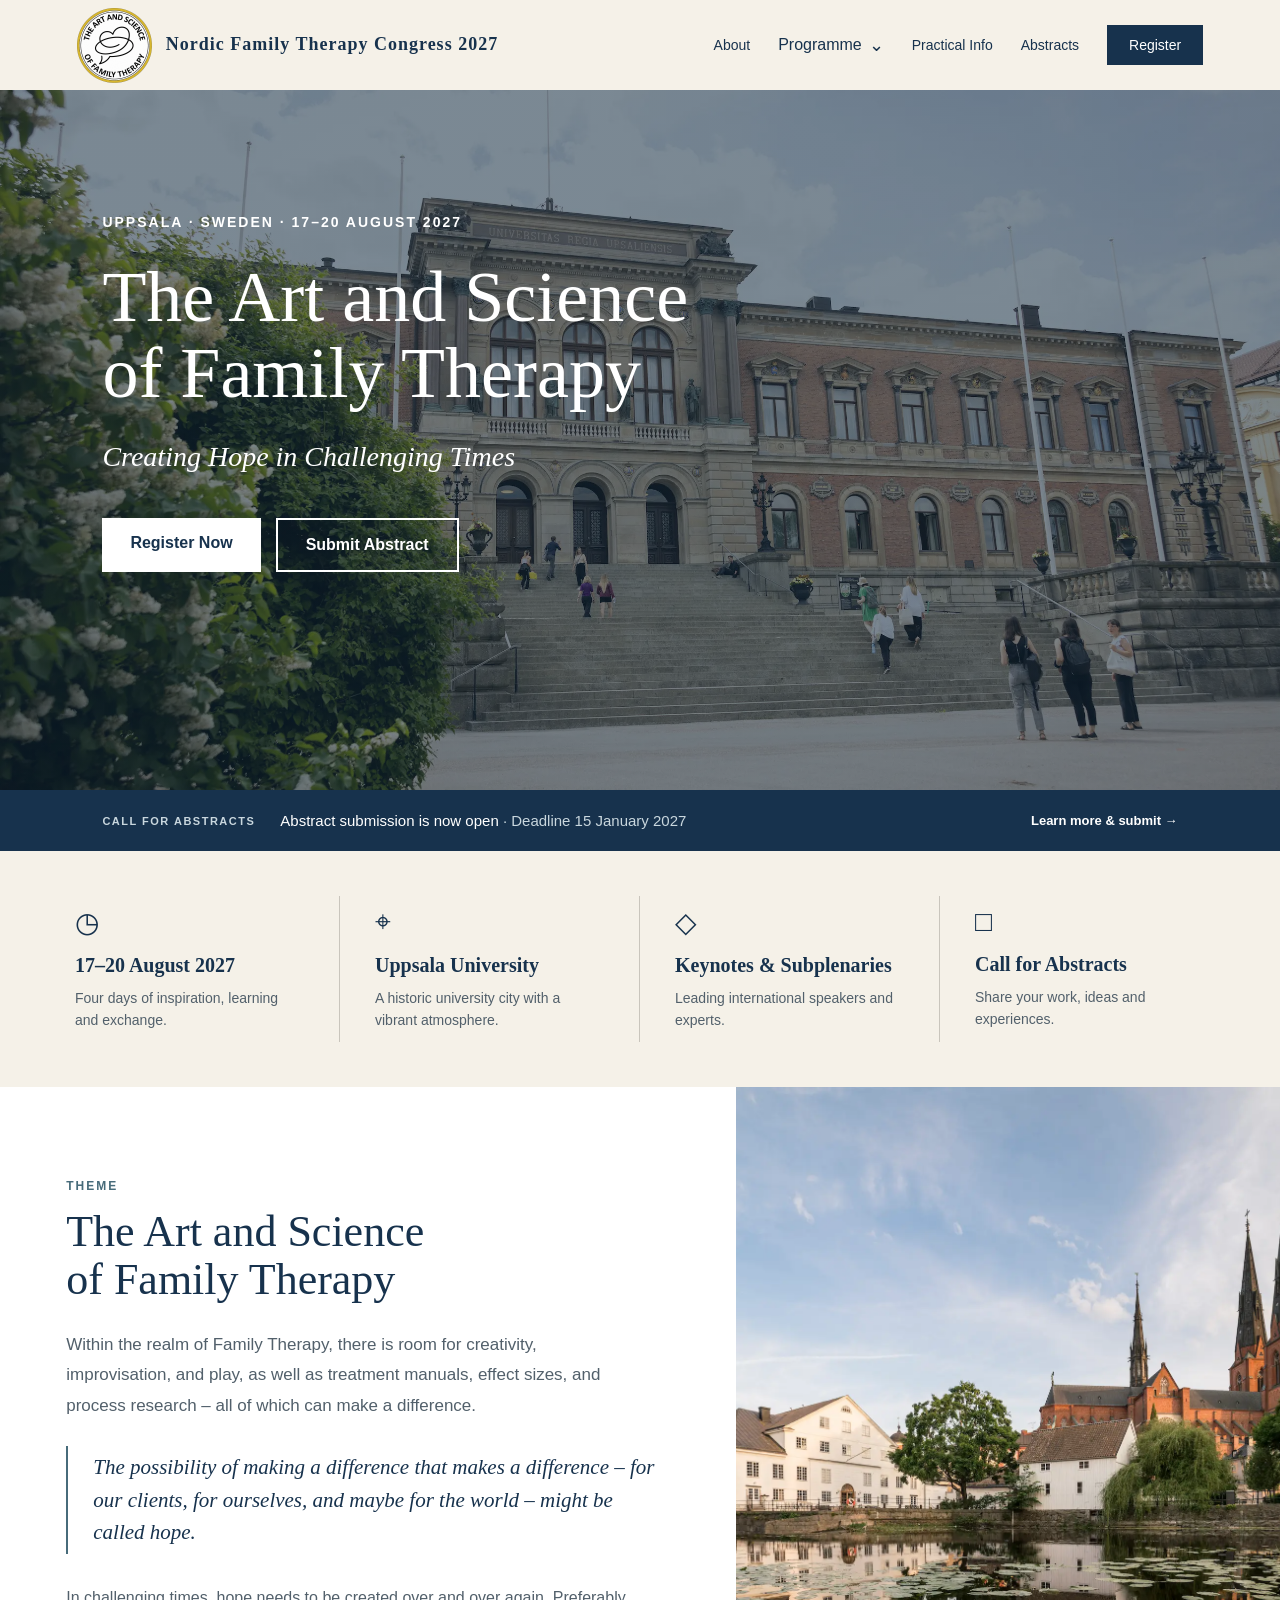
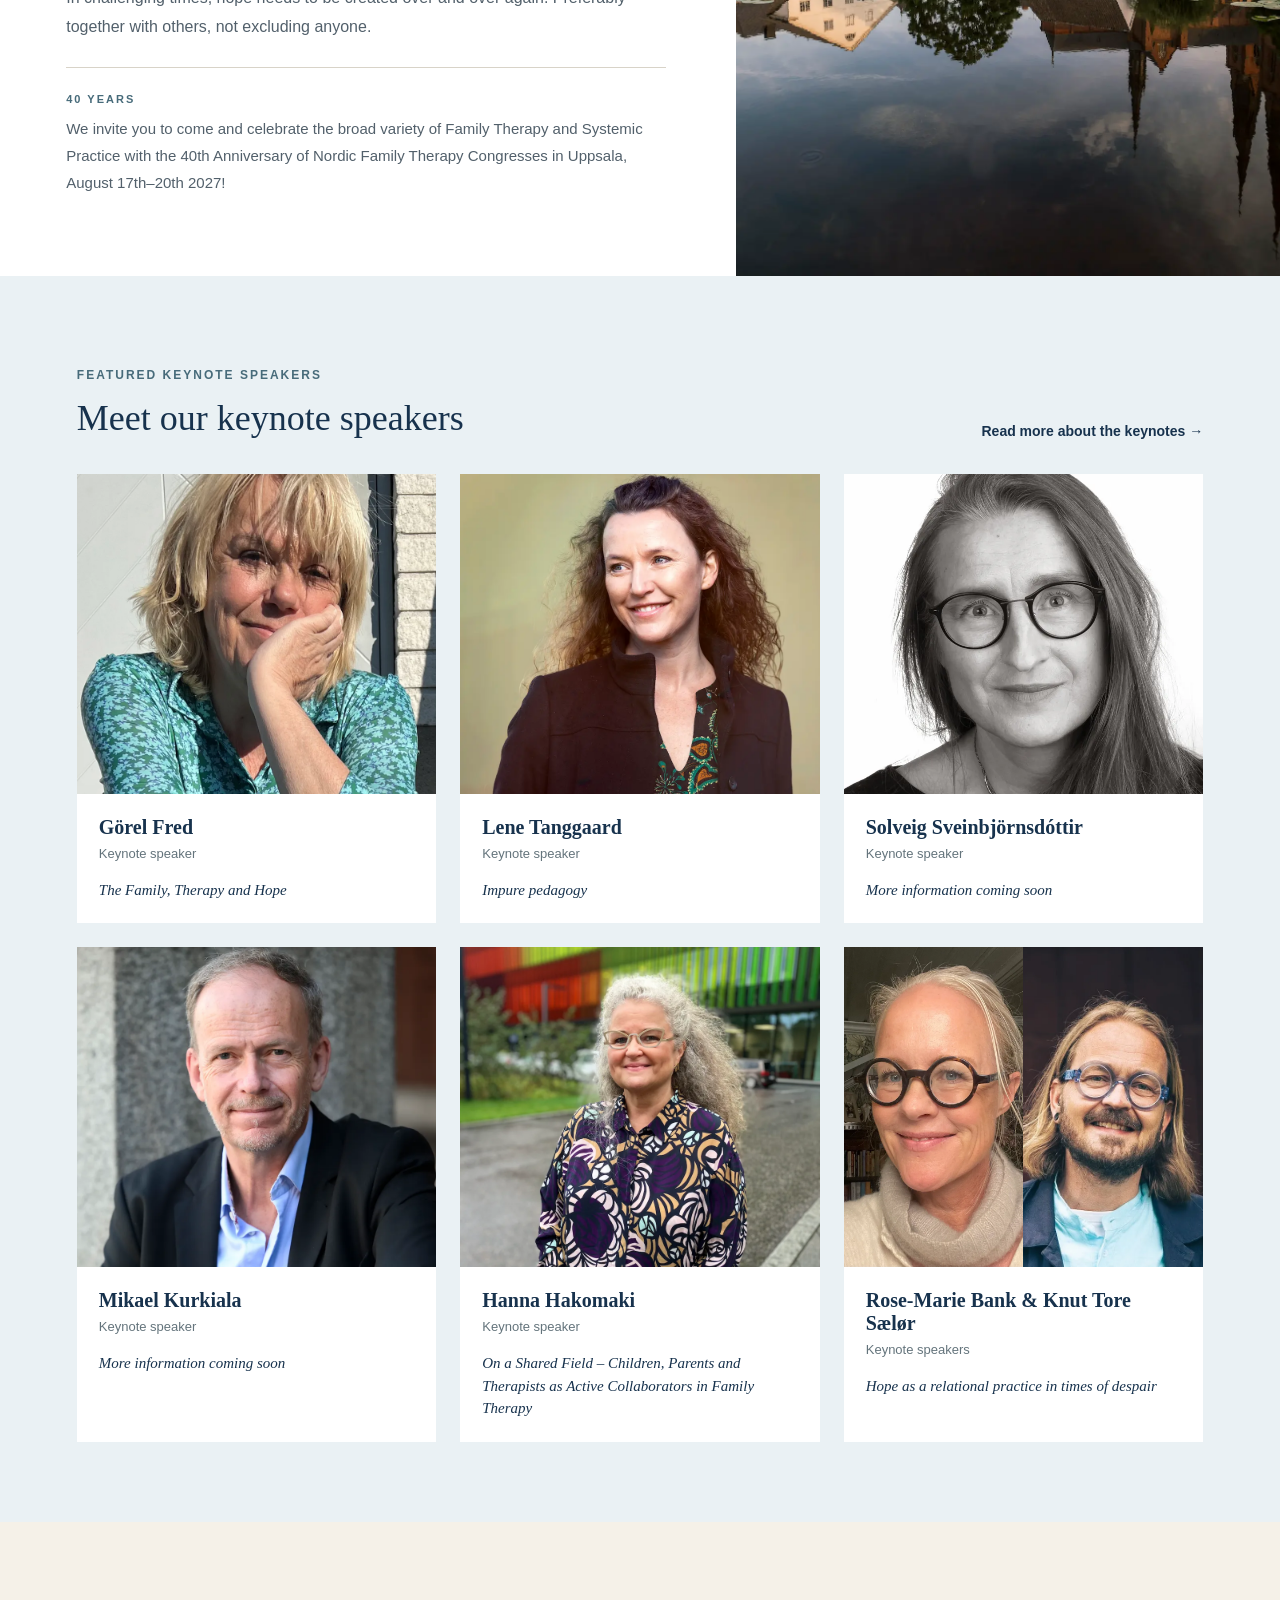
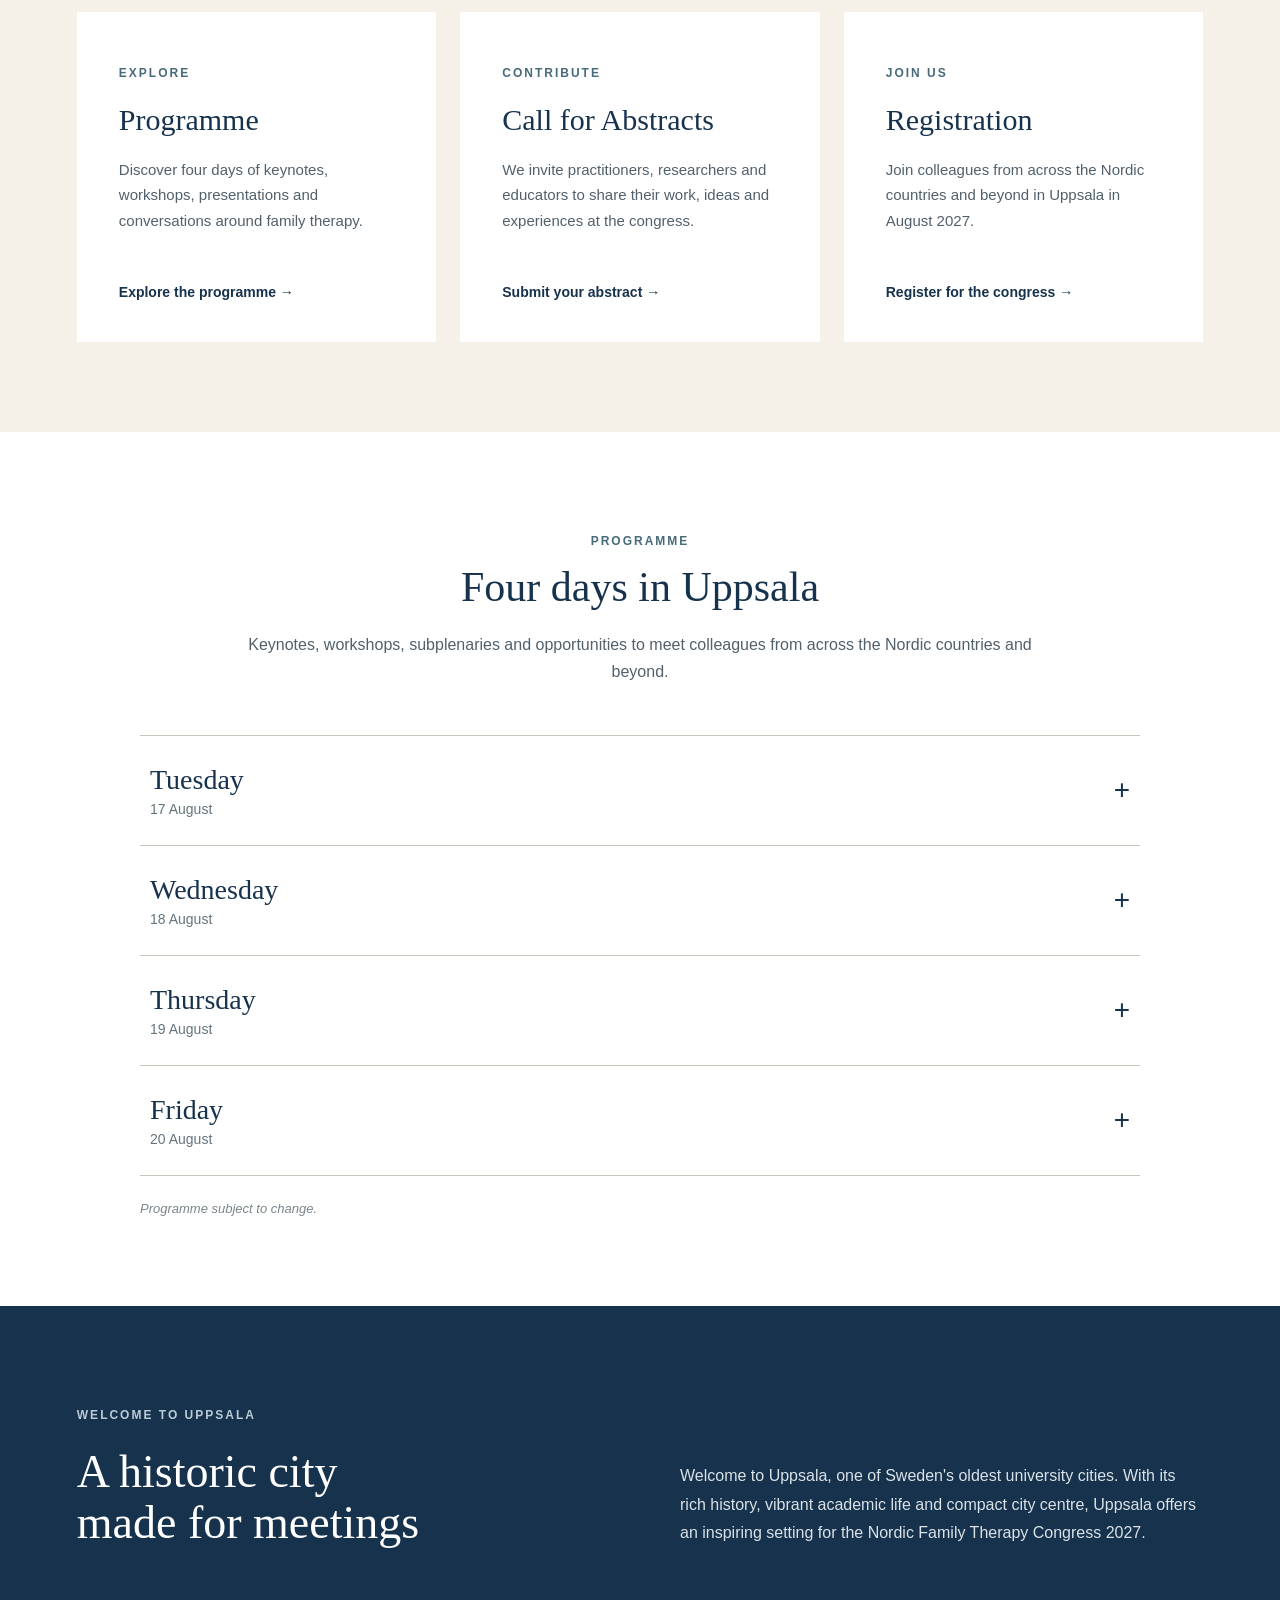
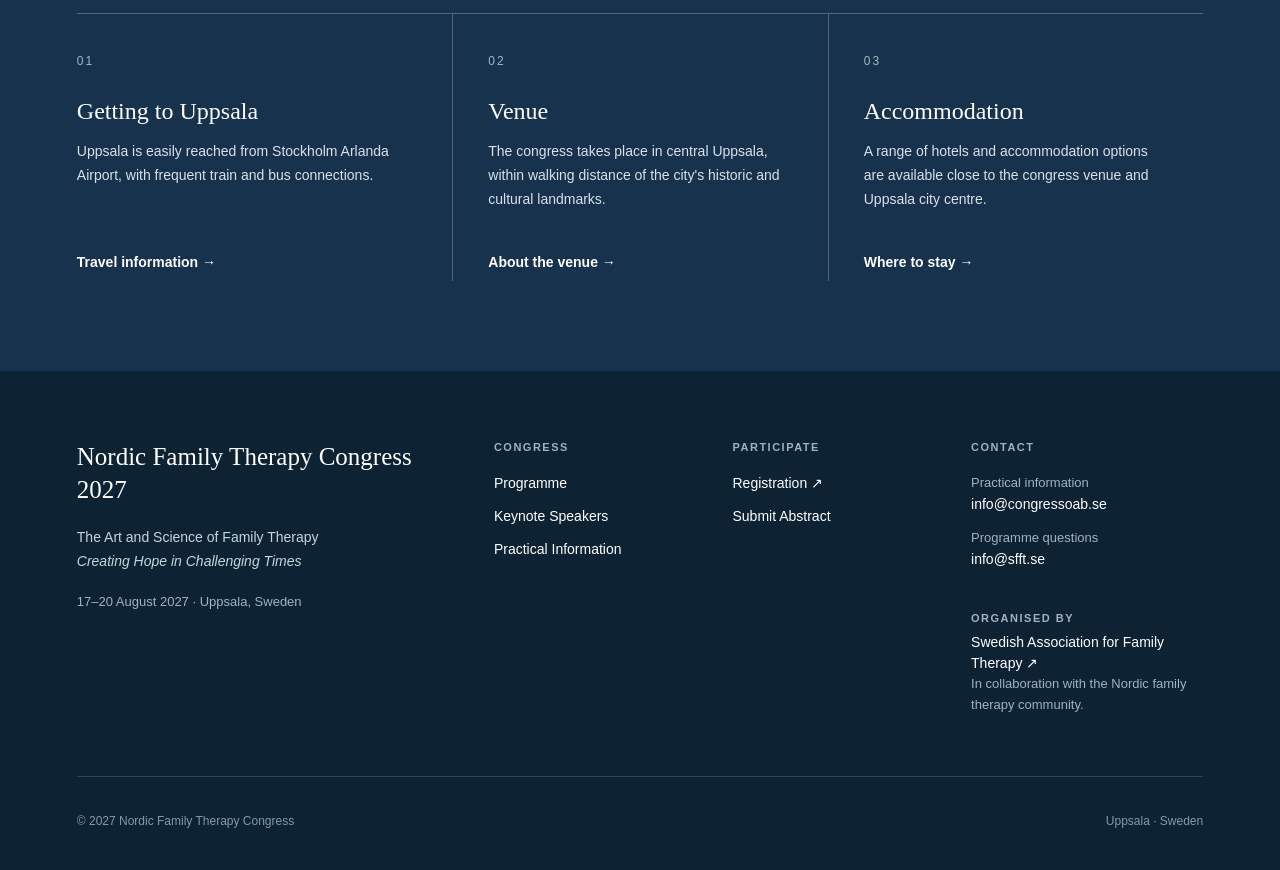
<file: index.html>
<!DOCTYPE html>
<html lang="en">

<head>
    <meta charset="UTF-8">
    <meta name="viewport" content="width=device-width, initial-scale=1.0">

    <title>Nordic Family Therapy Congress 2027</title>
    <link rel="stylesheet" href="css/style.css">
</head>

<body>

    <header>

        <div class="logo">
            <a href="index.html">
                <img src="images/logo.webp" alt="Nordic Family Therapy Congress 2027 logo">
                <span>Nordic Family Therapy Congress 2027</span>
            </a>
        </div>

        <button class="menu-toggle" aria-label="Open menu" aria-expanded="false">
            <span></span>
            <span></span>
            <span></span>
        </button>


        <nav id="main-nav">

            <a href="#about">About</a>

            <div class="nav-dropdown">
                <button class="nav-dropdown-toggle" type="button" aria-expanded="false"
                    aria-controls="programme-submenu">
                    Programme
                    <span class="dropdown-arrow" aria-hidden="true">⌄</span>
                </button>

                <div class="nav-dropdown-menu" id="programme-submenu">
                    <a href="#programme">Programme Overview</a>
                    <a href="keynotes.html">Keynote Speakers</a>
                    <a href="subplenaries.html">Subplenaries</a>
                </div>
            </div>

            <a href="practical-info.html">Practical Info</a>
            <a href="abstracts.html">Abstracts</a>

            <a class="register-button" href="https://axacoair.se/go?Ll78cadP" target="_blank" rel="noopener noreferrer">
                Register
            </a>

        </nav>


    </header>


    <main>

        <section class="hero">

            <p class="date">
                UPPSALA · SWEDEN · 17–20 AUGUST 2027
            </p>

            <h1>
                The Art and Science<br>
                of Family Therapy
            </h1>

            <h2>
                Creating Hope in Challenging Times
            </h2>

            <div class="buttons">
                <a class="primary-button" href="https://axacoair.se/go?Ll78cadP" target="_blank"
                    rel="noopener noreferrer">
                    Register Now
                </a>
                <a class="secondary-button" href="abstracts.html">
                    Submit Abstract
                </a>
            </div>

        </section>

        <section class="abstract-notice">
            <div class="abstract-notice-inner">

                <div class="abstract-notice-text">
                    <span>CALL FOR ABSTRACTS</span>
                    <p>
                        Abstract submission is now open
                        <strong>· Deadline 15 January 2027</strong>
                    </p>
                </div>

                <a href="abstracts.html">
                    Learn more &amp; submit →
                </a>

            </div>
        </section>

        <section class="quick-info">

            <div class="info-box">
                <div class="info-icon">◷</div>
                <h3>17–20 August 2027</h3>
                <p>Four days of inspiration, learning and exchange.</p>
            </div>

            <div class="info-box">
                <div class="info-icon">⌖</div>
                <h3>Uppsala University</h3>
                <p>A historic university city with a vibrant atmosphere.</p>
            </div>

            <div class="info-box">
                <div class="info-icon">◇</div>
                <h3>Keynotes & Subplenaries</h3>
                <p>Leading international speakers and experts.</p>
            </div>

            <div class="info-box">
                <div class="info-icon">□</div>
                <h3>Call for Abstracts</h3>
                <p>Share your work, ideas and experiences.</p>
            </div>

        </section>
        <section class="theme-section" id="about">

            <div class="theme-text">

                <p class="section-label">THEME</p>

                <h2>
                    The Art and Science<br>
                    of Family Therapy
                </h2>

                <p class="theme-lead">
                    Within the realm of Family Therapy, there is room for creativity,
                    improvisation, and play, as well as treatment manuals, effect sizes,
                    and process research – all of which can make a difference.
                </p>

                <blockquote class="theme-quote">
                    The possibility of making a difference that makes a difference
                    – for our clients, for ourselves, and maybe for the world –
                    might be called hope.
                </blockquote>

                <p>
                    In challenging times, hope needs to be created over and over again.
                    Preferably together with others, not excluding anyone.
                </p>

                <div class="anniversary-note">
                    <span>40 YEARS</span>

                    <p>
                        We invite you to come and celebrate the broad variety of
                        Family Therapy and Systemic Practice with the 40th Anniversary
                        of Nordic Family Therapy Congresses in Uppsala,
                        August 17th–20th 2027!
                    </p>
                </div>

            </div>

            <div class="theme-image">
                <img src="images/uppsala.webp" alt="Uppsala">
            </div>

        </section>
        <section class="speakers-section" id="speakers">

            <div class="section-heading">
                <div>
                    <p class="section-label">FEATURED KEYNOTE SPEAKERS</p>
                    <h2>Meet our keynote speakers</h2>
                </div>

                <a href="keynotes.html" class="text-link">
                    Read more about the keynotes →
                </a>
            </div>

            <div class="speakers-grid">

                <article class="speaker-card">

                    <img class="speaker-photo" src="images/speakers/gorel_fred.webp" alt="Gorel Fred">

                    <div class="speaker-info">
                        <h3>Görel Fred</h3>
                        <p class="speaker-meta">Keynote speaker</p>
                        <p class="speaker-title">
                            The Family, Therapy and Hope
                        </p>
                    </div>

                </article>

                <article class="speaker-card">

                    <img class="speaker-photo" src="images/speakers/lene_tanggaard.webp" alt="Lene Tanggaard">

                    <div class="speaker-info">
                        <h3>Lene Tanggaard</h3>
                        <p class="speaker-meta">Keynote speaker</p>
                        <p class="speaker-title">
                            Impure pedagogy
                        </p>
                    </div>

                </article>

                <article class="speaker-card">

                    <img class="speaker-photo" src="images/speakers/solveig_sveinbjornsdottir.webp"
                        alt="Solveig Sveinbjörnsdóttir">

                    <div class="speaker-info">
                        <h3>Solveig Sveinbjörnsdóttir</h3>
                        <p class="speaker-meta">Keynote speaker</p>
                        <p class="speaker-title">
                            More information coming soon
                        </p>
                    </div>

                </article>

                <article class="speaker-card">

                    <img class="speaker-photo mikael-photo" src="images/speakers/mikael_kurkiala.webp"
                        alt="Mikael Kurkiala">

                    <div class="speaker-info">
                        <h3>Mikael Kurkiala</h3>
                        <p class="speaker-meta">Keynote speaker</p>
                        <p class="speaker-title">
                            More information coming soon
                        </p>
                    </div>

                </article>

                <article class="speaker-card">

                    <img class="speaker-photo" src="images/speakers/hanna_hakomaki.webp" alt="Hanna Hakomaki">

                    <div class="speaker-info">
                        <h3>Hanna Hakomaki</h3>
                        <p class="speaker-meta">Keynote speaker</p>
                        <p class="speaker-title">
                            On a Shared Field – Children, Parents and Therapists as Active Collaborators in Family
                            Therapy
                        </p>
                    </div>

                </article>

                <article class="speaker-card">

                    <div class="dual-speaker-photo">

                        <img src="images/speakers/rose-marie_bank.webp" alt="Rose-Marie Bank">

                        <img src="images/speakers/knut_tore_salor.webp" alt="Knut Tore Sælør">

                    </div>

                    <div class="speaker-info">
                        <h3>Rose-Marie Bank & Knut Tore Sælør</h3>

                        <p class="speaker-meta">
                            Keynote speakers
                        </p>

                        <p class="speaker-title">
                            Hope as a relational practice in times of despair
                        </p>
                    </div>

                </article>

            </div>

        </section>
        <section class="action-section">

            <div class="action-grid">

                <article class="action-card">
                    <p class="section-label">EXPLORE</p>
                    <h2>Programme</h2>
                    <p>
                        Discover four days of keynotes, workshops, presentations
                        and conversations around family therapy.
                    </p>

                    <a href="#programme" class="action-link">
                        Explore the programme →
                    </a>
                </article>

                <article class="action-card">
                    <p class="section-label">CONTRIBUTE</p>
                    <h2>Call for Abstracts</h2>
                    <p>
                        We invite practitioners, researchers and educators to share
                        their work, ideas and experiences at the congress.
                    </p>


                    <a href="abstracts.html" class="action-link">
                        Submit your abstract →
                    </a>


                </article>

                <article class="action-card">
                    <p class="section-label">JOIN US</p>
                    <h2>Registration</h2>
                    <p>
                        Join colleagues from across the Nordic countries and beyond
                        in Uppsala in August 2027.
                    </p>

                    <a href="https://axacoair.se/go?Ll78cadP" class="action-link" target="_blank"
                        rel="noopener noreferrer">
                        Register for the congress →
                    </a>
                </article>

            </div>

        </section>

        <section class="programme-section" id="programme">

            <div class="programme-heading">
                <p class="section-label">PROGRAMME</p>
                <h2>Four days in Uppsala</h2>
                <p>
                    Keynotes, workshops, subplenaries and opportunities to meet
                    colleagues from across the Nordic countries and beyond.
                </p>
            </div>

            <div class="programme-days">

                <!-- TUESDAY -->
                <details class="programme-day">
                    <summary>
                        <div>
                            <span class="day-name">Tuesday</span>
                            <span class="day-date">17 August</span>
                        </div>
                        <span class="day-symbol">+</span>
                    </summary>

                    <div class="programme-content">

                        <div class="programme-item">
                            <time>15.00–20.00</time>
                            <span>Pre-registration</span>
                        </div>

                        <div class="programme-item">
                            <time>17.00</time>
                            <span>Optional tour of the city</span>
                        </div>

                        <div class="programme-item">
                            <time>19.00</time>
                            <span>Meet and greet at Norrlands Nation</span>
                        </div>

                    </div>
                </details>


                <!-- WEDNESDAY -->
                <details class="programme-day">
                    <summary>
                        <div>
                            <span class="day-name">Wednesday</span>
                            <span class="day-date">18 August</span>
                        </div>
                        <span class="day-symbol">+</span>
                    </summary>

                    <div class="programme-content">

                        <div class="programme-item">
                            <time>07.30</time>
                            <span>Morning activity</span>
                        </div>

                        <div class="programme-item">
                            <time>08.00–17.30</time>
                            <span>Registration and reception</span>
                        </div>

                        <div class="programme-item">
                            <time>09.00</time>
                            <span>Opening Ceremony</span>
                        </div>

                        <div class="programme-item keynote-item">
                            <time>09.30</time>
                            <span><strong>Keynote — Görel Fred</strong> · Sweden</span>
                        </div>

                        <div class="programme-item">
                            <time>10.30</time>
                            <span>Coffee break</span>
                        </div>

                        <div class="programme-item keynote-item">
                            <time>11.00</time>
                            <span><strong>Keynote — Lene Tanggaard</strong> · Denmark</span>
                        </div>

                        <div class="programme-item">
                            <time>12.00</time>
                            <span>Practical information / Cultural moment</span>
                        </div>

                        <div class="programme-item">
                            <time>12.15</time>
                            <span>Lunch</span>
                        </div>

                        <div class="programme-item">
                            <time>13.30</time>
                            <span>Subplenaries</span>
                        </div>

                        <div class="programme-item">
                            <time>14.30</time>
                            <span>Coffee break</span>
                        </div>

                        <div class="programme-item">
                            <time>15.00</time>
                            <span>Workshops / W1</span>
                        </div>

                        <div class="programme-item">
                            <time>15.45</time>
                            <span>Break</span>
                        </div>

                        <div class="programme-item">
                            <time>16.15</time>
                            <span>Workshops / W2</span>
                        </div>

                        <div class="programme-item">
                            <time>17.00</time>
                            <span>End of day</span>
                        </div>

                        <div class="programme-item">
                            <time>19.00</time>
                            <span>
                                Evening activities — guided tour in Uppsala Cathedral
                                and other activities
                            </span>
                        </div>

                    </div>
                </details>


                <!-- THURSDAY -->
                <details class="programme-day">
                    <summary>
                        <div>
                            <span class="day-name">Thursday</span>
                            <span class="day-date">19 August</span>
                        </div>
                        <span class="day-symbol">+</span>
                    </summary>

                    <div class="programme-content">

                        <div class="programme-item">
                            <time>07.30</time>
                            <span>Morning activity</span>
                        </div>

                        <div class="programme-item">
                            <time>08.00–18.30</time>
                            <span>Registration</span>
                        </div>

                        <div class="programme-item">
                            <time>08.30</time>
                            <span>Cultural activity</span>
                        </div>

                        <div class="programme-item keynote-item">
                            <time>08.45</time>
                            <span><strong>Keynote — Solveig Sveinbjörnsdóttir</strong> · Iceland</span>
                        </div>

                        <div class="programme-item">
                            <time>09.45</time>
                            <span>Coffee break</span>
                        </div>

                        <div class="programme-item keynote-item">
                            <time>10.15</time>
                            <span><strong>Keynote — Mikael Kurkiala</strong> · Sweden</span>
                        </div>

                        <div class="programme-item">
                            <time>11.15</time>
                            <span>Break</span>
                        </div>

                        <div class="programme-item">
                            <time>11.30</time>
                            <span>Workshops</span>
                        </div>

                        <div class="programme-item">
                            <time>12.15</time>
                            <span>Lunch</span>
                        </div>

                        <div class="programme-item">
                            <time>13.30</time>
                            <span>Subplenaries</span>
                        </div>

                        <div class="programme-item">
                            <time>14.30</time>
                            <span>Fika</span>
                        </div>

                        <div class="programme-item">
                            <time>15.00</time>
                            <span>Workshops / W4</span>
                        </div>

                        <div class="programme-item">
                            <time>15.45</time>
                            <span>Break</span>
                        </div>

                        <div class="programme-item">
                            <time>16.15</time>
                            <span>Workshops / W5</span>
                        </div>

                        <div class="programme-item">
                            <time>17.00</time>
                            <span>End of day</span>
                        </div>

                        <div class="programme-item">
                            <time>18.00–18.30</time>
                            <span>Welcome to Uppsala Castle for mingle</span>
                        </div>

                        <div class="programme-item">
                            <time>18.30</time>
                            <span>Doors open for the Castle Ball</span>
                        </div>

                        <div class="programme-item">
                            <time>19.00</time>
                            <span>Dinner begins</span>
                        </div>

                    </div>
                </details>


                <!-- FRIDAY -->
                <details class="programme-day">
                    <summary>
                        <div>
                            <span class="day-name">Friday</span>
                            <span class="day-date">20 August</span>
                        </div>
                        <span class="day-symbol">+</span>
                    </summary>

                    <div class="programme-content">

                        <div class="programme-item">
                            <time>07.30</time>
                            <span>Morning activity</span>
                        </div>

                        <div class="programme-item">
                            <time>08.00–13.00</time>
                            <span>Reception open</span>
                        </div>

                        <div class="programme-item">
                            <time>08.30</time>
                            <span>Cultural opening</span>
                        </div>

                        <div class="programme-item keynote-item">
                            <time>08.45</time>
                            <span><strong>Keynote — Hanna Hakomäki</strong> · Finland</span>
                        </div>

                        <div class="programme-item">
                            <time>09.45</time>
                            <span>Coffee break</span>
                        </div>

                        <div class="programme-item">
                            <time>10.15</time>
                            <span>Workshops / W6</span>
                        </div>

                        <div class="programme-item">
                            <time>11.00</time>
                            <span>Break</span>
                        </div>

                        <div class="programme-item">
                            <time>11.30</time>
                            <span>Workshops / W7</span>
                        </div>

                        <div class="programme-item">
                            <time>12.15</time>
                            <span>Lunch</span>
                        </div>

                        <div class="programme-item keynote-item">
                            <time>13.30</time>
                            <span>
                                <strong>Keynote — Knut Tore Sælør &amp; Rose-Marie Bank</strong>
                                · Norway
                            </span>
                        </div>

                        <div class="programme-item">
                            <time>14.30</time>
                            <span>Closing Ceremony</span>
                        </div>

                        <div class="programme-item">
                            <time>15.15</time>
                            <span>End of Congress</span>
                        </div>

                    </div>
                </details>

            </div>

            <p class="programme-note">
                Programme subject to change.
            </p>

        </section>
        <section class="uppsala-section" id="practical-info">

            <div class="uppsala-intro">

                <p class="section-label light-label">WELCOME TO UPPSALA</p>

                <h2>
                    A historic city<br>
                    made for meetings
                </h2>

                <p>
                    Welcome to Uppsala, one of Sweden's oldest university cities.
                    With its rich history, vibrant academic life and compact city
                    centre, Uppsala offers an inspiring setting for the Nordic
                    Family Therapy Congress 2027.
                </p>

            </div>

            <div class="practical-grid">

                <article class="practical-item">
                    <span class="practical-number">01</span>
                    <h3>Getting to Uppsala</h3>
                    <p>
                        Uppsala is easily reached from Stockholm Arlanda Airport,
                        with frequent train and bus connections.
                    </p>
                    <a href="practical-info.html#getting-here" class="light-link">
                        Travel information →
                    </a>
                </article>

                <article class="practical-item">
                    <span class="practical-number">02</span>
                    <h3>Venue</h3>
                    <p>
                        The congress takes place in central Uppsala, within walking
                        distance of the city's historic and cultural landmarks.
                    </p>
                    <a href="practical-info.html" class="light-link">
                        About the venue →
                    </a>
                </article>

                <article class="practical-item">
                    <span class="practical-number">03</span>
                    <h3>Accommodation</h3>
                    <p>
                        A range of hotels and accommodation options are available
                        close to the congress venue and Uppsala city centre.
                    </p>
                    <a href="practical-info.html#accommodation" class="light-link">
                        Where to stay →
                    </a>
                </article>

            </div>

        </section>
    </main>
    <footer class="site-footer">

        <div class="footer-main">

            <div class="footer-brand">
                <p class="footer-title">
                    Nordic Family Therapy Congress 2027
                </p>

                <p class="footer-theme">
                    The Art and Science of Family Therapy<br>
                    <em>Creating Hope in Challenging Times</em>
                </p>

                <p class="footer-date">
                    17–20 August 2027 · Uppsala, Sweden
                </p>
            </div>

            <div class="footer-links">
                <h3>Congress</h3>

                <a href="#programme">Programme</a>
                <a href="keynotes.html">Keynote Speakers</a>
                <a href="practical-info.html">Practical Information</a>
            </div>

            <div class="footer-links">
                <h3>Participate</h3>

                <a href="https://axacoair.se/go?Ll78cadP" target="_blank" rel="noopener noreferrer">
                    Registration ↗
                </a>

                <a href="abstracts.html">Submit Abstract</a>
            </div>

            <div class="footer-links">
                <h3>Contact</h3>

                <p>
                    Practical information<br>
                    <a href="mailto:info@congressoab.se">info@congressoab.se</a>
                </p>

                <p>
                    Programme questions<br>
                    <a href="mailto:info@sfft.se">info@sfft.se</a>
                </p>

                <div class="footer-organiser">
                    <h3>Organised by</h3>
                    <a href="https://sfft.se/" target="_blank" rel="noopener noreferrer">
                        Swedish Association for Family Therapy ↗
                    </a>
                    <p>In collaboration with the Nordic family therapy community.</p>
                </div>
            </div>

        </div>

        <div class="footer-bottom">
            <p>© 2027 Nordic Family Therapy Congress</p>

            <p>Uppsala · Sweden</p>
        </div>

    </footer>

    <script>
        const menuToggle = document.querySelector('.menu-toggle');
        const navigation = document.querySelector('#main-nav');

        menuToggle.addEventListener('click', function () {
            navigation.classList.toggle('open');

            const isOpen = navigation.classList.contains('open');

            menuToggle.setAttribute('aria-expanded', isOpen);
        });

        navigation.querySelectorAll('a').forEach(function (link) {
            link.addEventListener('click', function () {
                navigation.classList.remove('open');
                menuToggle.setAttribute('aria-expanded', 'false');
            });
        });
    </script>


    <script>
        const programmeToggle = document.querySelector(".nav-dropdown-toggle");
        const programmeDropdown = document.querySelector(".nav-dropdown");

        if (programmeToggle && programmeDropdown) {
            programmeToggle.addEventListener("click", function () {
                const isOpen = programmeDropdown.classList.toggle("open");
                programmeToggle.setAttribute("aria-expanded", isOpen);
            });

            document.addEventListener("click", function (event) {
                if (!programmeDropdown.contains(event.target)) {
                    programmeDropdown.classList.remove("open");
                    programmeToggle.setAttribute("aria-expanded", "false");
                }
            });

            document.addEventListener("keydown", function (event) {
                if (event.key === "Escape") {
                    programmeDropdown.classList.remove("open");
                    programmeToggle.setAttribute("aria-expanded", "false");
                }
            });
        }
    </script>


</body>

</html>
</file>
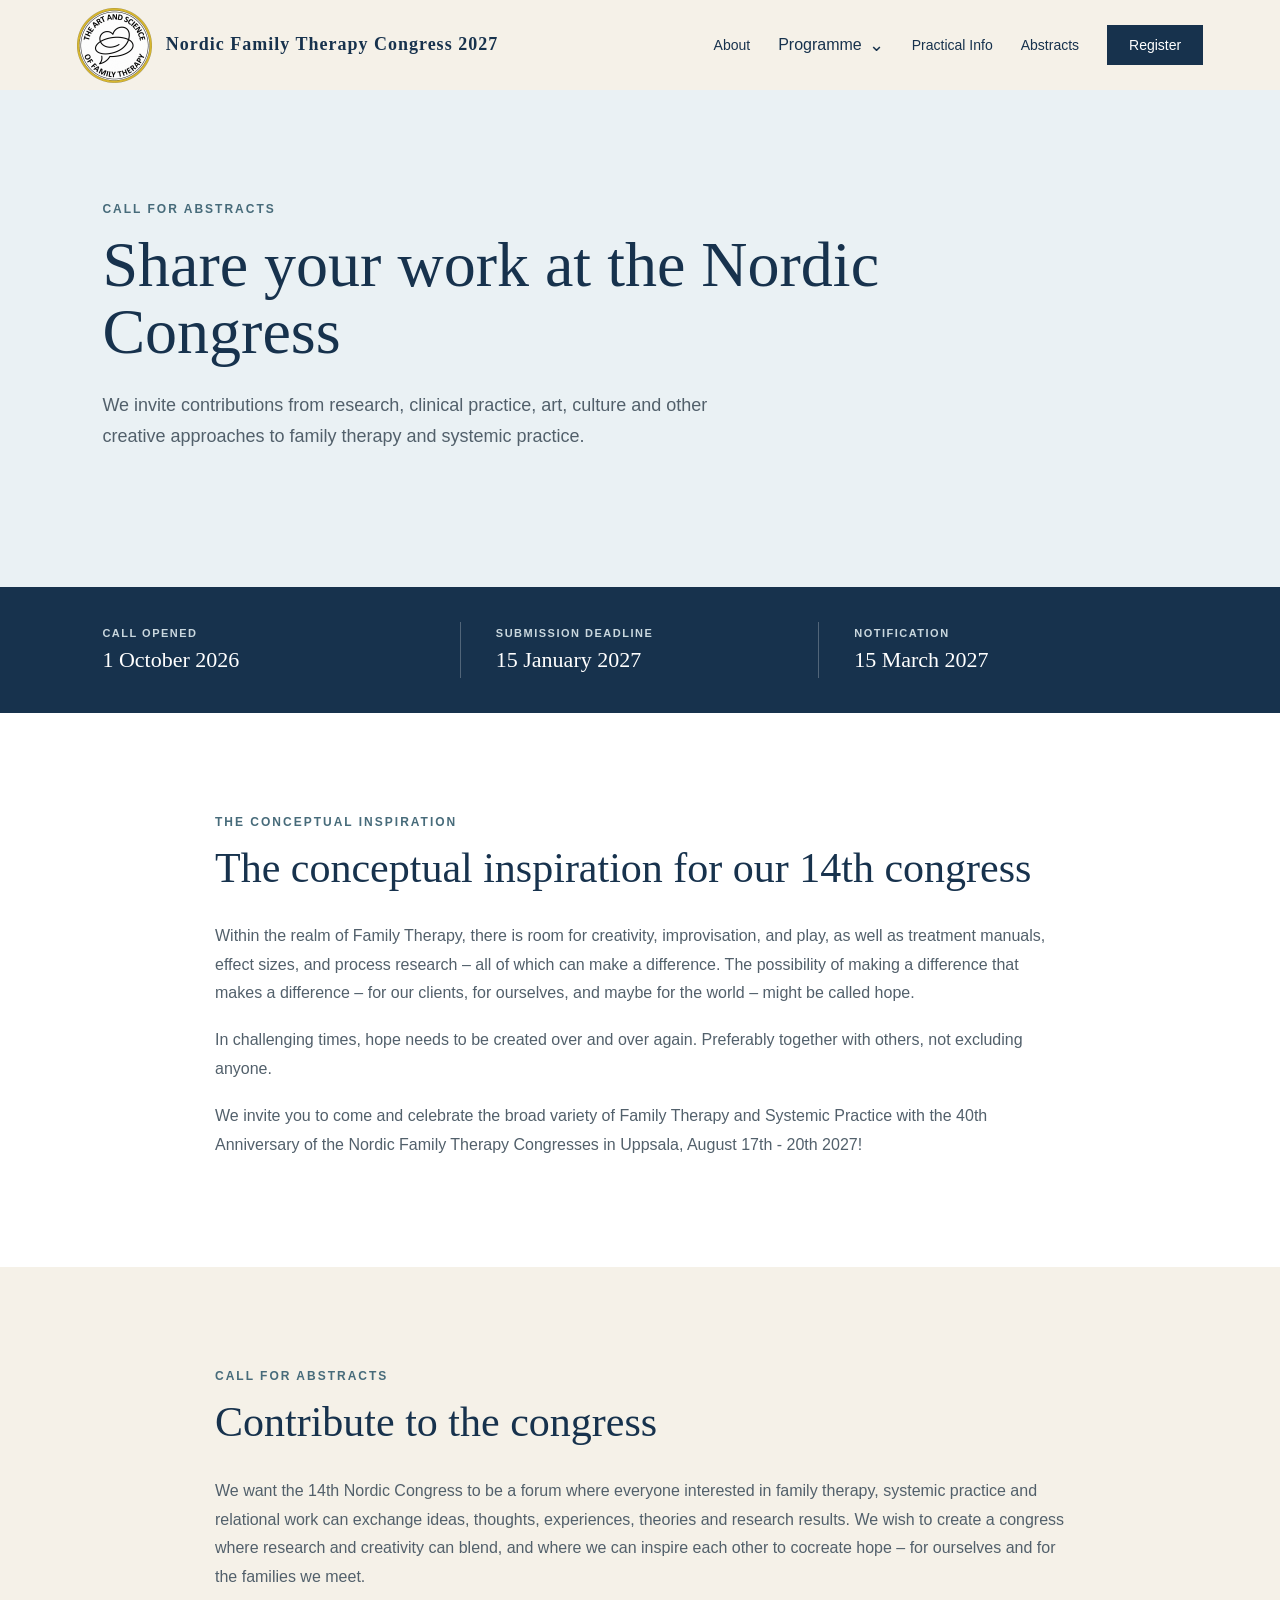
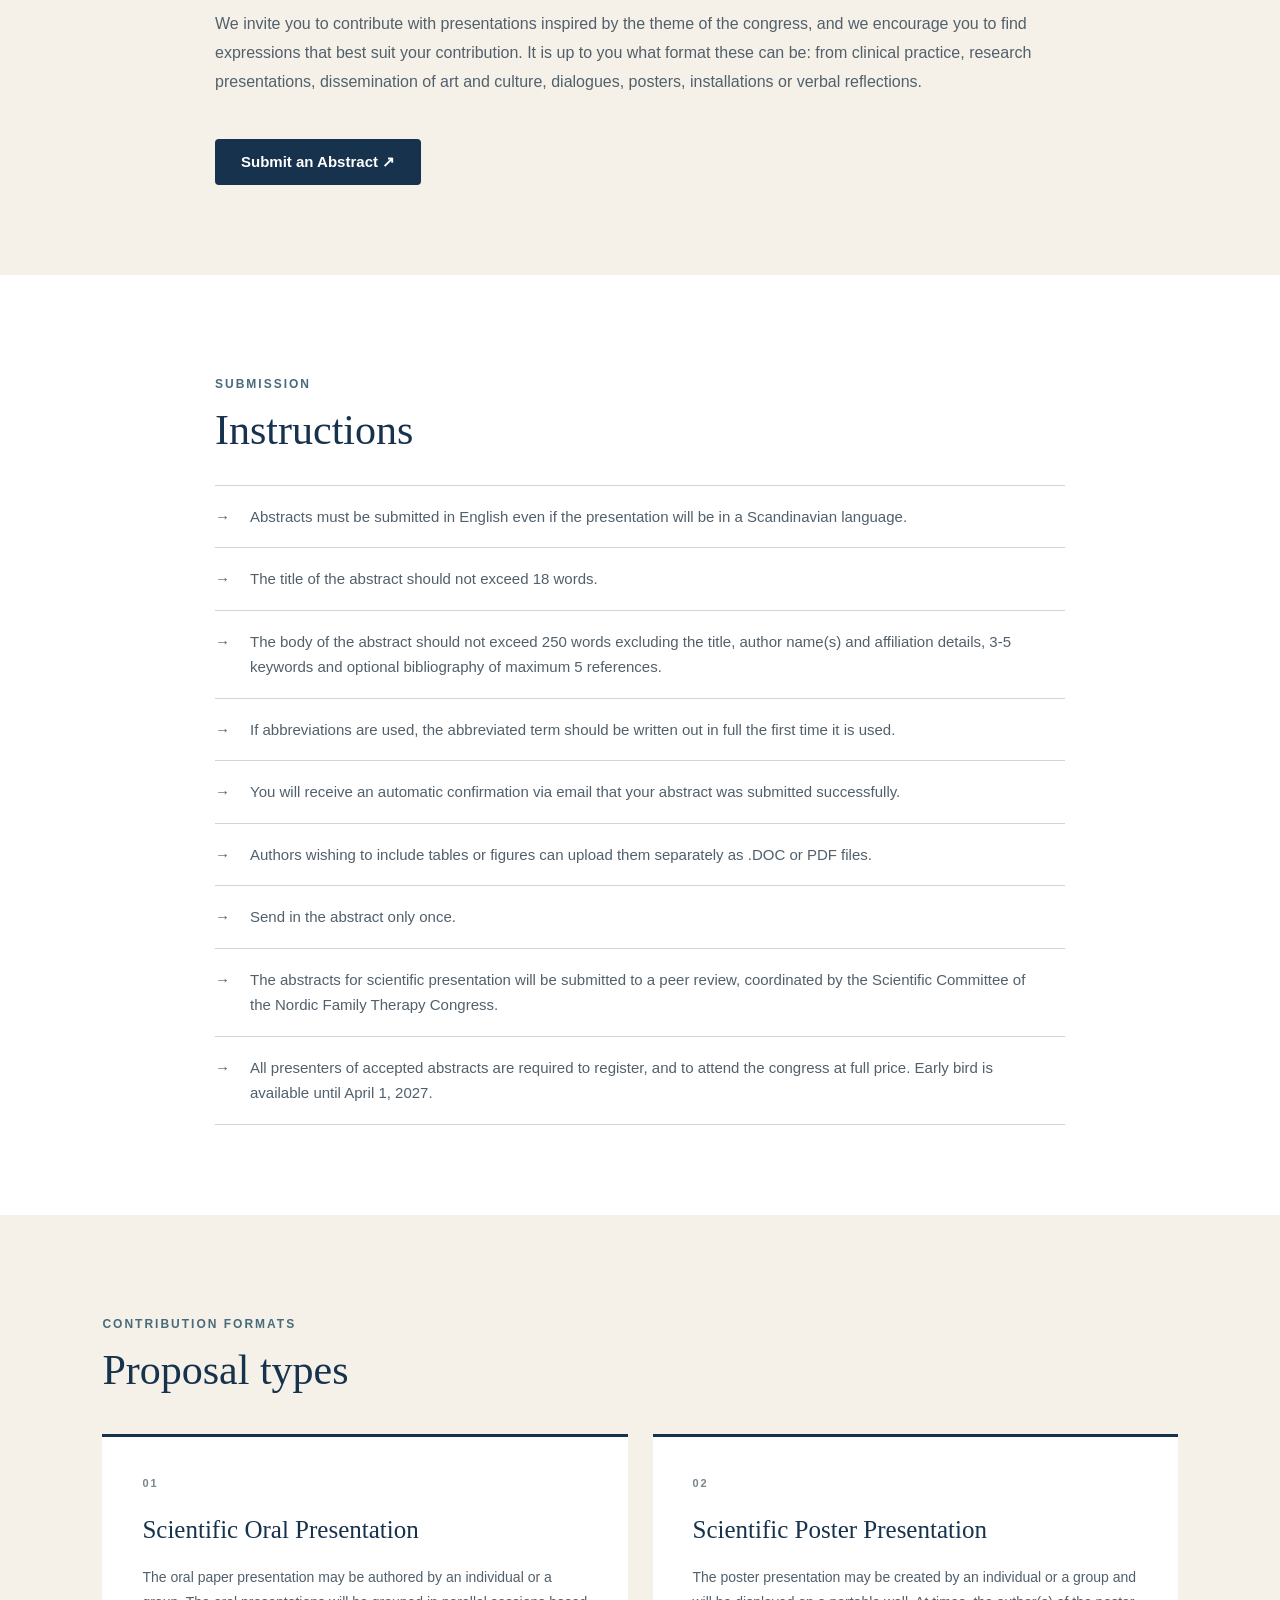
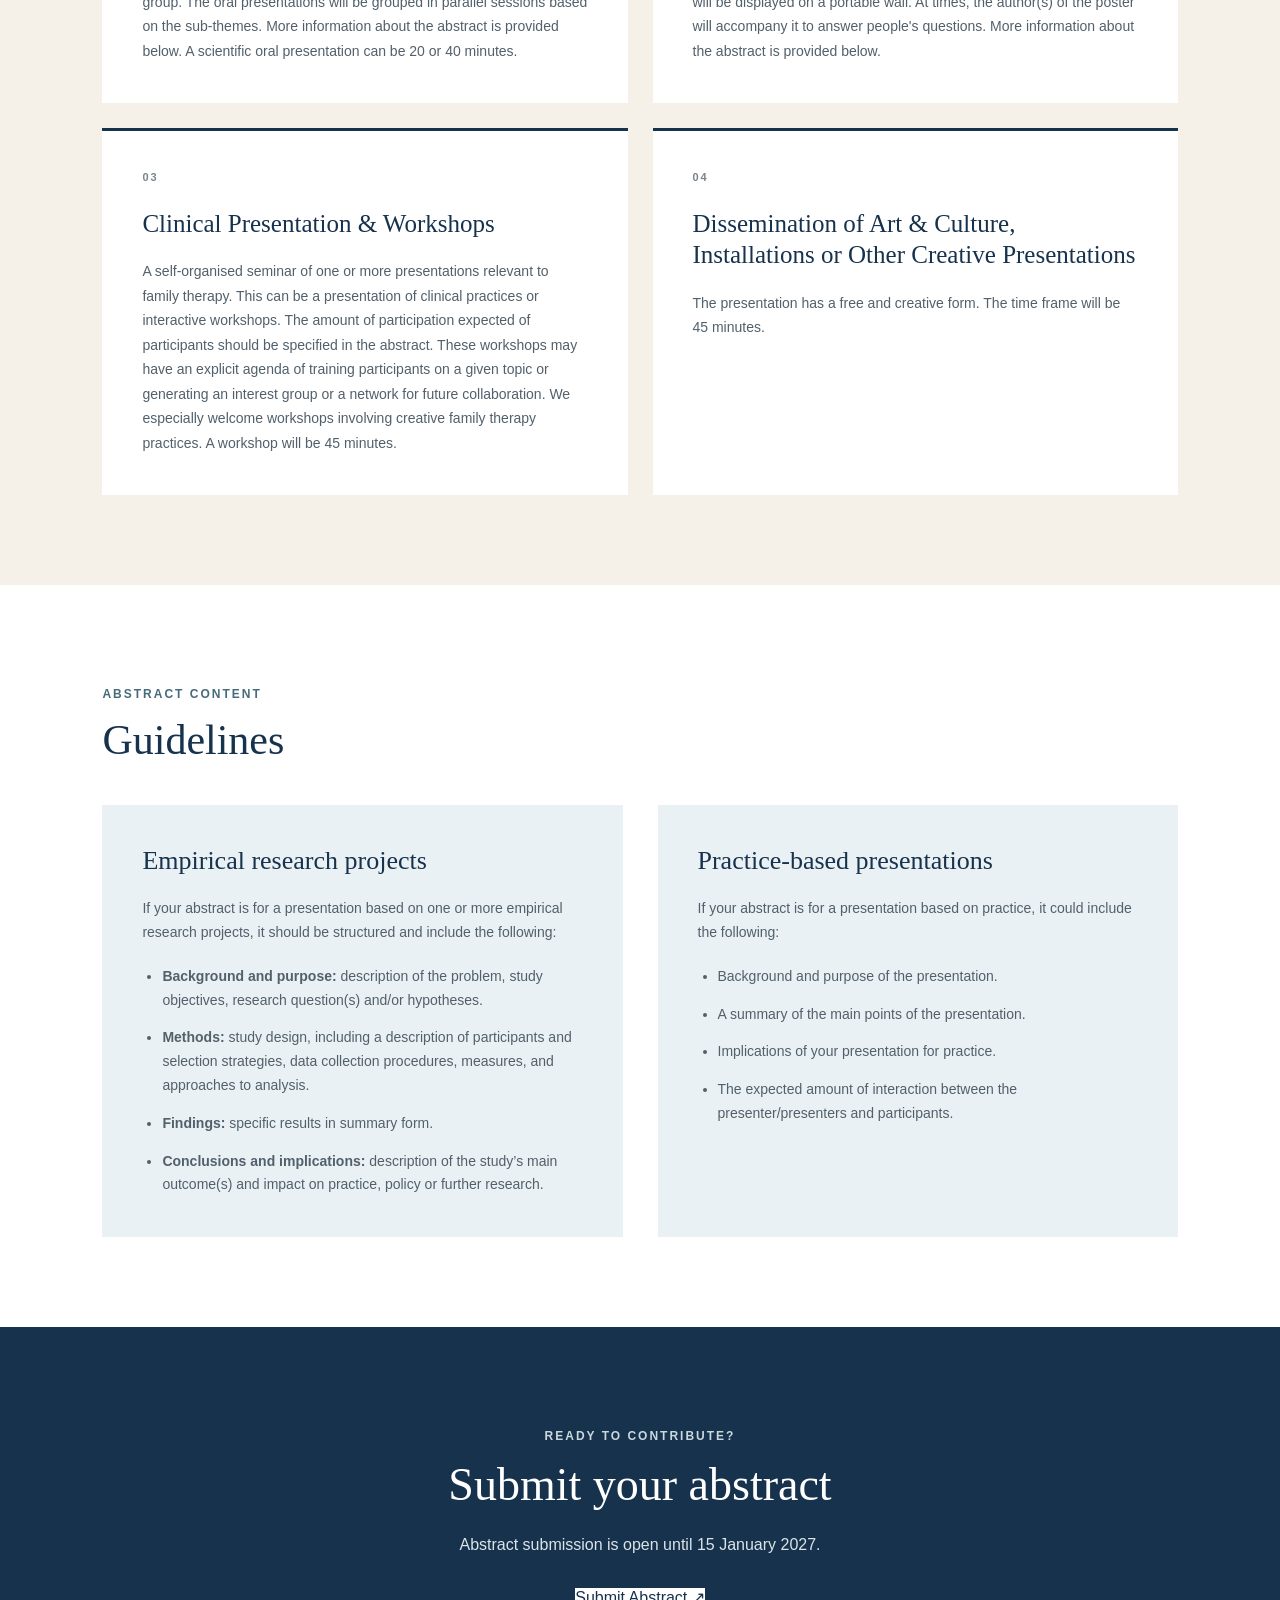
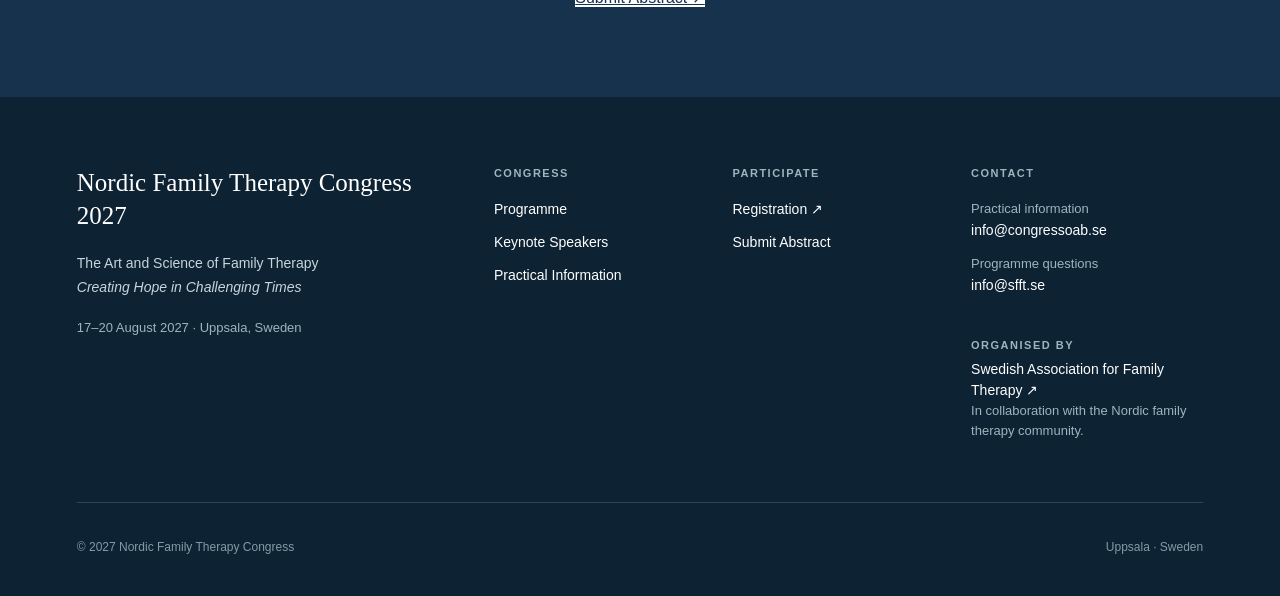
<file: abstracts.html>
<!DOCTYPE html>
<html lang="en">

<head>
    <meta charset="UTF-8">
    <meta name="viewport" content="width=device-width, initial-scale=1.0">

    <title>Practical Information | Nordic Family Therapy Congress 2027</title>

    <link rel="stylesheet" href="css/style.css">
</head>

<body>

    <header>

        <div class="logo">
            <a href="index.html">
                <img src="images/logo.webp" alt="Nordic Family Therapy Congress 2027 logo">
                <span>Nordic Family Therapy Congress 2027</span>
            </a>
        </div>

        <button class="menu-toggle" aria-label="Open menu" aria-expanded="false">
            <span></span>
            <span></span>
            <span></span>
        </button>


        <nav id="main-nav">

            <a href="index.html#about">About</a>

            <div class="nav-dropdown">
                <button class="nav-dropdown-toggle" type="button" aria-expanded="false"
                    aria-controls="programme-submenu">
                    Programme
                    <span class="dropdown-arrow" aria-hidden="true">⌄</span>
                </button>

                <div class="nav-dropdown-menu" id="programme-submenu">
                    <a href="index.html#programme">Programme Overview</a>
                    <a href="keynotes.html">Keynote Speakers</a>
                    <a href="subplenaries.html">Subplenaries</a>
                </div>
            </div>

            <a href="practical-info.html">Practical Info</a>
            <a href="abstracts.html">Abstracts</a>

            <a class="register-button" href="https://axacoair.se/go?Ll78cadP" target="_blank" rel="noopener noreferrer">
                Register
            </a>

        </nav>


    </header>


    <main>

        <!-- ABSTRACTS HERO -->
        <section class="subpage-hero abstracts-hero">
            <p class="section-label">CALL FOR ABSTRACTS</p>
            <h1>Share your work at the Nordic Congress</h1>

            <p class="subpage-intro">
                We invite contributions from research, clinical practice, art,
                culture and other creative approaches to family therapy and
                systemic practice.
            </p>

            <div class="abstract-hero-action">

            </div>
        </section>


        <!-- IMPORTANT DATES -->
        <section class="abstract-dates">
            <div class="abstract-dates-inner">

                <div class="abstract-date">
                    <span>CALL OPENED</span>
                    <strong>1 October 2026</strong>
                </div>

                <div class="abstract-date">
                    <span>SUBMISSION DEADLINE</span>
                    <strong>15 January 2027</strong>
                </div>

                <div class="abstract-date">
                    <span>NOTIFICATION</span>
                    <strong>15 March 2027</strong>
                </div>

            </div>
        </section>


        <!-- CONCEPTUAL INSPIRATION -->
        <section class="abstract-section">
            <div class="abstract-content">

                <p class="section-label">THE CONCEPTUAL INSPIRATION</p>
                <h2>The conceptual inspiration for our 14th congress</h2>

                <p>
                    Within the realm of Family Therapy, there is room for creativity,
                    improvisation, and play, as well as treatment manuals, effect sizes,
                    and process research – all of which can make a difference. The
                    possibility of making a difference that makes a difference – for our
                    clients, for ourselves, and maybe for the world – might be called hope.
                </p>

                <p>
                    In challenging times, hope needs to be created over and over again.
                    Preferably together with others, not excluding anyone.
                </p>

                <p>
                    We invite you to come and celebrate the broad variety of Family Therapy
                    and Systemic Practice with the 40th Anniversary of the Nordic Family
                    Therapy Congresses in Uppsala, August 17th - 20th 2027!
                </p>

            </div>
        </section>


        <!-- CALL FOR ABSTRACTS -->
        <section class="abstract-section abstract-section-light">
            <div class="abstract-content">

                <p class="section-label">CALL FOR ABSTRACTS</p>
                <h2>Contribute to the congress</h2>

                <p>
                    We want the 14th Nordic Congress to be a forum where everyone interested
                    in family therapy, systemic practice and relational work can exchange
                    ideas, thoughts, experiences, theories and research results. We wish to
                    create a congress where research and creativity can blend, and where we
                    can inspire each other to cocreate hope – for ourselves and for the
                    families we meet.
                </p>

                <p>
                    We invite you to contribute with presentations inspired by the theme of
                    the congress, and we encourage you to find expressions that best suit
                    your contribution. It is up to you what format these can be: from
                    clinical practice, research presentations, dissemination of art and
                    culture, dialogues, posters, installations or verbal reflections.
                </p>

                <a href="https://axacoair.se/go?FrjeRPb4" class="abstract-submit-button" target="_blank"
                    rel="noopener noreferrer">
                    Submit an Abstract ↗
                </a>

            </div>
        </section>


        <!-- INSTRUCTIONS -->
        <section class="abstract-section">
            <div class="abstract-content">

                <p class="section-label">SUBMISSION</p>
                <h2>Instructions</h2>

                <ul class="abstract-list">
                    <li>
                        Abstracts must be submitted in English even if the presentation
                        will be in a Scandinavian language.
                    </li>

                    <li>
                        The title of the abstract should not exceed 18 words.
                    </li>

                    <li>
                        The body of the abstract should not exceed 250 words excluding
                        the title, author name(s) and affiliation details, 3-5 keywords
                        and optional bibliography of maximum 5 references.
                    </li>

                    <li>
                        If abbreviations are used, the abbreviated term should be written
                        out in full the first time it is used.
                    </li>

                    <li>
                        You will receive an automatic confirmation via email that your
                        abstract was submitted successfully.
                    </li>

                    <li>
                        Authors wishing to include tables or figures can upload them
                        separately as .DOC or PDF files.
                    </li>

                    <li>
                        Send in the abstract only once.
                    </li>

                    <li>
                        The abstracts for scientific presentation will be submitted to
                        a peer review, coordinated by the Scientific Committee of the
                        Nordic Family Therapy Congress.
                    </li>

                    <li>
                        All presenters of accepted abstracts are required to register,
                        and to attend the congress at full price. Early bird is available
                        until April 1, 2027.
                    </li>
                </ul>

            </div>
        </section>


        <!-- PROPOSAL TYPES -->
        <section class="abstract-section abstract-section-light">
            <div class="abstract-content abstract-content-wide">

                <p class="section-label">CONTRIBUTION FORMATS</p>
                <h2>Proposal types</h2>

                <div class="proposal-grid">

                    <article class="proposal-card">
                        <p class="proposal-number">01</p>
                        <h3>Scientific Oral Presentation</h3>
                        <p>
                            The oral paper presentation may be authored by an individual
                            or a group. The oral presentations will be grouped in parallel
                            sessions based on the sub-themes. More information about the
                            abstract is provided below. A scientific oral presentation can
                            be 20 or 40 minutes.
                        </p>
                    </article>

                    <article class="proposal-card">
                        <p class="proposal-number">02</p>
                        <h3>Scientific Poster Presentation</h3>
                        <p>
                            The poster presentation may be created by an individual or a
                            group and will be displayed on a portable wall. At times, the
                            author(s) of the poster will accompany it to answer people's
                            questions. More information about the abstract is provided below.
                        </p>
                    </article>

                    <article class="proposal-card">
                        <p class="proposal-number">03</p>
                        <h3>Clinical Presentation &amp; Workshops</h3>
                        <p>
                            A self-organised seminar of one or more presentations relevant
                            to family therapy. This can be a presentation of clinical
                            practices or interactive workshops. The amount of participation
                            expected of participants should be specified in the abstract.
                            These workshops may have an explicit agenda of training
                            participants on a given topic or generating an interest group
                            or a network for future collaboration. We especially welcome
                            workshops involving creative family therapy practices.
                            A workshop will be 45 minutes.
                        </p>
                    </article>

                    <article class="proposal-card">
                        <p class="proposal-number">04</p>
                        <h3>Dissemination of Art &amp; Culture, Installations or Other Creative Presentations</h3>
                        <p>
                            The presentation has a free and creative form. The time frame
                            will be 45 minutes.
                        </p>
                    </article>

                </div>

            </div>
        </section>


        <!-- GUIDELINES -->
        <section class="abstract-section">
            <div class="abstract-content abstract-content-wide">

                <p class="section-label">ABSTRACT CONTENT</p>
                <h2>Guidelines</h2>

                <div class="guideline-grid">

                    <div class="guideline-block">
                        <h3>Empirical research projects</h3>

                        <p>
                            If your abstract is for a presentation based on one or more empirical research projects, it
                            should be structured and include the following:
                        </p>

                        <ul>
                            <li>
                                <strong>Background and purpose:</strong> description of the
                                problem, study objectives, research question(s) and/or
                                hypotheses.
                            </li>

                            <li>
                                <strong>Methods:</strong> study design, including a
                                description of participants and selection strategies, data
                                collection procedures, measures, and approaches to analysis.
                            </li>

                            <li>
                                <strong>Findings:</strong> specific results in summary form.
                            </li>

                            <li>
                                <strong>Conclusions and implications:</strong> description
                                of the study’s main outcome(s) and impact on practice,
                                policy or further research.
                            </li>
                        </ul>
                    </div>

                    <div class="guideline-block">
                        <h3>Practice-based presentations</h3>

                        <p>
                            If your abstract is for a presentation based on practice, it
                            could include the following:
                        </p>

                        <ul>
                            <li>Background and purpose of the presentation.</li>
                            <li>A summary of the main points of the presentation.</li>
                            <li>Implications of your presentation for practice.</li>
                            <li>
                                The expected amount of interaction between the
                                presenter/presenters and participants.
                            </li>
                        </ul>
                    </div>

                </div>

            </div>
        </section>


        <!-- FINAL SUBMISSION -->
        <section class="abstract-submit">
            <div class="abstract-submit-inner">

                <p class="section-label">READY TO CONTRIBUTE?</p>
                <h2>Submit your abstract</h2>

                <p>
                    Abstract submission is open until 15 January 2027.
                </p>

                <a href="https://axacoair.se/go?FrjeRPb4" class="primary-button" target="_blank"
                    rel="noopener noreferrer">
                    Submit Abstract ↗
                </a>

            </div>
        </section>

    </main>


    <footer class="site-footer">

        <div class="footer-main">

            <div class="footer-brand">

                <p class="footer-title">
                    Nordic Family Therapy Congress 2027
                </p>

                <p class="footer-theme">
                    The Art and Science of Family Therapy<br>
                    <em>Creating Hope in Challenging Times</em>
                </p>

                <p class="footer-date">
                    17–20 August 2027 · Uppsala, Sweden
                </p>

            </div>


            <div class="footer-links">

                <h3>Congress</h3>

                <a href="index.html#programme">Programme</a>

                <a href="keynotes.html">Keynote Speakers</a>

                <a href="practical-info.html">Practical Information</a>

            </div>


            <div class="footer-links">

                <h3>Participate</h3>

                <a href="https://axacoair.se/go?Ll78cadP" target="_blank" rel="noopener noreferrer">
                    Registration ↗
                </a>

                <a href="abstracts.html">Submit Abstract</a>

            </div>


            <div class="footer-links">
                <h3>Contact</h3>

                <p>
                    Practical information<br>
                    <a href="mailto:info@congressoab.se">info@congressoab.se</a>
                </p>

                <p>
                    Programme questions<br>
                    <a href="mailto:info@sfft.se">info@sfft.se</a>
                </p>

                <div class="footer-organiser">
                    <h3>Organised by</h3>
                    <a href="https://sfft.se/" target="_blank" rel="noopener noreferrer">
                        Swedish Association for Family Therapy ↗
                    </a>
                    <p>In collaboration with the Nordic family therapy community.</p>
                </div>

            </div>

        </div>
        <div class="footer-bottom">

            <p>© 2027 Nordic Family Therapy Congress</p>

            <p>Uppsala · Sweden</p>

        </div>

    </footer>


    <script>

        const menuToggle = document.querySelector('.menu-toggle');
        const navigation = document.querySelector('#main-nav');

        menuToggle.addEventListener('click', function () {

            navigation.classList.toggle('open');

            const isOpen = navigation.classList.contains('open');

            menuToggle.setAttribute('aria-expanded', isOpen);

        });


        navigation.querySelectorAll('a').forEach(function (link) {

            link.addEventListener('click', function () {

                navigation.classList.remove('open');

                menuToggle.setAttribute('aria-expanded', 'false');

            });

        });

    </script>


    <script>
        const programmeToggle = document.querySelector(".nav-dropdown-toggle");
        const programmeDropdown = document.querySelector(".nav-dropdown");

        if (programmeToggle && programmeDropdown) {
            programmeToggle.addEventListener("click", function () {
                const isOpen = programmeDropdown.classList.toggle("open");
                programmeToggle.setAttribute("aria-expanded", isOpen);
            });

            document.addEventListener("click", function (event) {
                if (!programmeDropdown.contains(event.target)) {
                    programmeDropdown.classList.remove("open");
                    programmeToggle.setAttribute("aria-expanded", "false");
                }
            });

            document.addEventListener("keydown", function (event) {
                if (event.key === "Escape") {
                    programmeDropdown.classList.remove("open");
                    programmeToggle.setAttribute("aria-expanded", "false");
                }
            });
        }
    </script>


</body>

</html>
</file>
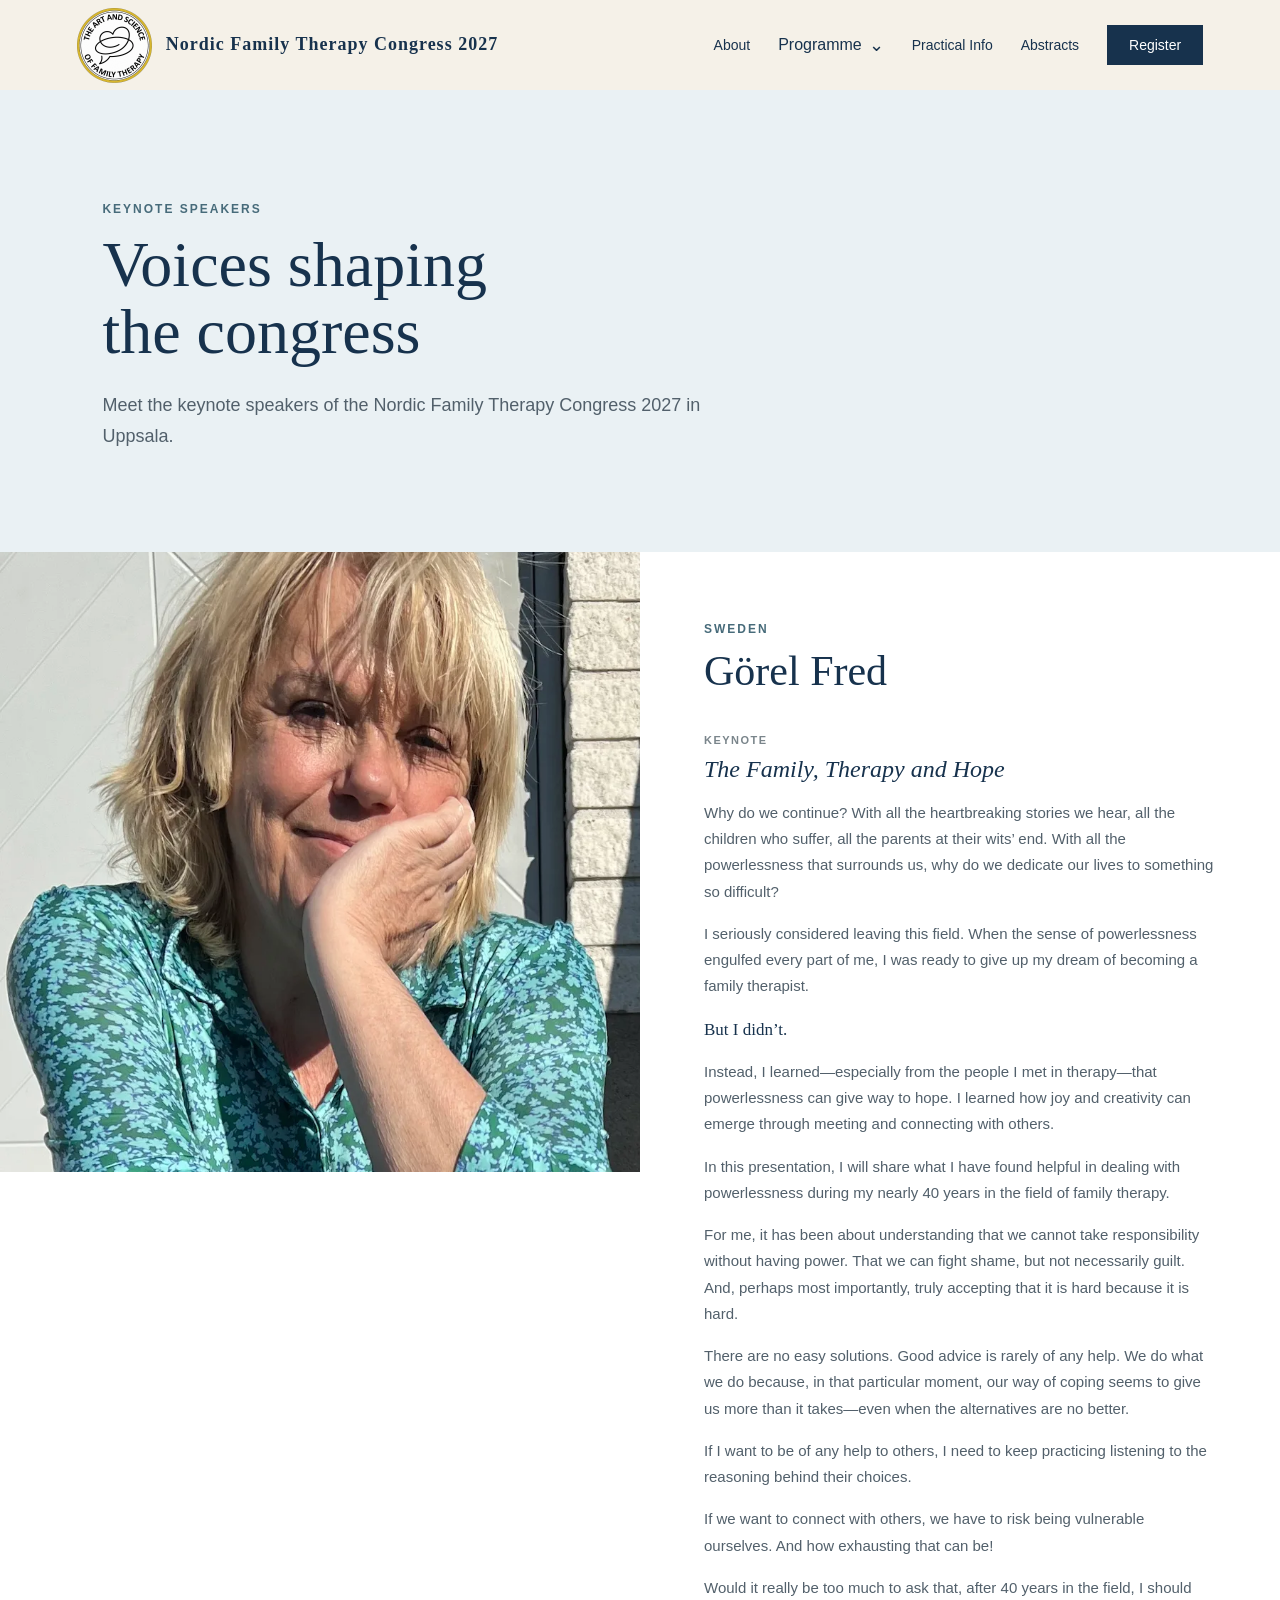
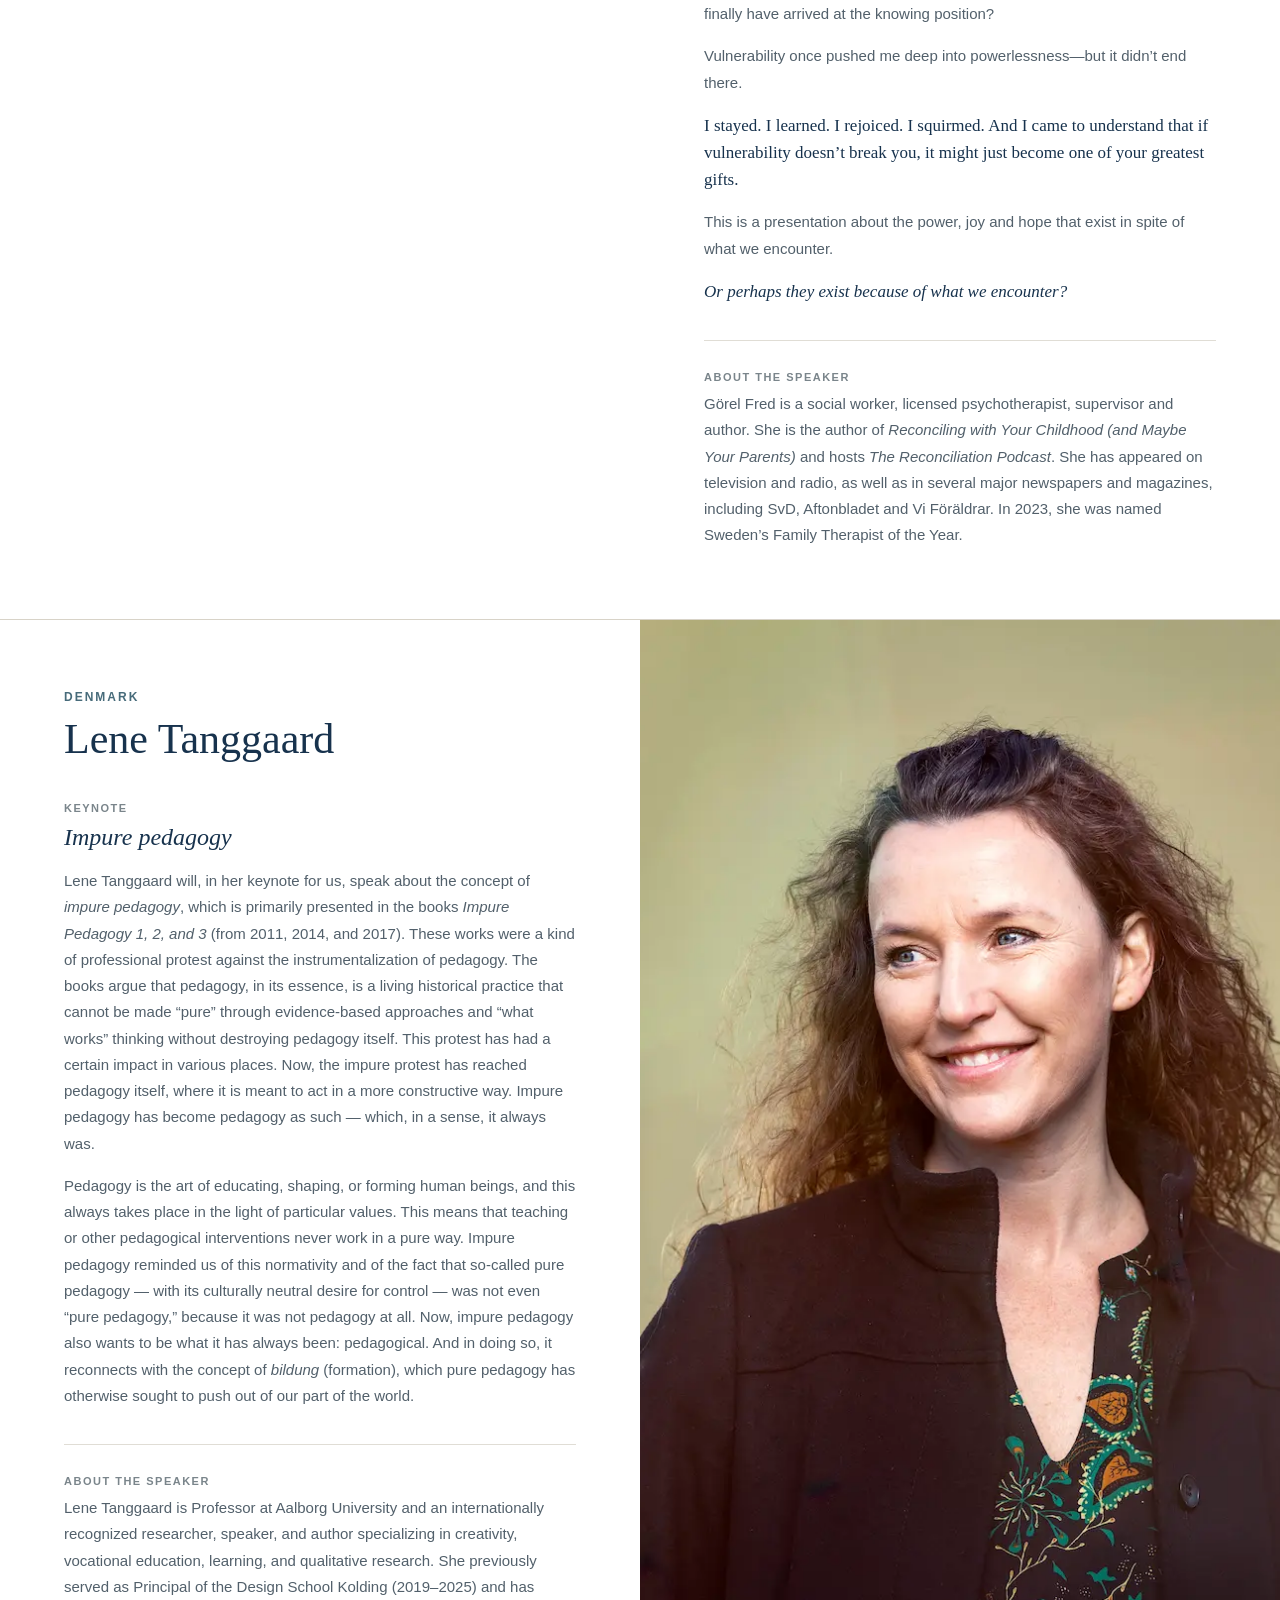
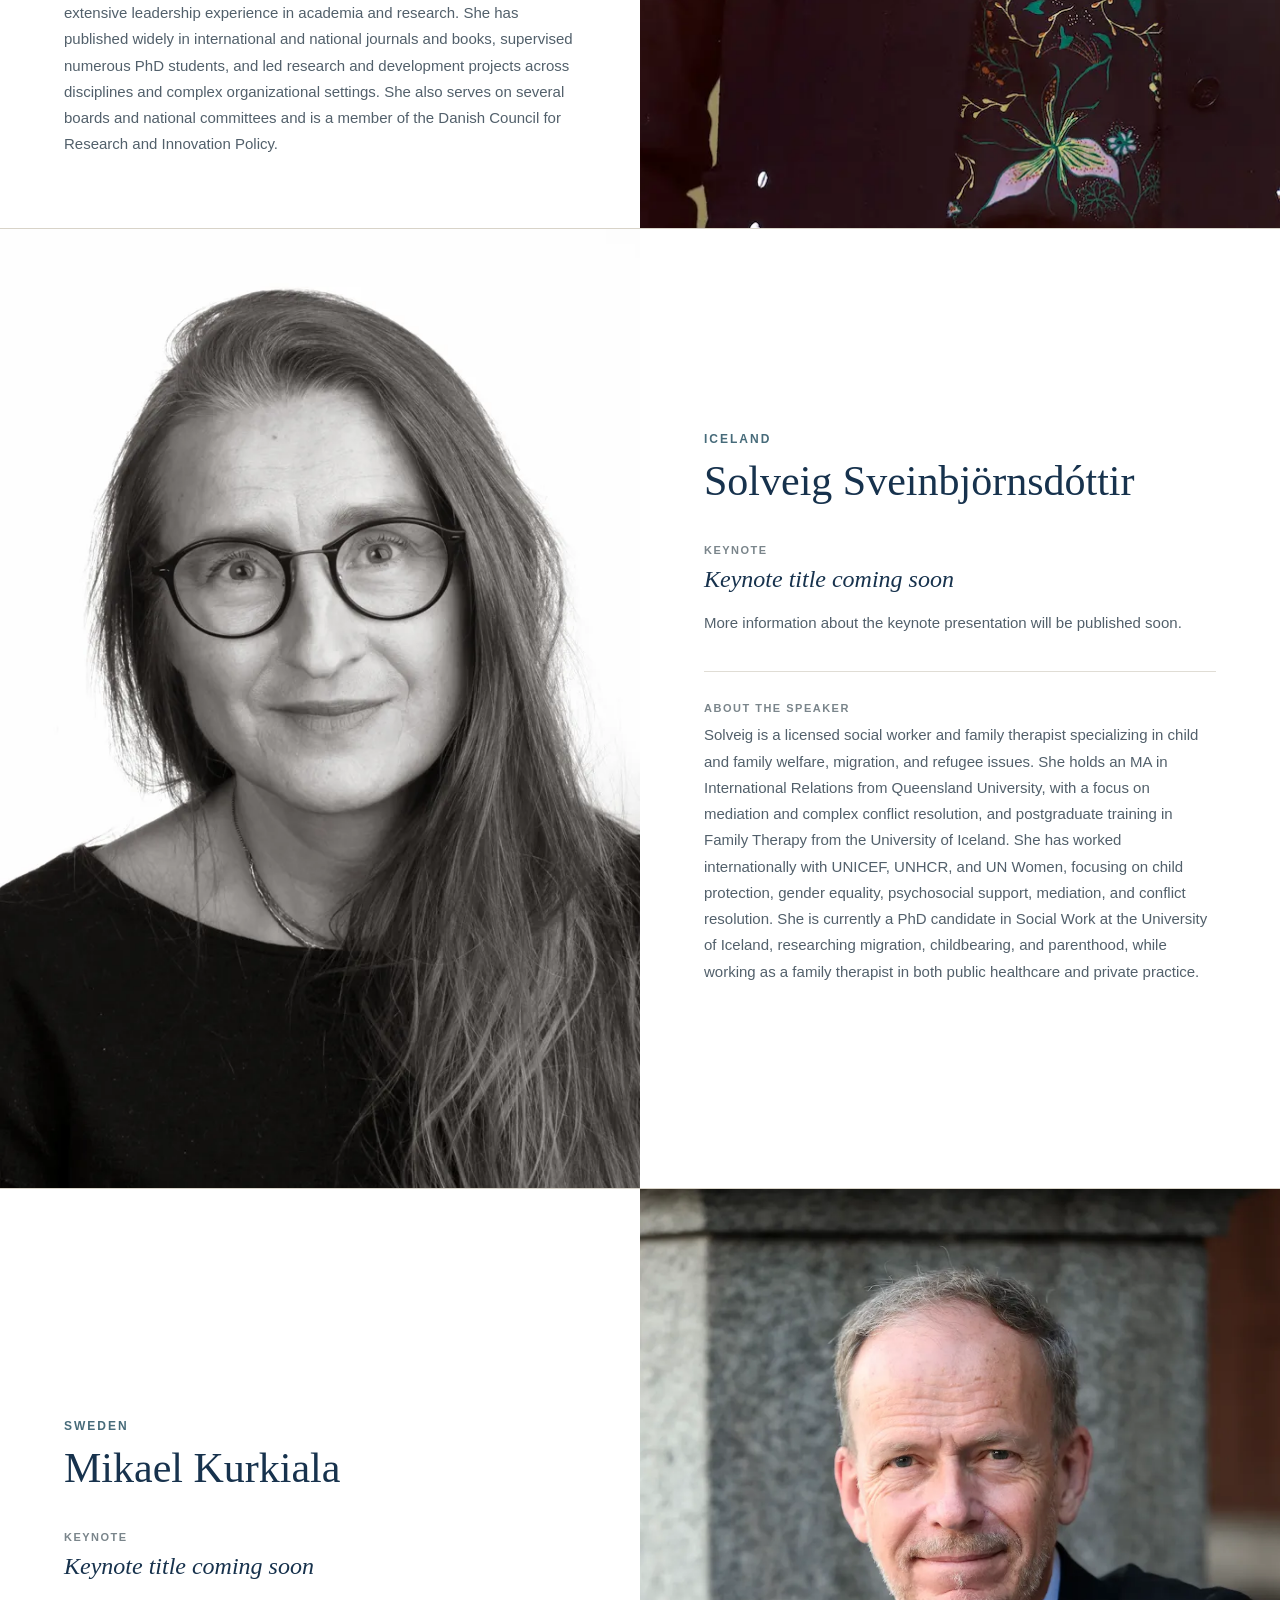
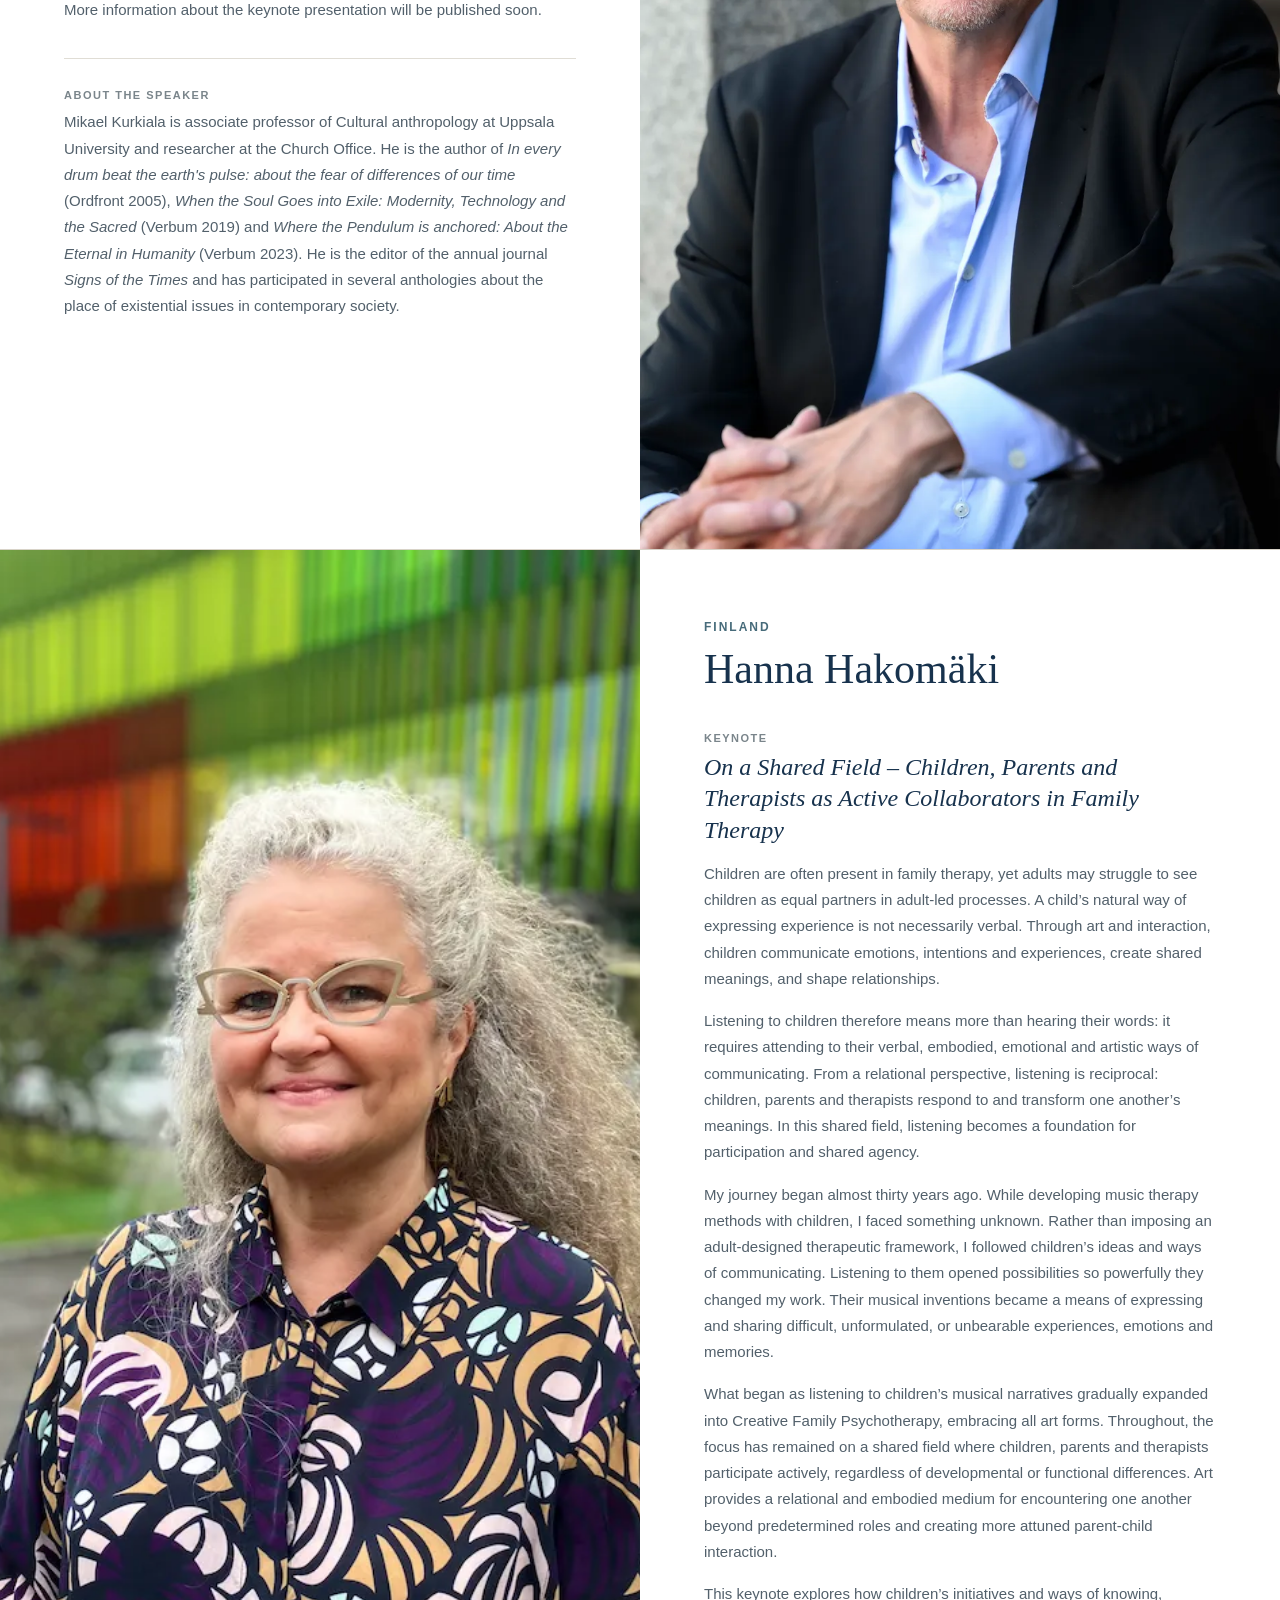
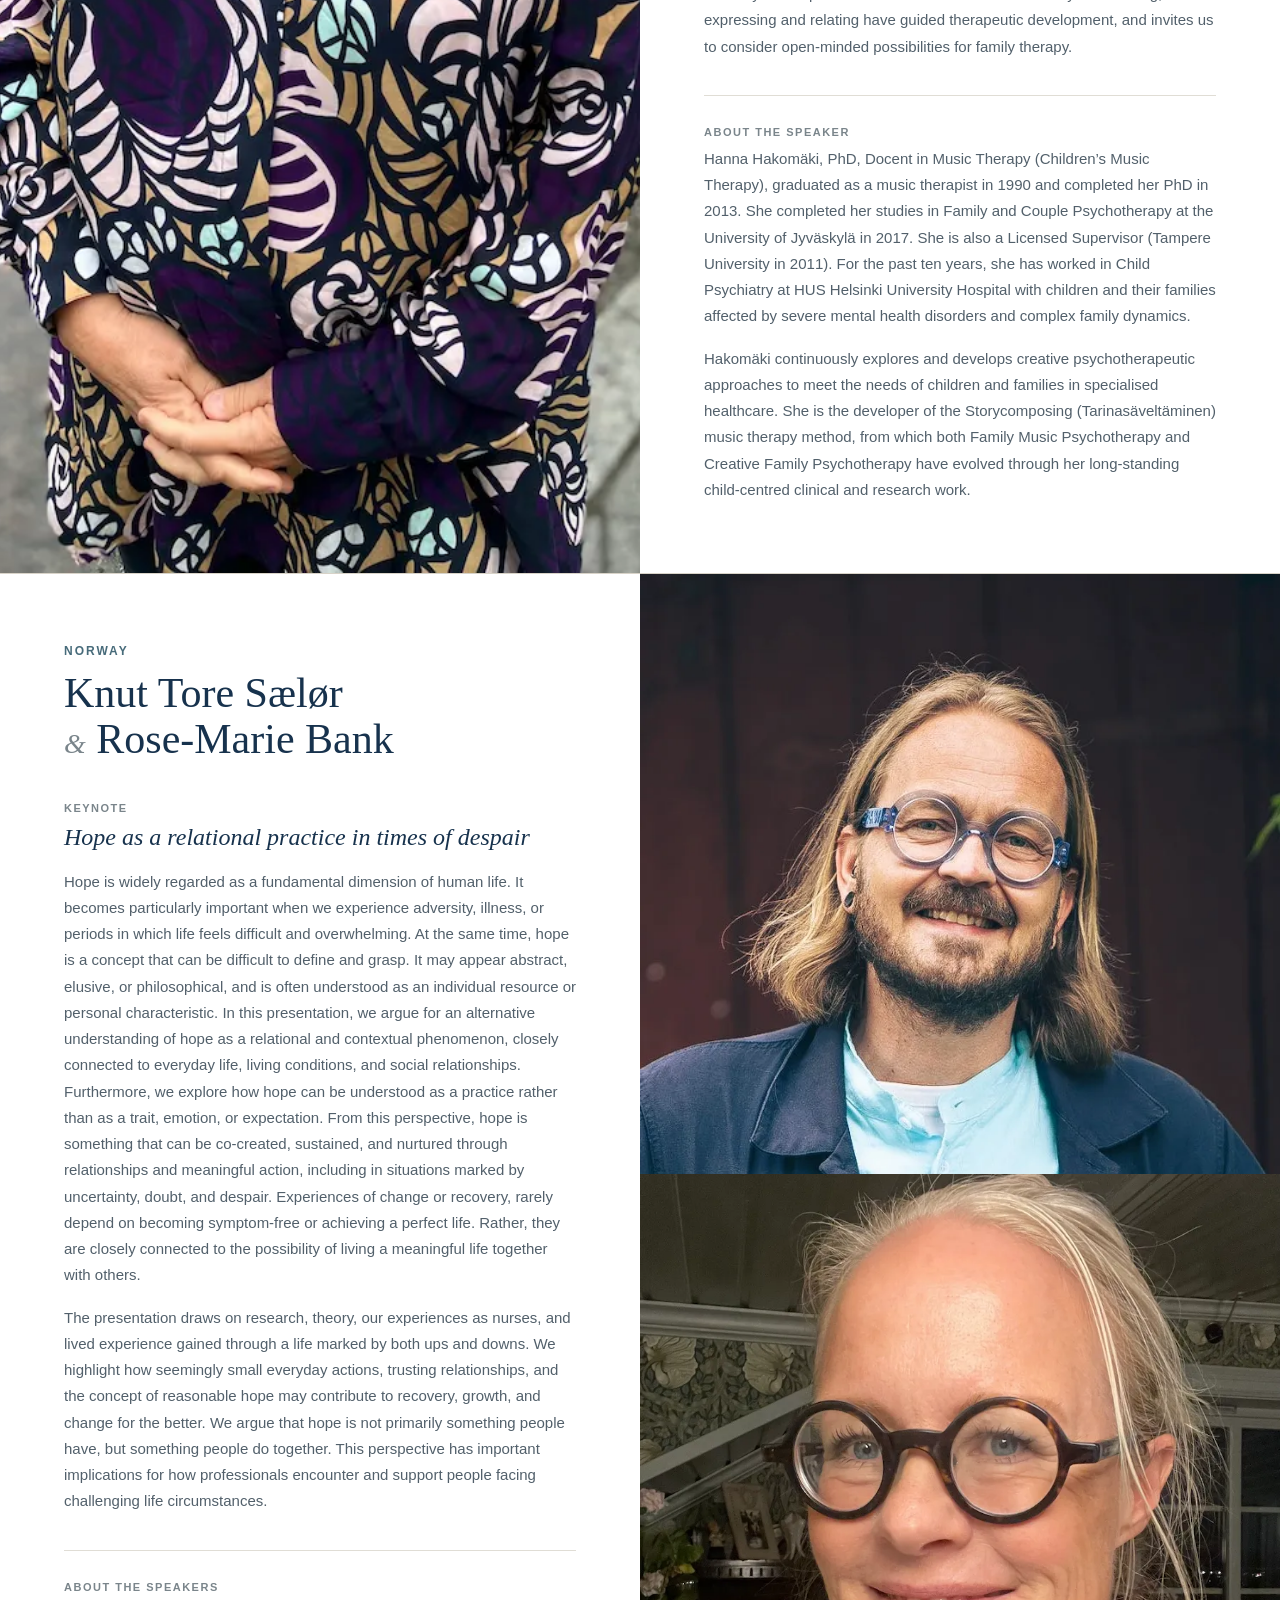
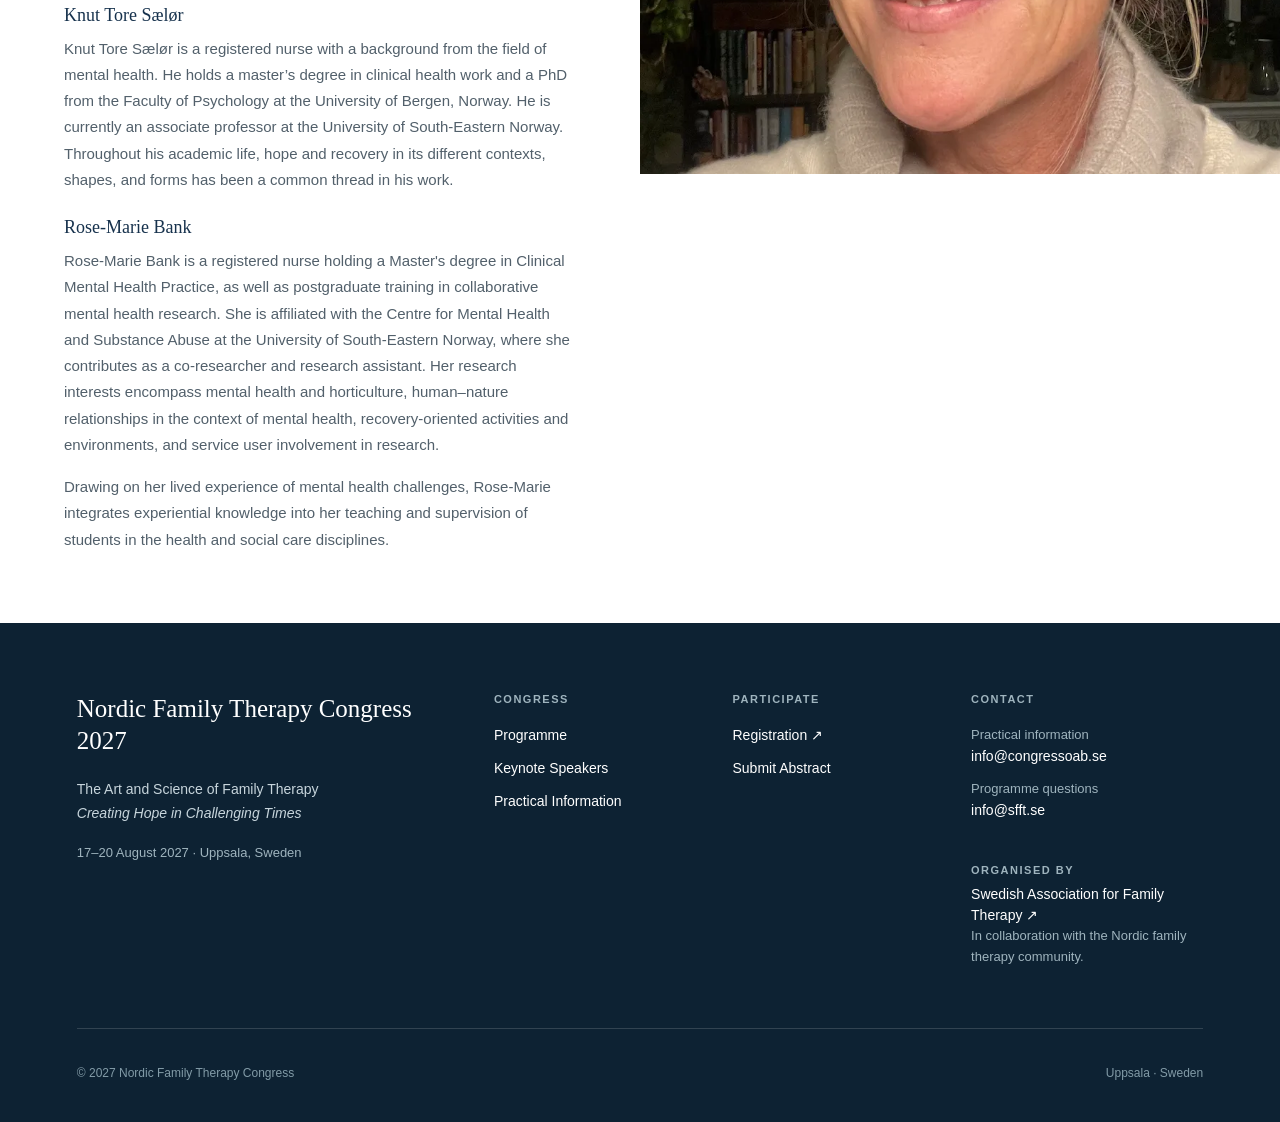
<file: keynotes.html>
<!DOCTYPE html>
<html lang="en">

<head>
    <meta charset="UTF-8">
    <meta name="viewport" content="width=device-width, initial-scale=1.0">

    <title>Keynote Speakers | Nordic Family Therapy Congress 2027</title>

    <link rel="stylesheet" href="css/style.css">
</head>

<body>

    <header>

        <div class="logo">
            <a href="index.html">
                <img src="images/logo.webp" alt="Nordic Family Therapy Congress 2027 logo">
                <span>Nordic Family Therapy Congress 2027</span>
            </a>
        </div>

        <button class="menu-toggle" aria-label="Open menu" aria-expanded="false">
            <span></span>
            <span></span>
            <span></span>
        </button>

        <nav id="main-nav">

            <a href="index.html#about">About</a>

            <div class="nav-dropdown">
                <button class="nav-dropdown-toggle" type="button" aria-expanded="false"
                    aria-controls="programme-submenu">
                    Programme
                    <span class="dropdown-arrow" aria-hidden="true">⌄</span>
                </button>

                <div class="nav-dropdown-menu" id="programme-submenu">
                    <a href="index.html#programme">Programme Overview</a>
                    <a href="keynotes.html">Keynote Speakers</a>
                    <a href="subplenaries.html">Subplenaries</a>
                </div>
            </div>

            <a href="practical-info.html">Practical Info</a>
            <a href="abstracts.html">Abstracts</a>

            <a class="register-button" href="https://axacoair.se/go?Ll78cadP" target="_blank" rel="noopener noreferrer">
                Register
            </a>

        </nav>

    </header>


    <main>

        <section class="subpage-hero">

            <p class="section-label">KEYNOTE SPEAKERS</p>

            <h1>
                Voices shaping<br>
                the congress
            </h1>

            <p class="subpage-intro">
                Meet the keynote speakers of the Nordic Family Therapy
                Congress 2027 in Uppsala.
            </p>

        </section>


        <section class="keynotes-list">

            <!-- GÖREL FRED -->
            <article class="keynote-profile keynote-gorel">

                <div class="keynote-image">
                    <img src="images/speakers/gorel_fred.webp" alt="Görel Fred">
                </div>

                <div class="keynote-content">

                    <p class="keynote-country">SWEDEN</p>

                    <h2>Görel Fred</h2>

                    <div class="keynote-talk">

                        <p class="keynote-label">KEYNOTE</p>

                        <h3>The Family, Therapy and Hope</h3>

                        <p>
                            Why do we continue? With all the heartbreaking stories we hear, all the children who suffer,
                            all the parents at their wits’ end. With all the powerlessness that
                            surrounds us, why do we dedicate our lives to something so difficult?
                        </p>

                        <p>
                            I seriously considered leaving this field. When the sense of powerlessness
                            engulfed every part of me, I was ready to give up my dream of becoming
                            a family therapist.
                        </p>

                        <p class="keynote-emphasis">
                            But I didn’t.
                        </p>

                        <p>
                            Instead, I learned—especially from the people I met in therapy—that
                            powerlessness can give way to hope. I learned how joy and creativity
                            can emerge through meeting and connecting with others.
                        </p>

                        <p>
                            In this presentation, I will share what I have found helpful in dealing
                            with powerlessness during my nearly 40 years in the field of family therapy.
                        </p>

                        <p>
                            For me, it has been about understanding that we cannot take responsibility
                            without having power. That we can fight shame, but not necessarily guilt.
                            And, perhaps most importantly, truly accepting that it is hard because
                            it is hard.
                        </p>

                        <p>
                            There are no easy solutions. Good advice is rarely of any help. We do
                            what we do because, in that particular moment, our way of coping seems
                            to give us more than it takes—even when the alternatives are no better.
                        </p>

                        <p>
                            If I want to be of any help to others, I need to keep practicing listening
                            to the reasoning behind their choices.
                        </p>

                        <p>
                            If we want to connect with others, we have to risk being vulnerable
                            ourselves. And how exhausting that can be!
                        </p>

                        <p>
                            Would it really be too much to ask that, after 40 years in the field,
                            I should finally have arrived at the knowing position?
                        </p>

                        <p>
                            Vulnerability once pushed me deep into powerlessness—but it didn’t end there.
                        </p>

                        <p class="keynote-emphasis">
                            I stayed. I learned. I rejoiced. I squirmed. And I came to understand
                            that if vulnerability doesn’t break you, it might just become one of
                            your greatest gifts.
                        </p>

                        <p>
                            This is a presentation about the power, joy and hope that exist in spite
                            of what we encounter.
                        </p>

                        <p class="keynote-closing">
                            Or perhaps they exist because of what we encounter?
                        </p>

                    </div>

                    <div class="keynote-bio">
                        <p class="keynote-label">ABOUT THE SPEAKER</p>
                        <p>
                            Görel Fred is a social worker, licensed psychotherapist, supervisor and author.
                            She is the author of <em>Reconciling with Your Childhood (and Maybe Your Parents)</em>
                            and hosts <em>The Reconciliation Podcast</em>. She has appeared on television
                            and radio, as well as in several major newspapers and magazines, including
                            SvD, Aftonbladet and Vi Föräldrar. In 2023, she was named Sweden’s Family
                            Therapist of the Year.
                        </p>
                    </div>

                </div>

            </article>


            <!-- LENE TANGGAARD -->
            <article class="keynote-profile reverse">

                <div class="keynote-image">
                    <img src="images/speakers/lene_tanggaard.webp" alt="Lene Tanggaard">
                </div>

                <div class="keynote-content">

                    <p class="keynote-country">DENMARK</p>

                    <h2>Lene Tanggaard</h2>

                    <div class="keynote-talk">

                        <p class="keynote-label">KEYNOTE</p>

                        <h3>Impure pedagogy</h3>

                        <p>
                            Lene Tanggaard will, in her keynote for us, speak about the concept of
                            <em>impure pedagogy</em>, which is primarily presented in the books
                            <em>Impure Pedagogy 1, 2, and 3</em> (from 2011, 2014, and 2017).
                            These works were a kind of professional protest against the
                            instrumentalization of pedagogy. The books argue that pedagogy, in its
                            essence, is a living historical practice that cannot be made “pure”
                            through evidence-based approaches and “what works” thinking without
                            destroying pedagogy itself. This protest has had a certain impact in
                            various places. Now, the impure protest has reached pedagogy itself,
                            where it is meant to act in a more constructive way. Impure pedagogy
                            has become pedagogy as such — which, in a sense, it always was.
                        </p>

                        <p>
                            Pedagogy is the art of educating, shaping, or forming human beings,
                            and this always takes place in the light of particular values. This
                            means that teaching or other pedagogical interventions never work in
                            a pure way. Impure pedagogy reminded us of this normativity and of the
                            fact that so-called pure pedagogy — with its culturally neutral desire
                            for control — was not even “pure pedagogy,” because it was not pedagogy
                            at all. Now, impure pedagogy also wants to be what it has always been:
                            pedagogical. And in doing so, it reconnects with the concept of
                            <em>bildung</em> (formation), which pure pedagogy has otherwise sought
                            to push out of our part of the world.
                        </p>

                    </div>

                    <div class="keynote-bio">

                        <p class="keynote-label">ABOUT THE SPEAKER</p>

                        <p>
                            Lene Tanggaard is Professor at Aalborg University and an internationally
                            recognized researcher, speaker, and author specializing in creativity,
                            vocational education, learning, and qualitative research. She previously
                            served as Principal of the Design School Kolding (2019–2025) and has
                            extensive leadership experience in academia and research. She has published
                            widely in international and national journals and books, supervised numerous
                            PhD students, and led research and development projects across disciplines
                            and complex organizational settings. She also serves on several boards and
                            national committees and is a member of the Danish Council for Research and
                            Innovation Policy.
                        </p>

                    </div>

                </div>

            </article>


            <!-- SOLVEIG SVEINBJÖRNSDÓTTIR -->
            <article class="keynote-profile">

                <div class="keynote-image">
                    <img src="images/speakers/solveig_sveinbjornsdottir.webp" alt="Solveig Sveinbjörnsdóttir">
                </div>

                <div class="keynote-content">

                    <p class="keynote-country">ICELAND</p>

                    <h2>Solveig Sveinbjörnsdóttir</h2>

                    <div class="keynote-talk">
                        <p class="keynote-label">KEYNOTE</p>
                        <h3>Keynote title coming soon</h3>
                        <p>
                            More information about the keynote presentation
                            will be published soon.
                        </p>
                    </div>

                    <div class="keynote-bio">

                        <p class="keynote-label">ABOUT THE SPEAKER</p>

                        <p>
                            Solveig is a licensed social worker and family therapist specializing
                            in child and family welfare, migration, and refugee issues. She holds
                            an MA in International Relations from Queensland University, with a
                            focus on mediation and complex conflict resolution, and postgraduate
                            training in Family Therapy from the University of Iceland. She has
                            worked internationally with UNICEF, UNHCR, and UN Women, focusing on
                            child protection, gender equality, psychosocial support, mediation,
                            and conflict resolution. She is currently a PhD candidate in Social
                            Work at the University of Iceland, researching migration, childbearing,
                            and parenthood, while working as a family therapist in both public
                            healthcare and private practice.
                        </p>

                    </div>

                </div>

            </article>


            <!-- MIKAEL KURKIALA -->
            <article class="keynote-profile reverse">

                <div class="keynote-image">
                    <img class="mikael-keynote-photo" src="images/speakers/mikael_kurkiala.webp" alt="Mikael Kurkiala">
                </div>

                <div class="keynote-content">

                    <p class="keynote-country">SWEDEN</p>

                    <h2>Mikael Kurkiala</h2>

                    <div class="keynote-talk">
                        <p class="keynote-label">KEYNOTE</p>
                        <h3>Keynote title coming soon</h3>
                        <p>
                            More information about the keynote presentation
                            will be published soon.
                        </p>
                    </div>

                    <div class="keynote-bio">

                        <p class="keynote-label">ABOUT THE SPEAKER</p>

                        <p>
                            Mikael Kurkiala is associate professor of Cultural anthropology at
                            Uppsala University and researcher at the Church Office. He is the author
                            of <em>In every drum beat the earth's pulse: about the fear of differences
                                of our time</em> (Ordfront 2005), <em>When the Soul Goes into Exile:
                                Modernity, Technology and the Sacred</em> (Verbum 2019) and
                            <em>Where the Pendulum is anchored: About the Eternal in Humanity</em>
                            (Verbum 2023). He is the editor of the annual journal
                            <em>Signs of the Times</em> and has participated in several anthologies
                            about the place of existential issues in contemporary society.
                        </p>

                    </div>

                </div>

            </article>


            <!-- HANNA HAKOMÄKI -->
            <article class="keynote-profile">

                <div class="keynote-image">
                    <img src="images/speakers/hanna_hakomaki.webp" alt="Hanna Hakomäki">
                </div>

                <div class="keynote-content">

                    <p class="keynote-country">FINLAND</p>

                    <h2>Hanna Hakomäki</h2>

                    <div class="keynote-talk">

                        <p class="keynote-label">KEYNOTE</p>

                        <h3>
                            On a Shared Field – Children, Parents and Therapists as Active
                            Collaborators in Family Therapy
                        </h3>

                        <p>
                            Children are often present in family therapy, yet adults may struggle
                            to see children as equal partners in adult-led processes. A child’s
                            natural way of expressing experience is not necessarily verbal.
                            Through art and interaction, children communicate emotions, intentions
                            and experiences, create shared meanings, and shape relationships.
                        </p>

                        <p>
                            Listening to children therefore means more than hearing their words:
                            it requires attending to their verbal, embodied, emotional and artistic
                            ways of communicating. From a relational perspective, listening is
                            reciprocal: children, parents and therapists respond to and transform
                            one another’s meanings. In this shared field, listening becomes a
                            foundation for participation and shared agency.
                        </p>

                        <p>
                            My journey began almost thirty years ago. While developing music
                            therapy methods with children, I faced something unknown. Rather than
                            imposing an adult-designed therapeutic framework, I followed children’s
                            ideas and ways of communicating. Listening to them opened possibilities
                            so powerfully they changed my work. Their musical inventions became a
                            means of expressing and sharing difficult, unformulated, or unbearable
                            experiences, emotions and memories.
                        </p>

                        <p>
                            What began as listening to children’s musical narratives gradually
                            expanded into Creative Family Psychotherapy, embracing all art forms.
                            Throughout, the focus has remained on a shared field where children,
                            parents and therapists participate actively, regardless of developmental
                            or functional differences. Art provides a relational and embodied
                            medium for encountering one another beyond predetermined roles and
                            creating more attuned parent-child interaction.
                        </p>

                        <p>
                            This keynote explores how children’s initiatives and ways of knowing,
                            expressing and relating have guided therapeutic development, and
                            invites us to consider open-minded possibilities for family therapy.
                        </p>

                    </div>

                    <div class="keynote-bio">

                        <p class="keynote-label">ABOUT THE SPEAKER</p>

                        <p>
                            Hanna Hakomäki, PhD, Docent in Music Therapy (Children’s Music Therapy),
                            graduated as a music therapist in 1990 and completed her PhD in 2013.
                            She completed her studies in Family and Couple Psychotherapy at the
                            University of Jyväskylä in 2017. She is also a Licensed Supervisor
                            (Tampere University in 2011). For the past ten years, she has worked
                            in Child Psychiatry at HUS Helsinki University Hospital with children
                            and their families affected by severe mental health disorders and
                            complex family dynamics.
                        </p>

                        <p>
                            Hakomäki continuously explores and develops creative psychotherapeutic
                            approaches to meet the needs of children and families in specialised
                            healthcare. She is the developer of the Storycomposing
                            (Tarinasäveltäminen) music therapy method, from which both Family Music
                            Psychotherapy and Creative Family Psychotherapy have evolved through
                            her long-standing child-centred clinical and research work.
                        </p>

                    </div>

                </div>

            </article>


            <!-- KNUT TORE SÆLØR & ROSE-MARIE BANK -->
            <article class="keynote-profile reverse">

                <div class="keynote-image keynote-image-dual">

                    <img src="images/speakers/knut_tore_salor.webp" alt="Knut Tore Sælør">

                    <img src="images/speakers/rose-marie_bank.webp" alt="Rose-Marie Bank">

                </div>

                <div class="keynote-content">

                    <p class="keynote-country">NORWAY</p>

                    <h2>
                        Knut Tore Sælør<br>
                        <span class="keynote-and">&amp;</span>
                        Rose-Marie Bank
                    </h2>

                    <div class="keynote-talk">

                        <p class="keynote-label">KEYNOTE</p>

                        <h3>Hope as a relational practice in times of despair</h3>

                        <p>
                            Hope is widely regarded as a fundamental dimension of human life.
                            It becomes particularly important when we experience adversity,
                            illness, or periods in which life feels difficult and overwhelming.
                            At the same time, hope is a concept that can be difficult to define
                            and grasp. It may appear abstract, elusive, or philosophical, and is
                            often understood as an individual resource or personal characteristic.
                            In this presentation, we argue for an alternative understanding of
                            hope as a relational and contextual phenomenon, closely connected to
                            everyday life, living conditions, and social relationships. Furthermore,
                            we explore how hope can be understood as a practice rather than as a
                            trait, emotion, or expectation. From this perspective, hope is something
                            that can be co-created, sustained, and nurtured through relationships
                            and meaningful action, including in situations marked by uncertainty,
                            doubt, and despair. Experiences of change or recovery, rarely depend
                            on becoming symptom-free or achieving a perfect life. Rather, they are
                            closely connected to the possibility of living a meaningful life
                            together with others.
                        </p>

                        <p>
                            The presentation draws on research, theory, our experiences as nurses,
                            and lived experience gained through a life marked by both ups and downs.
                            We highlight how seemingly small everyday actions, trusting relationships,
                            and the concept of reasonable hope may contribute to recovery, growth,
                            and change for the better. We argue that hope is not primarily something
                            people have, but something people do together. This perspective has
                            important implications for how professionals encounter and support
                            people facing challenging life circumstances.
                        </p>

                    </div>

                    <div class="keynote-bio">

                        <p class="keynote-label">ABOUT THE SPEAKERS</p>

                        <h4>Knut Tore Sælør</h4>

                        <p>
                            Knut Tore Sælør is a registered nurse with a background from the field
                            of mental health. He holds a master’s degree in clinical health work
                            and a PhD from the Faculty of Psychology at the University of Bergen,
                            Norway. He is currently an associate professor at the University of
                            South-Eastern Norway. Throughout his academic life, hope and recovery
                            in its different contexts, shapes, and forms has been a common thread
                            in his work.
                        </p>

                        <h4>Rose-Marie Bank</h4>

                        <p>
                            Rose-Marie Bank is a registered nurse holding a Master's degree in
                            Clinical Mental Health Practice, as well as postgraduate training in
                            collaborative mental health research. She is affiliated with the Centre
                            for Mental Health and Substance Abuse at the University of South-Eastern
                            Norway, where she contributes as a co-researcher and research assistant.
                            Her research interests encompass mental health and horticulture,
                            human–nature relationships in the context of mental health,
                            recovery-oriented activities and environments, and service user
                            involvement in research.
                        </p>

                        <p>
                            Drawing on her lived experience of mental health challenges, Rose-Marie
                            integrates experiential knowledge into her teaching and supervision of
                            students in the health and social care disciplines.
                        </p>

                    </div>


                </div>

            </article>

        </section>


    </main>


    <footer class="site-footer">

        <div class="footer-main">

            <div class="footer-brand">

                <p class="footer-title">
                    Nordic Family Therapy Congress 2027
                </p>

                <p class="footer-theme">
                    The Art and Science of Family Therapy<br>
                    <em>Creating Hope in Challenging Times</em>
                </p>

                <p class="footer-date">
                    17–20 August 2027 · Uppsala, Sweden
                </p>

            </div>


            <div class="footer-links">

                <h3>Congress</h3>

                <a href="index.html#programme">Programme</a>

                <a href="keynotes.html">Keynote Speakers</a>

                <a href="practical-info.html">
                    Practical Information
                </a>

            </div>


            <div class="footer-links">

                <h3>Participate</h3>

                <a href="https://axacoair.se/go?Ll78cadP" target="_blank" rel="noopener noreferrer">
                    Registration ↗
                </a>

                <a href="abstracts.html">Submit Abstract</a>

            </div>


            <div class="footer-links">
                <h3>Contact</h3>

                <p>
                    Practical information<br>
                    <a href="mailto:info@congressoab.se">info@congressoab.se</a>
                </p>

                <p>
                    Programme questions<br>
                    <a href="mailto:info@sfft.se">info@sfft.se</a>
                </p>

                <div class="footer-organiser">
                    <h3>Organised by</h3>
                    <a href="https://sfft.se/" target="_blank" rel="noopener noreferrer">
                        Swedish Association for Family Therapy ↗
                    </a>
                    <p>In collaboration with the Nordic family therapy community.</p>
                </div>

            </div>

        </div>
        <div class="footer-bottom">
            <p>© 2027 Nordic Family Therapy Congress</p>
            <p>Uppsala · Sweden</p>
        </div>

    </footer>


    <script>

        const menuToggle = document.querySelector('.menu-toggle');
        const navigation = document.querySelector('#main-nav');

        menuToggle.addEventListener('click', function () {

            navigation.classList.toggle('open');

            const isOpen = navigation.classList.contains('open');

            menuToggle.setAttribute('aria-expanded', isOpen);

        });


        navigation.querySelectorAll('a').forEach(function (link) {

            link.addEventListener('click', function () {

                navigation.classList.remove('open');

                menuToggle.setAttribute('aria-expanded', 'false');

            });

        });

    </script>


    <script>
        const programmeToggle = document.querySelector(".nav-dropdown-toggle");
        const programmeDropdown = document.querySelector(".nav-dropdown");

        if (programmeToggle && programmeDropdown) {
            programmeToggle.addEventListener("click", function () {
                const isOpen = programmeDropdown.classList.toggle("open");
                programmeToggle.setAttribute("aria-expanded", isOpen);
            });

            document.addEventListener("click", function (event) {
                if (!programmeDropdown.contains(event.target)) {
                    programmeDropdown.classList.remove("open");
                    programmeToggle.setAttribute("aria-expanded", "false");
                }
            });

            document.addEventListener("keydown", function (event) {
                if (event.key === "Escape") {
                    programmeDropdown.classList.remove("open");
                    programmeToggle.setAttribute("aria-expanded", "false");
                }
            });
        }
    </script>


</body>

</html>
</file>
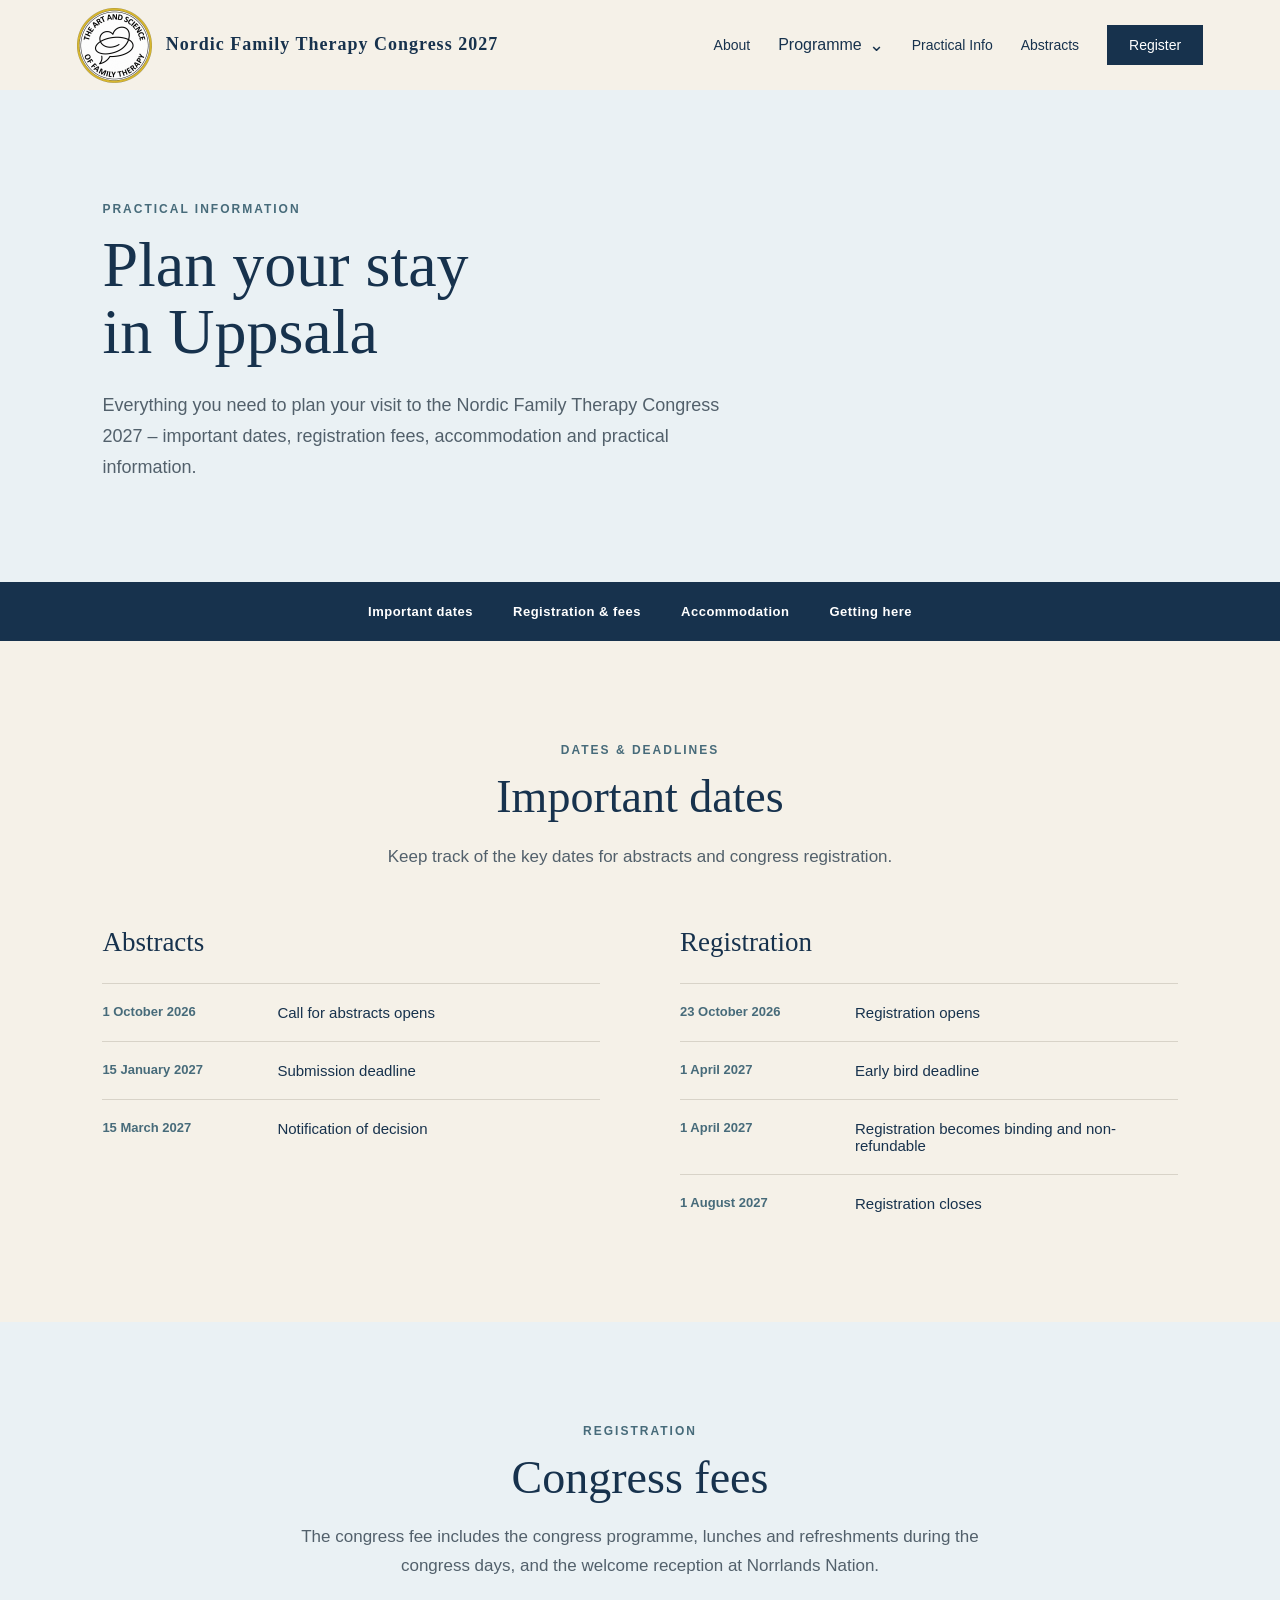
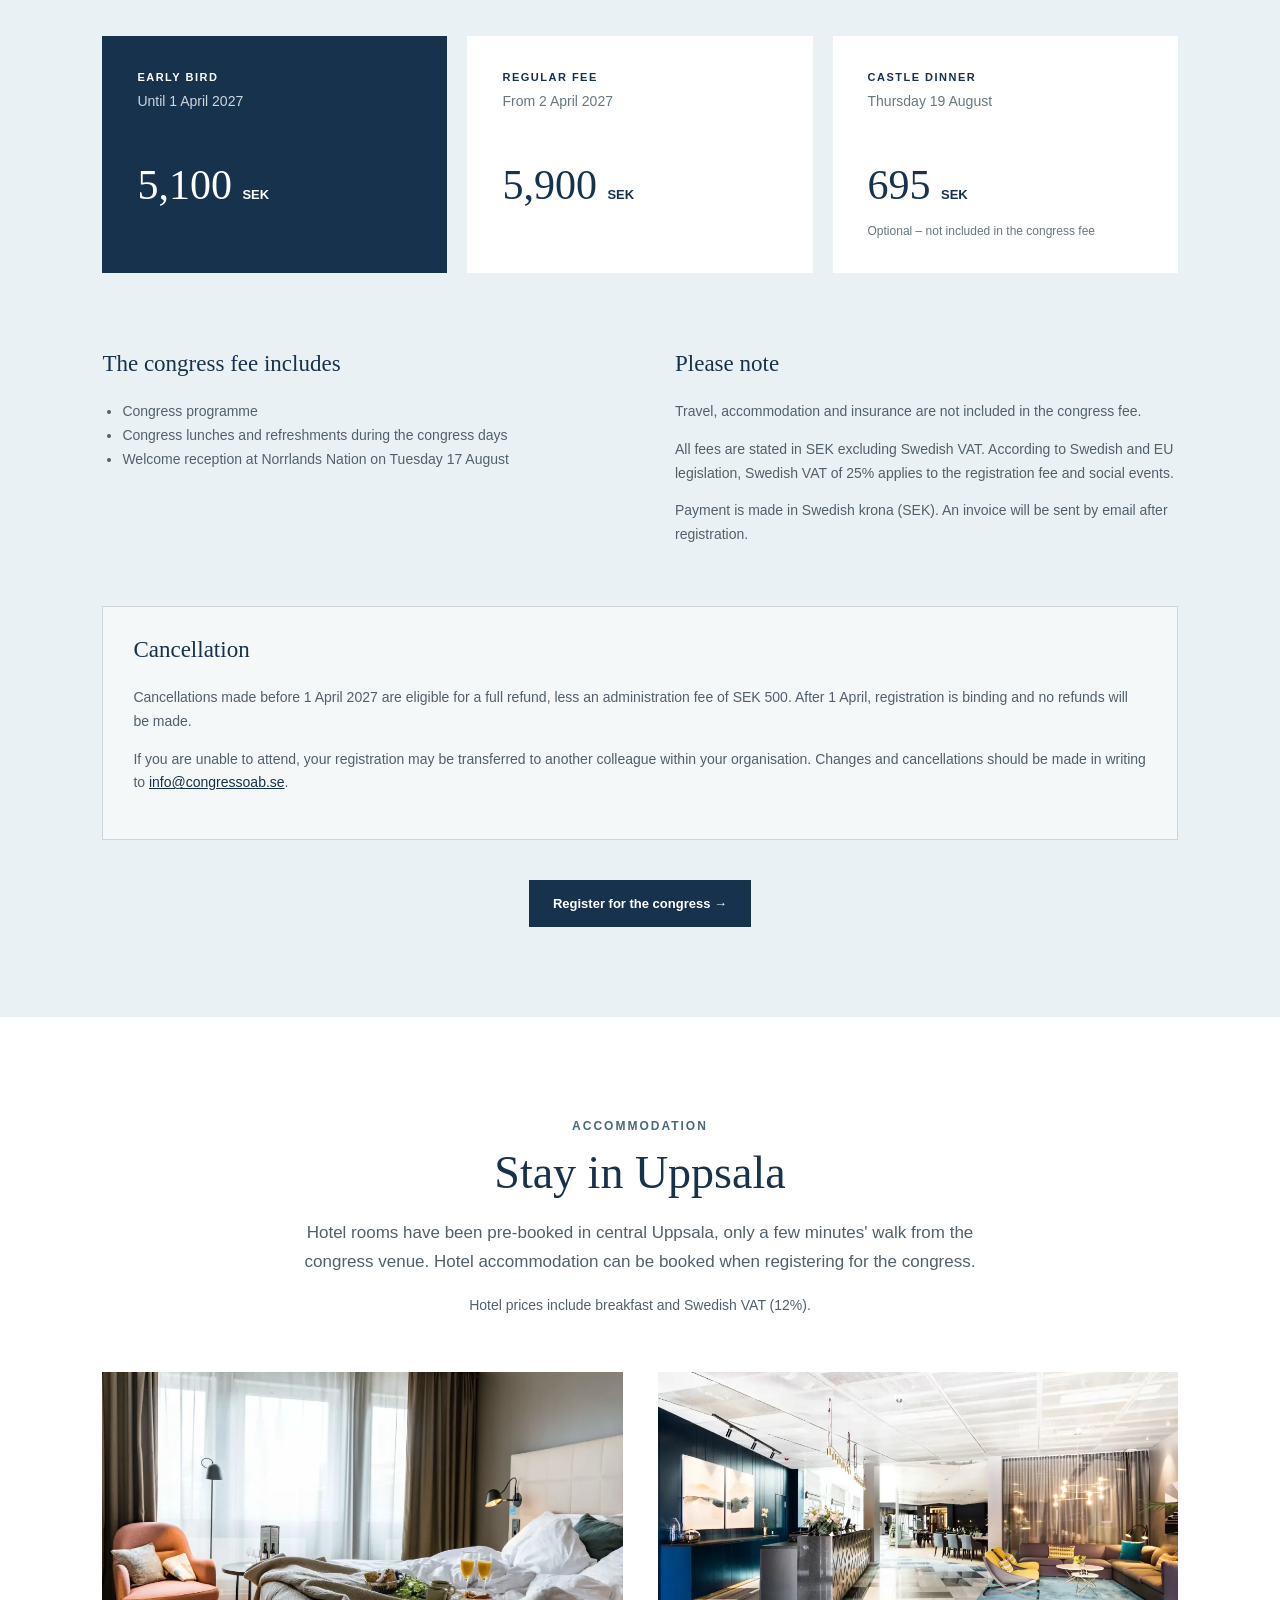
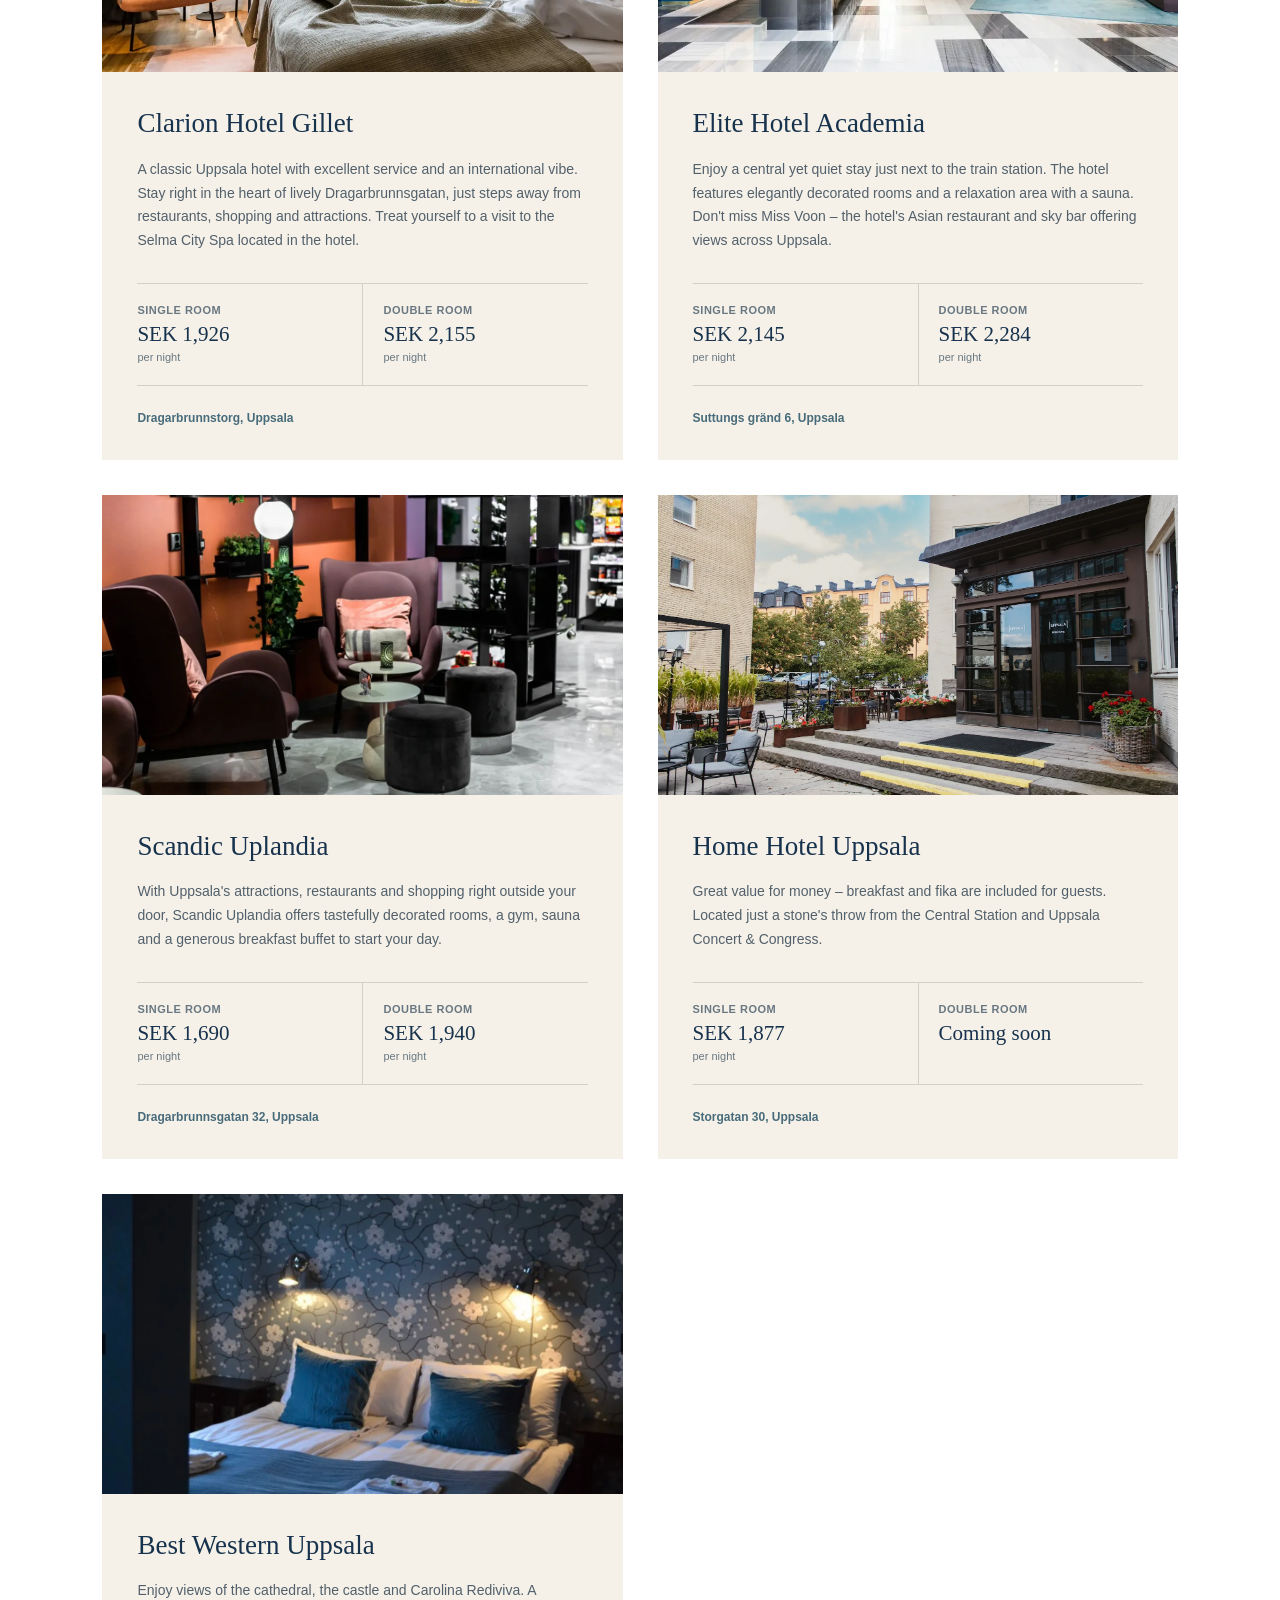
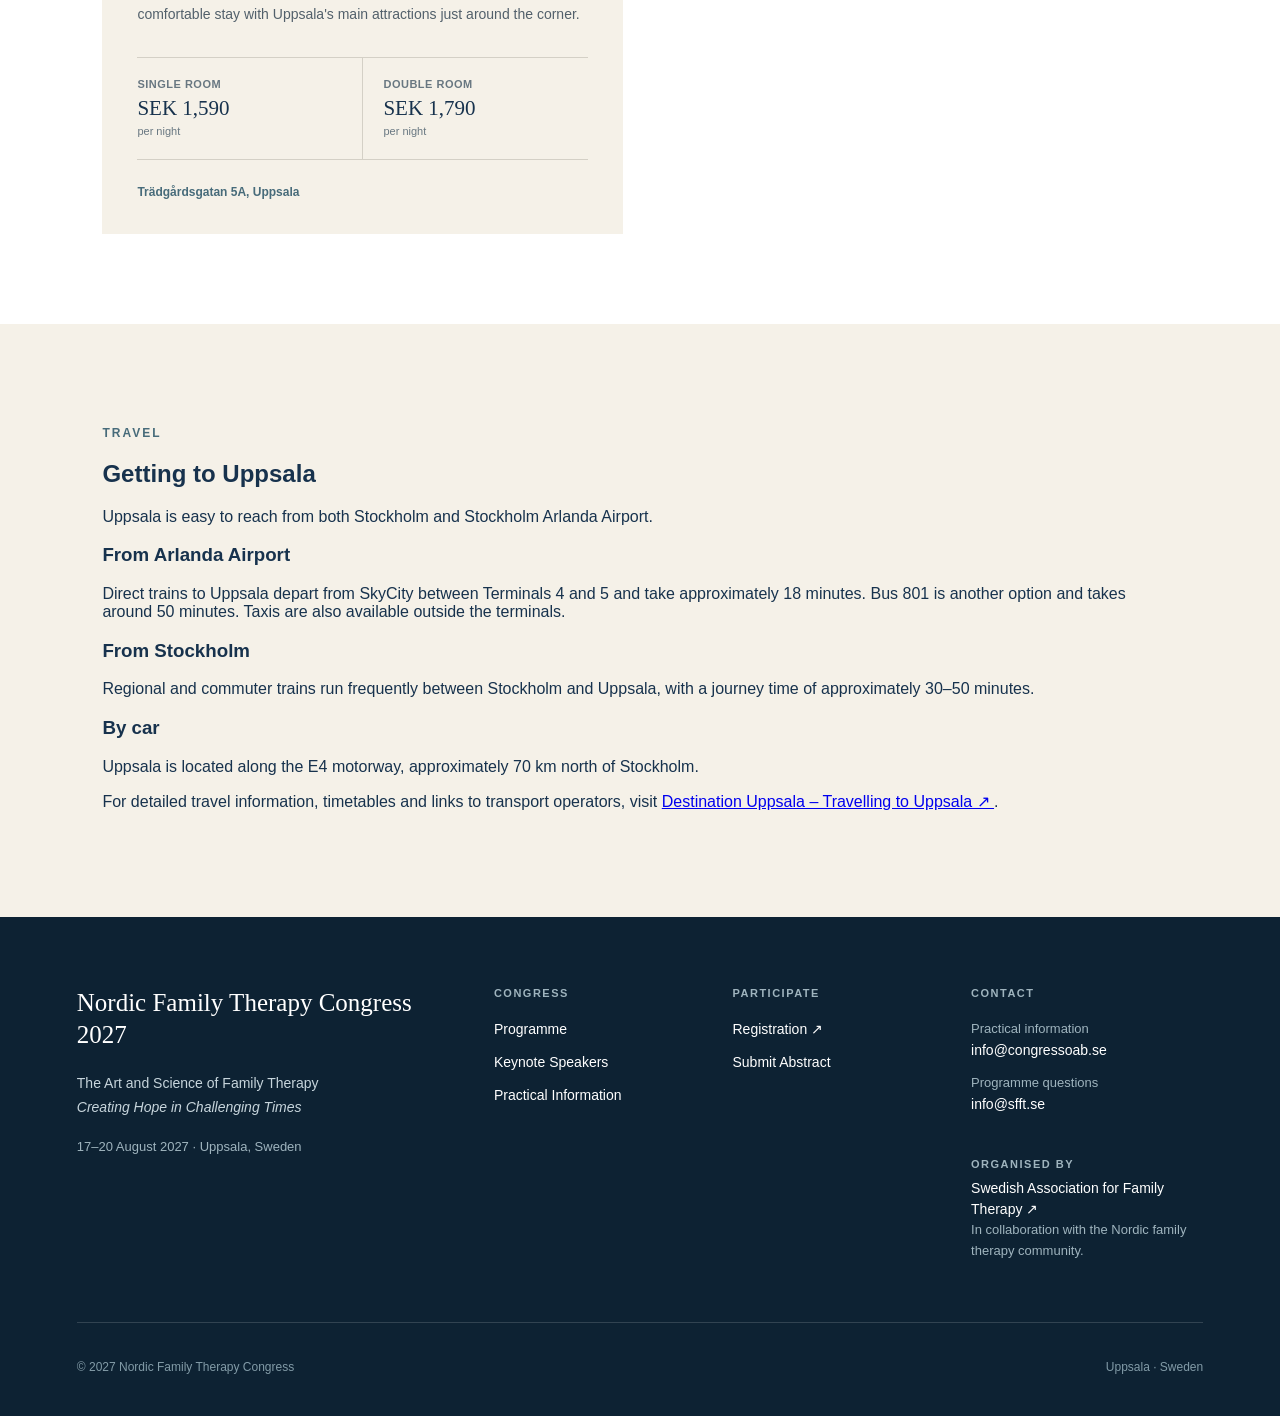
<file: practical-info.html>
<!DOCTYPE html>
<html lang="en">

<head>
    <meta charset="UTF-8">
    <meta name="viewport" content="width=device-width, initial-scale=1.0">

    <title>Practical Information | Nordic Family Therapy Congress 2027</title>

    <link rel="stylesheet" href="css/style.css">
</head>

<body>

    <header>

        <div class="logo">
            <a href="index.html">
                <img src="images/logo.webp" alt="Nordic Family Therapy Congress 2027 logo">
                <span>Nordic Family Therapy Congress 2027</span>
            </a>
        </div>

        <button class="menu-toggle" aria-label="Open menu" aria-expanded="false">
            <span></span>
            <span></span>
            <span></span>
        </button>

        <nav id="main-nav">

            <a href="index.html#about">About</a>

            <div class="nav-dropdown">
                <button class="nav-dropdown-toggle" type="button" aria-expanded="false"
                    aria-controls="programme-submenu">
                    Programme
                    <span class="dropdown-arrow" aria-hidden="true">⌄</span>
                </button>

                <div class="nav-dropdown-menu" id="programme-submenu">
                    <a href="index.html#programme">Programme Overview</a>
                    <a href="keynotes.html">Keynote Speakers</a>
                    <a href="subplenaries.html">Subplenaries</a>
                </div>
            </div>

            <a href="practical-info.html">Practical Info</a>
            <a href="abstracts.html">Abstracts</a>

            <a class="register-button" href="https://axacoair.se/go?Ll78cadP" target="_blank" rel="noopener noreferrer">
                Register
            </a>

        </nav>

    </header>


    <main>

        <section class="subpage-hero practical-hero">

            <p class="section-label">PRACTICAL INFORMATION</p>

            <h1>
                Plan your stay<br>
                in Uppsala
            </h1>

            <p class="subpage-intro">
                Everything you need to plan your visit to the Nordic Family
                Therapy Congress 2027 – important dates, registration fees,
                accommodation and practical information.
            </p>

        </section>


        <nav class="practical-nav" aria-label="Practical information sections">

            <a href="#dates">Important dates</a>
            <a href="#fees">Registration &amp; fees</a>
            <a href="#accommodation">Accommodation</a>
            <a href="#travel">Getting here</a>

        </nav>


        <!-- IMPORTANT DATES -->

        <section class="practical-section" id="dates">

            <div class="practical-section-heading">

                <p class="section-label">DATES &amp; DEADLINES</p>

                <h2>Important dates</h2>

                <p>
                    Keep track of the key dates for abstracts
                    and congress registration.
                </p>

            </div>


            <div class="dates-grid">

                <div class="dates-column">

                    <h3>Abstracts</h3>

                    <div class="date-item">
                        <time datetime="2026-10-01">1 October 2026</time>
                        <p>Call for abstracts opens</p>
                    </div>

                    <div class="date-item">
                        <time datetime="2027-01-15">15 January 2027</time>
                        <p>Submission deadline</p>
                    </div>

                    <div class="date-item">
                        <time datetime="2027-03-15">15 March 2027</time>
                        <p>Notification of decision</p>
                    </div>

                </div>


                <div class="dates-column">

                    <h3>Registration</h3>

                    <div class="date-item">
                        <time datetime="2026-10-23">23 October 2026</time>
                        <p>Registration opens</p>
                    </div>

                    <div class="date-item">
                        <time datetime="2027-04-01">1 April 2027</time>
                        <p>Early bird deadline</p>
                    </div>

                    <div class="date-item">
                        <time datetime="2027-04-01">1 April 2027</time>
                        <p>Registration becomes binding and non-refundable</p>
                    </div>

                    <div class="date-item">
                        <time datetime="2027-08-01">1 August 2027</time>
                        <p>Registration closes</p>
                    </div>

                </div>

            </div>

        </section>


        <!-- REGISTRATION & FEES -->

        <section class="practical-section fees-section" id="fees">

            <div class="practical-section-heading">

                <p class="section-label">REGISTRATION</p>

                <h2>Congress fees</h2>

                <p>
                    The congress fee includes the congress programme,
                    lunches and refreshments during the congress days,
                    and the welcome reception at Norrlands Nation.
                </p>

            </div>


            <div class="fee-cards">

                <div class="fee-card featured">

                    <p class="fee-label">EARLY BIRD</p>

                    <p class="fee-deadline">
                        Until 1 April 2027
                    </p>

                    <p class="fee-price">
                        5,100 <span>SEK</span>
                    </p>

                </div>


                <div class="fee-card">

                    <p class="fee-label">REGULAR FEE</p>

                    <p class="fee-deadline">
                        From 2 April 2027
                    </p>

                    <p class="fee-price">
                        5,900 <span>SEK</span>
                    </p>

                </div>


                <div class="fee-card">

                    <p class="fee-label">CASTLE DINNER</p>

                    <p class="fee-deadline">
                        Thursday 19 August
                    </p>

                    <p class="fee-price">
                        695 <span>SEK</span>
                    </p>

                    <p class="fee-note">
                        Optional – not included in the congress fee
                    </p>

                </div>

            </div>


            <div class="fee-details">

                <div>
                    <h3>The congress fee includes</h3>

                    <ul>
                        <li>Congress programme</li>
                        <li>Congress lunches and refreshments during the congress days</li>
                        <li>Welcome reception at Norrlands Nation on Tuesday 17 August</li>
                    </ul>
                </div>


                <div>
                    <h3>Please note</h3>

                    <p>
                        Travel, accommodation and insurance are not included
                        in the congress fee.
                    </p>

                    <p>
                        All fees are stated in SEK excluding Swedish VAT.
                        According to Swedish and EU legislation, Swedish VAT
                        of 25% applies to the registration fee and social events.
                    </p>

                    <p>
                        Payment is made in Swedish krona (SEK).
                        An invoice will be sent by email after registration.
                    </p>
                </div>

            </div>


            <div class="cancellation-box">

                <h3>Cancellation</h3>

                <p>
                    Cancellations made before 1 April 2027 are eligible for
                    a full refund, less an administration fee of SEK 500.
                    After 1 April, registration is binding and no refunds
                    will be made.
                </p>

                <p>
                    If you are unable to attend, your registration may be
                    transferred to another colleague within your organisation.
                    Changes and cancellations should be made in writing to
                    <a href="mailto:info@congressoab.se">info@congressoab.se</a>.
                </p>

            </div>


            <a class="practical-register-button" href="https://axacoair.se/go?Ll78cadP" target="_blank"
                rel="noopener noreferrer">
                Register for the congress →
            </a>

        </section>


        <!-- ACCOMMODATION -->

        <section class="practical-section accommodation-section" id="accommodation">

            <div class="practical-section-heading">

                <p class="section-label">ACCOMMODATION</p>

                <h2>Stay in Uppsala</h2>

                <p>
                    Hotel rooms have been pre-booked in central Uppsala,
                    only a few minutes' walk from the congress venue.
                    Hotel accommodation can be booked when registering
                    for the congress.
                </p>

                <p class="small-note">
                    Hotel prices include breakfast and Swedish VAT (12%).
                </p>

            </div>


            <div class="hotel-grid">

                <!-- CLARION HOTEL GILLET -->
                <article class="hotel-card">

                    <div class="hotel-image">
                        <img src="images/hotels/clarion.webp" alt="Clarion Hotel Gillet">
                    </div>

                    <div class="hotel-content">

                        <h3>Clarion Hotel Gillet</h3>

                        <p class="hotel-description">
                            A classic Uppsala hotel with excellent service and an
                            international vibe. Stay right in the heart of lively
                            Dragarbrunnsgatan, just steps away from restaurants,
                            shopping and attractions. Treat yourself to a visit
                            to the Selma City Spa located in the hotel.
                        </p>

                        <div class="hotel-details">

                            <div>
                                <span>Single room</span>
                                <strong>SEK 1,926</strong>
                                <small>per night</small>
                            </div>

                            <div>
                                <span>Double room</span>
                                <strong>SEK 2,155</strong>
                                <small>per night</small>
                            </div>

                        </div>

                        <p class="hotel-address">
                            Dragarbrunnstorg, Uppsala
                        </p>

                    </div>

                </article>


                <!-- ELITE HOTEL ACADEMIA -->
                <article class="hotel-card">

                    <div class="hotel-image">
                        <img src="images/hotels/elite.webp" alt="Elite Hotel Academia">
                    </div>

                    <div class="hotel-content">

                        <h3>Elite Hotel Academia</h3>

                        <p class="hotel-description">
                            Enjoy a central yet quiet stay just next to the train
                            station. The hotel features elegantly decorated rooms
                            and a relaxation area with a sauna. Don't miss Miss Voon
                            – the hotel's Asian restaurant and sky bar offering
                            views across Uppsala.
                        </p>

                        <div class="hotel-details">

                            <div>
                                <span>Single room</span>
                                <strong>SEK 2,145</strong>
                                <small>per night</small>
                            </div>

                            <div>
                                <span>Double room</span>
                                <strong>SEK 2,284</strong>
                                <small>per night</small>
                            </div>

                        </div>

                        <p class="hotel-address">
                            Suttungs gränd 6, Uppsala
                        </p>

                    </div>

                </article>


                <!-- SCANDIC UPLANDIA -->
                <article class="hotel-card">

                    <div class="hotel-image">
                        <img src="images/hotels/scandic_uplandia.webp" alt="Scandic Uplandia">
                    </div>

                    <div class="hotel-content">

                        <h3>Scandic Uplandia</h3>

                        <p class="hotel-description">
                            With Uppsala's attractions, restaurants and shopping
                            right outside your door, Scandic Uplandia offers
                            tastefully decorated rooms, a gym, sauna and a generous
                            breakfast buffet to start your day.
                        </p>

                        <div class="hotel-details">

                            <div>
                                <span>Single room</span>
                                <strong>SEK 1,690</strong>
                                <small>per night</small>
                            </div>

                            <div>
                                <span>Double room</span>
                                <strong>SEK 1,940</strong>
                                <small>per night</small>
                            </div>

                        </div>

                        <p class="hotel-address">
                            Dragarbrunnsgatan 32, Uppsala
                        </p>

                    </div>

                </article>


                <!-- HOME HOTEL UPPSALA -->
                <article class="hotel-card">

                    <div class="hotel-image">
                        <img src="images/hotels/home_hotel.webp" alt="Home Hotel Uppsala">
                    </div>

                    <div class="hotel-content">

                        <h3>Home Hotel Uppsala</h3>

                        <p class="hotel-description">
                            Great value for money – breakfast and fika are included
                            for guests. Located just a stone's throw from the Central
                            Station and Uppsala Concert &amp; Congress.
                        </p>

                        <div class="hotel-details">

                            <div>
                                <span>Single room</span>
                                <strong>SEK 1,877</strong>
                                <small>per night</small>
                            </div>

                            <div>
                                <span>Double room</span>
                                <strong>Coming soon</strong>
                                <small>&nbsp;</small>
                            </div>

                        </div>

                        <p class="hotel-address">
                            Storgatan 30, Uppsala
                        </p>

                    </div>

                </article>


                <!-- BEST WESTERN UPPSALA -->
                <article class="hotel-card">

                    <div class="hotel-image">
                        <img src="images/hotels/best_western.webp" alt="Best Western Uppsala">
                    </div>

                    <div class="hotel-content">

                        <h3>Best Western Uppsala</h3>

                        <p class="hotel-description">
                            Enjoy views of the cathedral, the castle and Carolina
                            Rediviva. A comfortable stay with Uppsala's main
                            attractions just around the corner.
                        </p>

                        <div class="hotel-details">

                            <div>
                                <span>Single room</span>
                                <strong>SEK 1,590</strong>
                                <small>per night</small>
                            </div>

                            <div>
                                <span>Double room</span>
                                <strong>SEK 1,790</strong>
                                <small>per night</small>
                            </div>

                        </div>

                        <p class="hotel-address">
                            Trädgårdsgatan 5A, Uppsala
                        </p>

                    </div>

                </article>

            </div>


        </section>


        <!-- GETTING HERE -->

        <section class="practical-section" id="getting-here">
            <div class="practical-section-inner">

                <p class="section-label">TRAVEL</p>
                <h2>Getting to Uppsala</h2>

                <p>
                    Uppsala is easy to reach from both Stockholm and Stockholm Arlanda Airport.
                </p>

                <div class="travel-options">

                    <div class="travel-option">
                        <h3>From Arlanda Airport</h3>
                        <p>
                            Direct trains to Uppsala depart from SkyCity between Terminals 4
                            and 5 and take approximately 18 minutes. Bus 801 is another option
                            and takes around 50 minutes. Taxis are also available outside the
                            terminals.
                        </p>
                    </div>

                    <div class="travel-option">
                        <h3>From Stockholm</h3>
                        <p>
                            Regional and commuter trains run frequently between Stockholm and
                            Uppsala, with a journey time of approximately 30–50 minutes.
                        </p>
                    </div>

                    <div class="travel-option">
                        <h3>By car</h3>
                        <p>
                            Uppsala is located along the E4 motorway, approximately 70 km north
                            of Stockholm.
                        </p>
                    </div>

                </div>

                <p>
                    For detailed travel information, timetables and links to transport
                    operators, visit
                    <a href="https://destinationuppsala.se/en/good-to-know/travelling-to-uppsala/" target="_blank"
                        rel="noopener noreferrer">
                        Destination Uppsala – Travelling to Uppsala ↗
                    </a>.
                </p>

            </div>
        </section>

    </main>


    <footer class="site-footer">

        <div class="footer-main">

            <div class="footer-brand">

                <p class="footer-title">
                    Nordic Family Therapy Congress 2027
                </p>

                <p class="footer-theme">
                    The Art and Science of Family Therapy<br>
                    <em>Creating Hope in Challenging Times</em>
                </p>

                <p class="footer-date">
                    17–20 August 2027 · Uppsala, Sweden
                </p>

            </div>


            <div class="footer-links">

                <h3>Congress</h3>

                <a href="index.html#programme">Programme</a>

                <a href="keynotes.html">Keynote Speakers</a>

                <a href="practical-info.html">Practical Information</a>

            </div>


            <div class="footer-links">

                <h3>Participate</h3>

                <a href="https://axacoair.se/go?Ll78cadP" target="_blank" rel="noopener noreferrer">
                    Registration ↗
                </a>

                <a href="abstracts.html">Submit Abstract</a>

            </div>


            <div class="footer-links">
                <h3>Contact</h3>

                <p>
                    Practical information<br>
                    <a href="mailto:info@congressoab.se">info@congressoab.se</a>
                </p>

                <p>
                    Programme questions<br>
                    <a href="mailto:info@sfft.se">info@sfft.se</a>
                </p>

                <div class="footer-organiser">
                    <h3>Organised by</h3>
                    <a href="https://sfft.se/" target="_blank" rel="noopener noreferrer">
                        Swedish Association for Family Therapy ↗
                    </a>
                    <p>In collaboration with the Nordic family therapy community.</p>
                </div>

            </div>

        </div>

        <div class="footer-bottom">

            <p>© 2027 Nordic Family Therapy Congress</p>

            <p>Uppsala · Sweden</p>

        </div>

    </footer>


    <script>

        const menuToggle = document.querySelector('.menu-toggle');
        const navigation = document.querySelector('#main-nav');

        menuToggle.addEventListener('click', function () {

            navigation.classList.toggle('open');

            const isOpen = navigation.classList.contains('open');

            menuToggle.setAttribute('aria-expanded', isOpen);

        });


        navigation.querySelectorAll('a').forEach(function (link) {

            link.addEventListener('click', function () {

                navigation.classList.remove('open');

                menuToggle.setAttribute('aria-expanded', 'false');

            });

        });

    </script>


    <script>
        const programmeToggle = document.querySelector(".nav-dropdown-toggle");
        const programmeDropdown = document.querySelector(".nav-dropdown");

        if (programmeToggle && programmeDropdown) {
            programmeToggle.addEventListener("click", function () {
                const isOpen = programmeDropdown.classList.toggle("open");
                programmeToggle.setAttribute("aria-expanded", isOpen);
            });

            document.addEventListener("click", function (event) {
                if (!programmeDropdown.contains(event.target)) {
                    programmeDropdown.classList.remove("open");
                    programmeToggle.setAttribute("aria-expanded", "false");
                }
            });

            document.addEventListener("keydown", function (event) {
                if (event.key === "Escape") {
                    programmeDropdown.classList.remove("open");
                    programmeToggle.setAttribute("aria-expanded", "false");
                }
            });
        }
    </script>


</body>

</html>
</file>
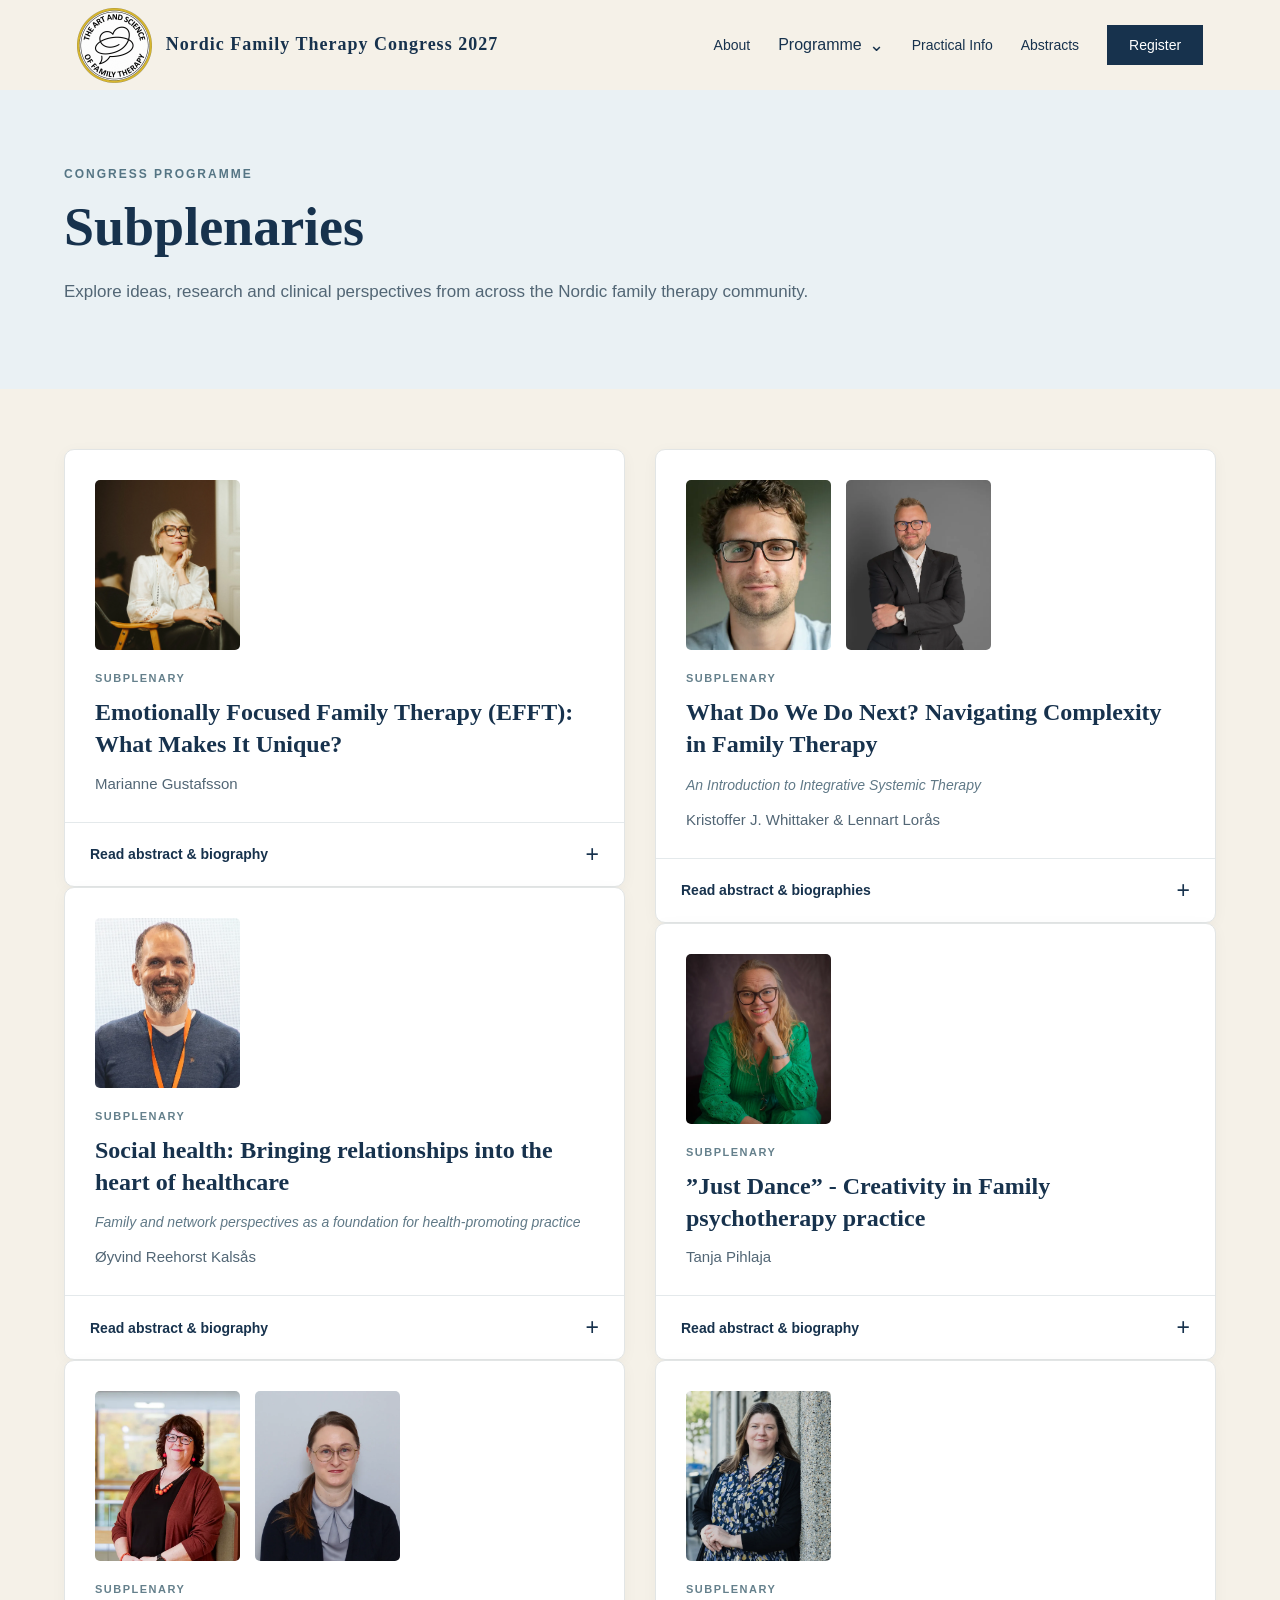
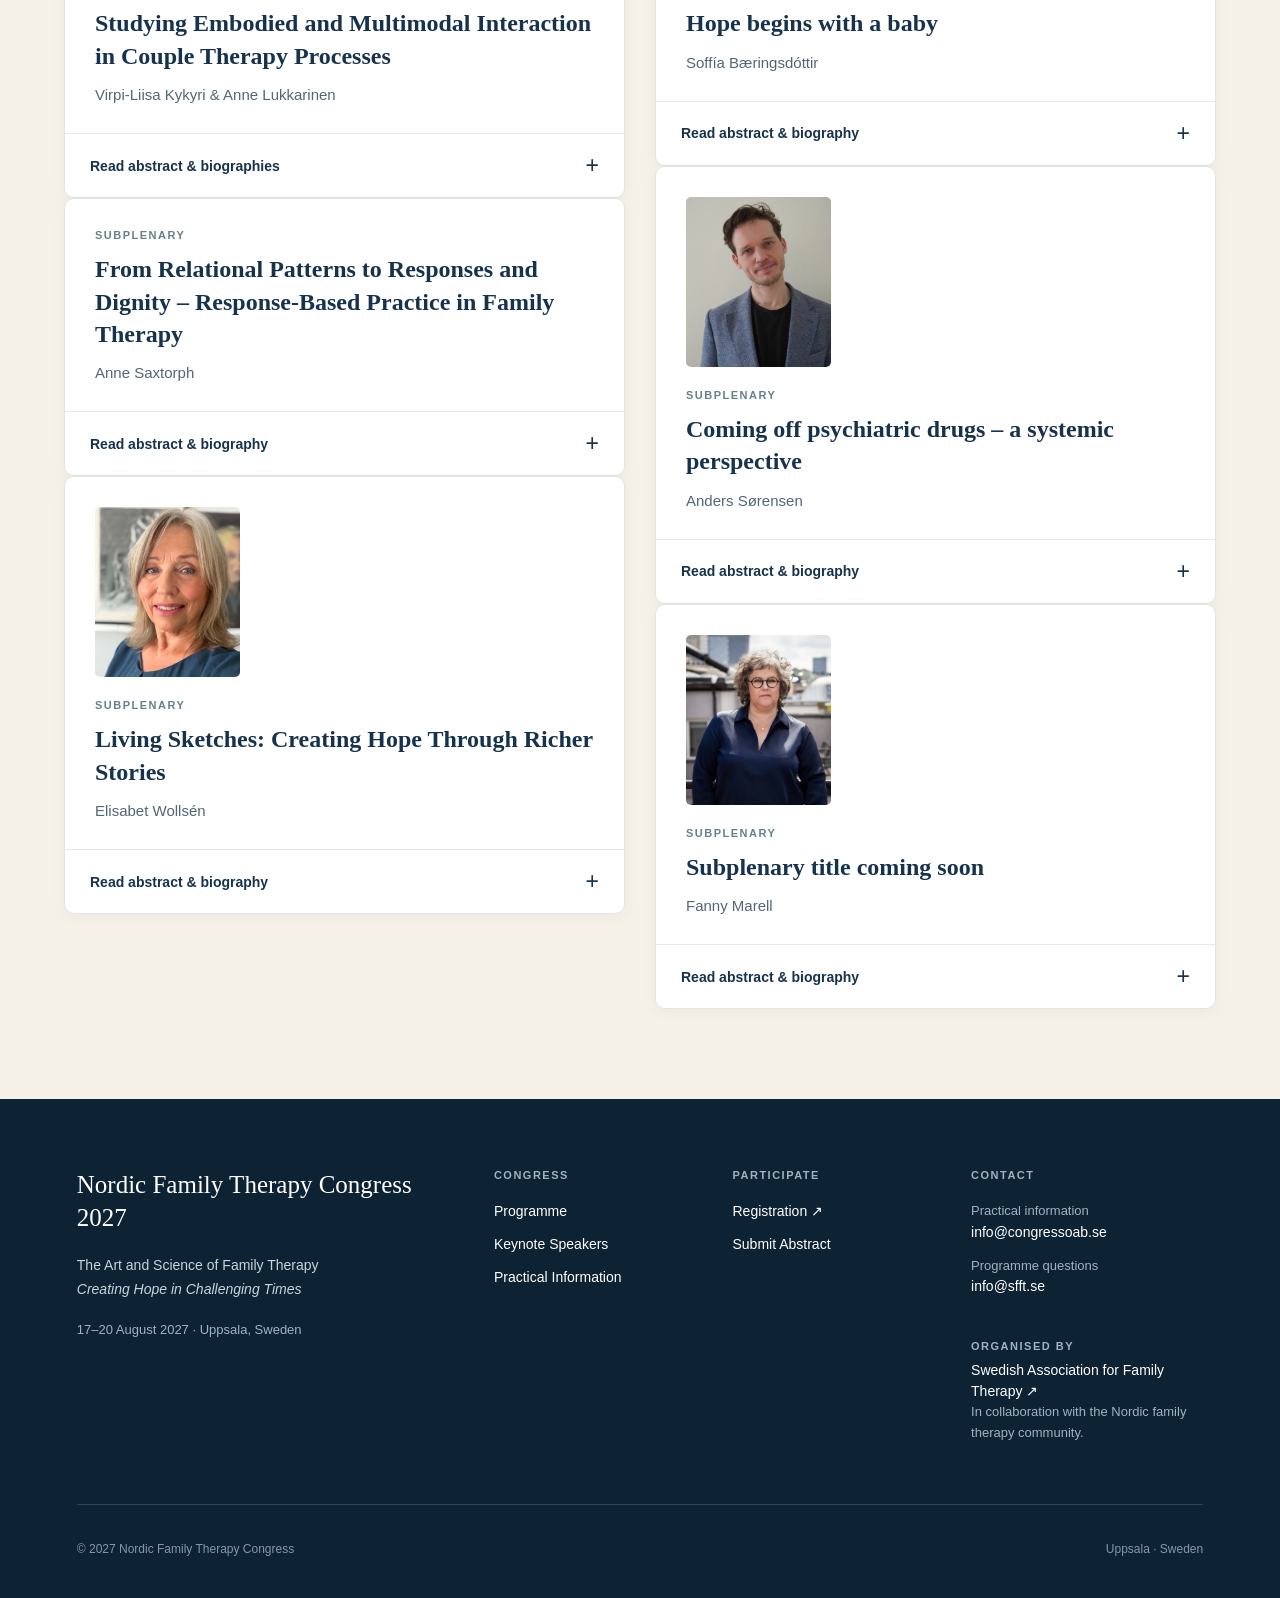
<file: subplenaries.html>
<!DOCTYPE html>
<html lang="en">

<head>
    <meta charset="UTF-8">
    <meta name="viewport" content="width=device-width, initial-scale=1.0">

    <title>Subplenaries | Nordic Family Therapy Congress 2027</title>

    <link rel="stylesheet" href="css/style.css">
</head>

<body>

    <header>

        <div class="logo">
            <a href="index.html">
                <img src="images/logo.webp" alt="Nordic Family Therapy Congress 2027 logo">
                <span>Nordic Family Therapy Congress 2027</span>
            </a>
        </div>

        <button class="menu-toggle" aria-label="Open menu" aria-expanded="false">
            <span></span>
            <span></span>
            <span></span>
        </button>

        <nav id="main-nav">

            <a href="index.html#about">About</a>

            <div class="nav-dropdown">
                <button class="nav-dropdown-toggle" type="button" aria-expanded="false"
                    aria-controls="programme-submenu">
                    Programme
                    <span class="dropdown-arrow" aria-hidden="true">⌄</span>
                </button>

                <div class="nav-dropdown-menu" id="programme-submenu">
                    <a href="index.html#programme">Programme Overview</a>
                    <a href="keynotes.html">Keynote Speakers</a>
                    <a href="subplenaries.html">Subplenaries</a>
                </div>
            </div>

            <a href="practical-info.html">Practical Info</a>
            <a href="abstracts.html">Abstracts</a>

            <a class="register-button" href="https://axacoair.se/go?Ll78cadP" target="_blank" rel="noopener noreferrer">
                Register
            </a>

        </nav>

    </header>



    <main class="subplenaries-page">

        <section class="subplenaries-intro">
            <div class="subplenaries-container">
                <p class="subplenaries-eyebrow">CONGRESS PROGRAMME</p>
                <h1>Subplenaries</h1>
                <p class="subplenaries-lead">
                    Explore ideas, research and clinical perspectives from
                    across the Nordic family therapy community.
                </p>
            </div>
        </section>

        <section class="subplenaries-section">
            <div class="subplenaries-container">

                <div class="subplenaries-grid">

                    <div class="subplenaries-column">

                        <!-- Subplenary 1: Marianne Gustafsson -->
                        <article class="subplenary-card">

                            <div class="subplenary-card-header">

                                <img src="images/speakers/marianne_gustafsson.webp" alt="Marianne Gustafsson"
                                    class="subplenary-photo">

                                <div class="subplenary-card-heading">
                                    <p class="subplenary-label">SUBPLENARY</p>

                                    <h2>
                                        Emotionally Focused Family Therapy (EFFT):
                                        What Makes It Unique?
                                    </h2>

                                    <p class="subplenary-speaker">
                                        Marianne Gustafsson
                                    </p>
                                </div>

                            </div>

                            <details class="subplenary-details">
                                <summary>Read abstract &amp; biography</summary>

                                <div class="subplenary-details-content">

                                    <h3>Abstract</h3>

                                    <p>
                                        Emotionally Focused Family Therapy (EFFT), developed by Dr. Sue Johnson together
                                        with
                                        colleagues including Gail Palmer and James Furrow, is an attachment-based,
                                        experiential
                                        model of family therapy that extends the principles of Emotionally Focused
                                        Therapy
                                        (EFT) to
                                        the family system. Building on decades of research supporting EFT with couples,
                                        EFFT
                                        provides a distinctive framework for understanding and transforming family
                                        distress
                                        through
                                        attachment, emotional bonding, and relational repair.
                                    </p>

                                    <p>
                                        EFFT conceptualizes family distress not primarily as a problem of behaviour,
                                        parenting skills,
                                        or individual pathology, but as a disruption of attachment bonds and blocked
                                        emotional
                                        responsiveness within the family system. A central premise is that parents are
                                        the
                                        primary
                                        resource for children’s security and resilience. Under conditions of trauma,
                                        chronic
                                        stress,
                                        loss, or relational injury, caregivers may lose access to their natural
                                        caregiving
                                        system and
                                        their capacity for emotional availability and protection. At the same time,
                                        children
                                        and
                                        adolescents may struggle to express attachment needs in ways that can be
                                        received.
                                    </p>

                                    <p>
                                        EFFT helps therapists transform these relational blocks by restoring parents’
                                        access
                                        to their
                                        caregiving system while supporting children and adolescents in expressing
                                        underlying
                                        vulnerabilities and needs for connection. The model is distinctive in its
                                        experiential focus,
                                        using emotion as both the target and the agent of change. Through enactments,
                                        emotional
                                        processing, and corrective attachment experiences, families are supported in
                                        creating new
                                        patterns of safety, responsiveness, and connection.
                                    </p>

                                    <p>
                                        For experienced family therapists, EFFT offers a powerful way of meeting the
                                        whole
                                        family
                                        system while keeping attachment and emotion at the centre of therapeutic change.
                                        This
                                        seminar will introduce the theoretical foundations, clinical process, and key
                                        interventions of
                                        EFFT, illustrated through clinical examples from a Swedish context.
                                    </p>

                                    <h3>Biography</h3>

                                    <p>
                                        Marianne Gustafsson is a social worker, licensed psychotherapist, systemic
                                        therapist, teacher,
                                        and supervisor in systemic psychotherapy. She is an internationally certified
                                        Emotionally
                                        Focused Therapy (EFT) Trainer, Supervisor, and Therapist through the
                                        International
                                        Centre
                                        for Excellence in Emotionally Focused Therapy (ICEEFT).
                                    </p>

                                    <p>
                                        With more than 25 years of clinical experience in Swedish Child and Adolescent
                                        Psychiatry
                                        and private practice, Marianne has specialized in family therapy,
                                        attachment-based
                                        approaches, and emotionally focused interventions with couples, individuals, and
                                        families.
                                    </p>

                                    <p>
                                        Since 2013, she has been deeply engaged in the development and dissemination of
                                        Emotionally Focused Therapy (EFT) in Sweden, initially focusing on couples
                                        therapy
                                        (EFCT), and later expanding her work to Emotionally Focused Individual Therapy
                                        (EFIT)
                                        and, with particular dedication, Emotionally Focused Family Therapy (EFFT).
                                    </p>

                                    <p>
                                        Marianne is the founder and director of Livsverk and co-director of Stockholm
                                        EFT
                                        Center,
                                        where she provides psychotherapy, supervision, and training for mental health
                                        professionals.
                                        She combines systemic family therapy traditions with contemporary attachment
                                        science
                                        and
                                        experiential practice.
                                    </p>

                                    <p>
                                        She is engaged in clinical writing and research, including publications in Fokus
                                        på
                                        Familjen,
                                        a forthcoming article on EFFT, and the ”Stronger Together” research project at
                                        Uppsala
                                        University, focusing on EFT-based interventions for parents of children
                                        diagnosed
                                        with
                                        cancer.
                                    </p>

                                    <p>
                                        Marianne’s passion is supporting therapists and families in creating secure
                                        emotional bonds,
                                        resilience, and healing through meaningful therapeutic relationships.
                                    </p>

                                </div>
                            </details>

                        </article>

                        <!-- Subplenary 3: Øyvind Reehorst Kalsås -->
                        <article class="subplenary-card">

                            <div class="subplenary-card-header">

                                <img src="images/speakers/oyvind_reehorst_kalsas.webp" alt="Øyvind Reehorst Kalsås"
                                    class="subplenary-photo">

                                <div class="subplenary-card-heading">

                                    <p class="subplenary-label">SUBPLENARY</p>

                                    <h2>
                                        Social health: Bringing relationships into the heart of healthcare
                                    </h2>

                                    <p class="subplenary-subtitle">
                                        Family and network perspectives as a foundation for health-promoting practice
                                    </p>

                                    <p class="subplenary-speaker">
                                        Øyvind Reehorst Kalsås
                                    </p>

                                </div>

                            </div>

                            <details class="subplenary-details">

                                <summary>Read abstract &amp; biography</summary>

                                <div class="subplenary-details-content">

                                    <h3>Abstract</h3>

                                    <p>
                                        Why do social relationships remain at the margins of healthcare
                                        when their importance for health is so well established?
                                    </p>

                                    <p>
                                        Health is commonly understood and addressed through its physical
                                        and mental dimensions, while the social dimension has received
                                        considerably less attention. Yet people experience illness,
                                        recovery, crisis and major life transitions within families,
                                        relationships, social networks and communities.
                                    </p>

                                    <p>
                                        This presentation explores social health as a distinct dimension
                                        of health, alongside physical and mental health, and considers
                                        what such a perspective might mean for professional practice.
                                        Particular attention is given to family and network-oriented
                                        approaches as ways of working directly with the relational and
                                        social conditions that shape health and well-being.
                                    </p>

                                    <p>
                                        For family therapists and other professionals with a systemic
                                        and relational orientation, this raises an important question:
                                        What changes when relationships are understood not only as a
                                        context for health problems, but as part of health itself?
                                    </p>

                                    <p>
                                        Drawing on the WHO Ottawa Charter’s conceptualization of health
                                        promotion, the presentation explores how healthcare can move
                                        beyond an individualised understanding of health towards
                                        practices that recognise and strengthen relationships, belonging,
                                        participation and social resources. It also considers the wider
                                        implications for healthcare services: How might services work
                                        with families and networks rather than treating them primarily
                                        as resources surrounding the individual patient?
                                    </p>

                                    <h3>Biography</h3>

                                    <p>
                                        <strong>Øyvind Reehorst Kalsås, PhD, LCSW</strong>, is a family
                                        therapist, researcher, and educator at Western Norway University
                                        of Applied Sciences (HVL), where he serves as Head of the
                                        Department of Welfare and Participation. His research explores
                                        social health, grief and bereavement, substance use and the role
                                        of families, social networks, and dialogical practices in
                                        psychosocial support and care.
                                    </p>

                                    <p>
                                        He is the author of the book chapter “Social health” which appears in the new
                                        Norwegian anthology “Psykososialt arbeid ved kriser”.
                                    </p>

                                </div>

                            </details>

                        </article>

                        <!-- Subplenary 5: Virpi-Liisa Kykyri & Anne Lukkarinen -->
                        <article class="subplenary-card">

                            <div class="subplenary-card-header">

                                <div class="subplenary-photo-pair">
                                    <img src="images/speakers/virpi_liisa_kykyri.webp" alt="Virpi-Liisa Kykyri"
                                        class="subplenary-photo">

                                    <img src="images/speakers/anne_lukkarinen.webp" alt="Anne Lukkarinen"
                                        class="subplenary-photo">
                                </div>

                                <div class="subplenary-card-heading">

                                    <p class="subplenary-label">SUBPLENARY</p>

                                    <h2>
                                        Studying Embodied and Multimodal Interaction
                                        in Couple Therapy Processes
                                    </h2>

                                    <p class="subplenary-speaker">
                                        Virpi-Liisa Kykyri &amp; Anne Lukkarinen
                                    </p>

                                </div>

                            </div>

                            <details class="subplenary-details">

                                <summary>Read abstract &amp; biographies</summary>

                                <div class="subplenary-details-content">

                                    <h3>Abstract</h3>

                                    <p>
                                        Interest in embodied and multimodal interaction in psychotherapy
                                        has grown rapidly in recent years. The Relational Mind in Events
                                        of Change in Therapeutic Dialogues project has investigated these
                                        phenomena for almost 14 years. The project is based on a unique
                                        multimodal dataset comprising couple therapy sessions with
                                        synchronized multi-camera video recordings, physiological
                                        measurements, process questionnaires, and video-assisted
                                        individual Stimulated Recall Interviews.
                                    </p>

                                    <p>
                                        Research based on this dataset has produced novel evidence on
                                        interpersonal synchrony in couple therapy. The project was the
                                        first to demonstrate physiological and behavioral synchrony
                                        between participants and to show that synchrony is associated
                                        with therapeutic alliance and therapy progress. Studies have
                                        also identified links between speech, physiological synchrony,
                                        and movement synchrony. More recent work has moved beyond
                                        whole-session analyses to examine synchrony in specific
                                        interactional episodes, linking synchrony dynamics with emotional
                                        processes and interactional content through mixed-methods
                                        approaches.
                                    </p>

                                    <p>
                                        In this sub-plenary session, Virpi-Liisa Kykyri will provide an
                                        overview of the Relational Mind research, with a particular
                                        focus on recent findings. Anne Lukkarinen will then present
                                        the design of her doctoral study on couple therapy involving
                                        clients with borderline personality disorder.
                                    </p>

                                    <p>
                                        Lukkarinen’s study investigates changes in interpersonal
                                        physiological synchrony and therapeutic alliance during
                                        meaningful moments in couple therapy. Guided by the Flexible
                                        Multimodal Synchrony theory, the study employs a mixed-methods
                                        process research design combining physiological measurements,
                                        video analysis, and questionnaires. The dataset will include
                                        30 couples and their therapists. Participants are recruited
                                        through adult psychiatric services within the Wellbeing Services
                                        County of North Savo following a referral to couple therapy.
                                    </p>

                                    <p>
                                        Data will be analyzed using windowed correlation-based methods
                                        and qualitative content analysis. The study is expected to
                                        generate new knowledge about the role of interpersonal synchrony
                                        in couple therapy for borderline personality disorder. The
                                        findings may benefit clients, couples, families, and
                                        professionals and contribute to improved treatment outcomes
                                        and more effective mental health and social services.
                                    </p>

                                    <h3>Biographies</h3>

                                    <h4>Virpi-Liisa Kykyri</h4>

                                    <p>
                                        <strong>Virpi-Liisa Kykyri, PhD</strong>, is Professor of
                                        Psychology and Vice Head of the Department of Psychology at
                                        the University of Jyväskylä, Finland. She leads the
                                        <em>Multimodal Interaction Laboratory</em>, part of the
                                        national MAGICS research infrastructure. Her research focuses
                                        on embodied processes in social interaction in clinical and
                                        workplace settings, using multimodal and mixed-methods
                                        approaches.
                                    </p>

                                    <p>
                                        With the Embodied Eureka Research Collective, a
                                        multidisciplinary team of researchers that she leads,
                                        Kykyri investigates interpersonal attunement and synchrony,
                                        examining how people connect, co-regulate, and respond to
                                        one another through physiology, movement, emotion, and
                                        language. Kykyri has published extensively in international
                                        peer-reviewed journals and edited volumes.
                                    </p>

                                    <h4>Anne Lukkarinen</h4>

                                    <p>
                                        <strong>Anne Lukkarinen</strong> is a doctoral researcher in
                                        the Doctoral Programme in Psychology at the University of
                                        Jyväskylä, Faculty of Education and Psychology. Her research
                                        examines physiological attunement and the therapeutic alliance
                                        in couples therapy involving individuals with borderline
                                        personality disorder.
                                    </p>

                                    <p>
                                        Her particular interests include nonverbal interaction,
                                        autonomic nervous system activity, and physiological
                                        synchrony between participants. She holds a Master's degree
                                        in Health Care and is a clinical expert in mental health and
                                        substance abuse work. She has worked as a registered nurse
                                        and as a dialectical behaviour therapy therapist.
                                    </p>

                                    <p>
                                        In addition, she is completing training as a systemic family
                                        and couples psychotherapist at the University of Jyväskylä
                                        and is expected to graduate in May 2027.
                                    </p>

                                </div>

                            </details>

                        </article>

                        <!-- Subplenary 7: Anne Saxtorph -->
                        <article class="subplenary-card">

                            <div class="subplenary-card-header">


                                <div class="subplenary-card-heading">

                                    <p class="subplenary-label">SUBPLENARY</p>

                                    <h2>
                                        From Relational Patterns to Responses and Dignity –
                                        Response-Based Practice in Family Therapy
                                    </h2>

                                    <p class="subplenary-speaker">
                                        Anne Saxtorph
                                    </p>

                                </div>

                            </div>

                            <details class="subplenary-details">

                                <summary>Read abstract &amp; biography</summary>

                                <div class="subplenary-details-content">

                                    <h3>Abstract</h3>

                                    <p>
                                        <strong>
                                            How can a Response-Based approach broaden our perspective
                                            and bring hope into family therapy?
                                        </strong>
                                    </p>

                                    <p>
                                        This presentation explores how Response-Based Practice can
                                        sharpen our attention to language, power, dignity, and people’s
                                        responses to what they are subjected to. A central question is
                                        how we, as family therapists, can avoid making language of
                                        criticism, degradation, violence, and control and let it appear
                                        as mutual through our language when responsibility and power
                                        are not equally distributed.
                                    </p>

                                    <p>
                                        Using concrete practice examples, I will demonstrate what a
                                        micro-level contextual analysis can involve: What is actually
                                        happening within social and relational contexts? Who is doing
                                        what to whom? How do individual family members respond? And how
                                        can Response-Based questions make power, oppression, resistance,
                                        and efforts to preserve dignity visible, rather than focusing
                                        solely on relational patterns and positions?
                                    </p>

                                    <p>
                                        I will also briefly address how the understanding of power in
                                        Response-Based Practice differs from the perspectives of
                                        Bateson and Foucault.
                                    </p>

                                    <p>
                                        Particular attention will be given to children and young
                                        people. A child experiencing anxiety, sadness, or acting-out
                                        behaviour can easily come to be seen as the bearer of the
                                        family’s pathology. But what becomes possible if, instead, we
                                        explore the child’s actions as responses and acts of resistance
                                        to concrete circumstances, rather than merely as symptoms?
                                        What is the child trying to protect, preserve, express, gain
                                        access to, or respond against? And what kind of dignity is the
                                        child striving for and longing for?
                                    </p>

                                    <p>
                                        The underlying premise is that oppression takes place within
                                        social contexts, and that responses therefore cannot be
                                        understood in isolation within the individual or simply as
                                        dysfunction, even when the consequences of a response may be
                                        negative. Family therapy thus also becomes a practice of
                                        making power visible, clarifying responsibility, and
                                        highlighting the dignity of children and young people,
                                        including their claim to recognition and redress.
                                    </p>

                                    <h3>Biography</h3>

                                    <p>
                                        Anne Saxtorph is an authorized psychologist, educated at the
                                        University of Copenhagen in 1995, with more than 30 years of
                                        clinical experience in Denmark. She is a specialist in
                                        psychotherapy, family therapist, supervisor and partner in
                                        ‘Narrative Perspektiver’ with her colleagues, in Copenhagen.
                                    </p>

                                    <p>
                                        Her work includes therapy, teaching at women’s shelters,
                                        institutions, and she provides supervision in institutions
                                        and running a family therapy training programme. Her practice
                                        is grounded in systemic, narrative, norm-critical and
                                        Response-Based approaches, last part inspired by Allan Wade,
                                        Shelly Dean, Cathy Richardson and Linda Coates from Canada,
                                        with a particular focus on language, power, dignity and
                                        responses in social and relational contexts.
                                    </p>

                                </div>

                            </details>

                        </article>


                        <article class="subplenary-card">

                            <div class="subplenary-card-header">

                                <img src="images/speakers/elisabet_wollsen.webp" alt="Elisabet Wollsén"
                                    class="subplenary-photo">
                                    
                                <div class="subplenary-card-heading">
                                    <p class="subplenary-label">SUBPLENARY</p>

                                    <h2>Living Sketches: Creating Hope Through Richer Stories</h2>

                                    <p class="subplenary-speaker">Elisabet Wollsén</p>
                                </div>

                            </div>

                            <details class="subplenary-details">
                                <summary>Read abstract &amp; biography</summary>

                                <div class="subplenary-details-content">

                                    <h3>Abstract</h3>

                                    <p>
                                        Draw an apple with your dominant hand, then with the other.
                                        Which do you prefer – the "correct" one, or the one that
                                        surprised you?
                                    </p>

                                    <p>
                                        Alongside familiar supervision formats, Life Staging® began
                                        as playful experiments in "radical not-knowing", grown from
                                        clinical work, sand tray, psychodrama and painting. It
                                        weaves together narrative storytelling, systemic seeing
                                        in images – including one's own place in the system –
                                        and the colourful, creative seeing of art.
                                    </p>

                                    <p>
                                        We rise from our chairs and begin without words. A stager
                                        forms living images with colleagues who do not know what
                                        they represent – nor does the facilitator. Like a painter
                                        stepping back from the canvas, the stager watches the
                                        images move and change. Improvising together, the group
                                        makes visible and felt what is not yet seen or said,
                                        awakening dormant, embodied knowledge, wisdom and
                                        experience, and enriching – sometimes challenging –
                                        the stager's picture.
                                    </p>

                                    <p>
                                        The stager holds the pen, voicing the experience through
                                        the facilitator's narrative questions. Others offer
                                        resonance: what moved in them, connected to their own
                                        lives. Reflections and interpretations are avoided; they
                                        often voice the familiar thinking of our time and
                                        profession, and may disturb the stager's experience.
                                        Resonance, in everyday language, becomes a gift that
                                        opens new perspectives for everyone.
                                    </p>

                                    <p>
                                        Within a safe structure, body, senses, play and our
                                        differences create "knowledge in the making".
                                    </p>

                                    <p>
                                        In polarized times, perhaps hope lies in co-creating
                                        richer, embodied stories that gently unite – where
                                        differences coexist, the not yet known can emerge,
                                        and we learn to see more – and to connect.
                                    </p>

                                    <h3>Biography</h3>

                                    <p>
                                        Elisabet Wollsén, MSc, is a licensed psychologist and
                                        psychotherapist based in Stockholm, Sweden. Since the
                                        mid-1970s she has worked with children, couples,
                                        families and individuals, in her own practice since
                                        1983. She has supervised more than 200 groups and
                                        taught systemic and narrative practice since the
                                        mid-1980s.
                                    </p>

                                    <p>
                                        Grounded in psychodynamic and attachment thinking –
                                        Winnicott, and later Schore – she began family therapy
                                        training in the US in 1980, followed by training and
                                        supervision with many systemic and narrative pioneers,
                                        among them the Milan team, Peter Lang, Harlene Anderson,
                                        Tom Andersen, Michael White, Jaakko Seikkula and
                                        Imelda McCarthy.
                                    </p>

                                    <p>
                                        Her own formats, the Five Questions (Ria-Ra) and Life
                                        Staging®, grew from hands-on clinical work – sand tray,
                                        image-making, play and psychodrama – and from her
                                        art-making as a designer and oil painter, resting on
                                        the conviction that no person exists outside context.
                                        She has presented them close to 40 times, including
                                        at AGPA (as faculty), EFTA, IFTA, AFTA, IAGP and ANSE.
                                    </p>

                                </div>
                            </details>

                        </article>


                    </div>

                    <div class="subplenaries-column">

                        <!-- Subplenary 2: Kristoffer J. Whittaker & Lennart Lorås -->
                        <article class="subplenary-card">

                            <div class="subplenary-card-header">

                                <div class="subplenary-photo-pair">
                                    <img src="images/speakers/kristoffer_whittaker.webp" alt="Kristoffer J. Whittaker"
                                        class="subplenary-photo">

                                    <img src="images/speakers/lennart_loras.webp" alt="Lennart Lorås"
                                        class="subplenary-photo">
                                </div>

                                <div class="subplenary-card-heading">

                                    <p class="subplenary-label">SUBPLENARY</p>

                                    <h2>
                                        What Do We Do Next? Navigating Complexity in Family Therapy
                                    </h2>

                                    <p class="subplenary-subtitle">
                                        An Introduction to Integrative Systemic Therapy
                                    </p>

                                    <p class="subplenary-speaker">
                                        Kristoffer J. Whittaker &amp; Lennart Lorås
                                    </p>

                                </div>

                            </div>

                            <details class="subplenary-details">

                                <summary>Read abstract &amp; biographies</summary>

                                <div class="subplenary-details-content">

                                    <h3>Abstract</h3>

                                    <p>
                                        Family therapy rarely follows a straight line. Family members may
                                        understand the problem differently, alliances can become fragile,
                                        and even well-intended interventions can fail to create meaningful
                                        change. How can therapists hold onto direction amid this complexity?
                                    </p>

                                    <p>
                                        Drawing on our book,
                                        <em>Integrative Systemic Therapy for Families with Children and
                                            Adolescents: A Clinician's Handbook</em>, this subplenary introduces
                                        Integrative Systemic Therapy (IST), a practical framework that
                                        connects systemic theory, psychotherapy research, and clinical
                                        decision-making.
                                    </p>

                                    <p>
                                        Through vivid clinical illustrations, we demonstrate how IST helps
                                        therapists develop shared understandings of problems, identify
                                        constraints that keep difficulties in place, and adapt therapy
                                        when progress stalls. We give particular attention to engaging
                                        children and adolescents, building strong alliances with all
                                        family members, and using feedback to determine what the family
                                        needs next.
                                    </p>

                                    <p>
                                        Participants will leave with a fresh way of understanding
                                        therapeutic complexity, and practical ideas they can bring
                                        directly into their work with families.
                                    </p>

                                    <h3>Biographies</h3>

                                    <h4>Kristoffer J. Whittaker</h4>

                                    <p>
                                        <strong>Kristoffer J. Whittaker, PhD</strong>, is a clinical
                                        psychologist and specialist in family psychology. He works at
                                        Nedre Romerike Family Counselling Office and is affiliated with
                                        the Research Institute at Modum Bad, Norway. His clinical and
                                        research interests include Integrative Systemic Therapy,
                                        mediation, therapeutic alliances, dyadic processes, and routine
                                        outcome monitoring. He combines clinical practice with research,
                                        writing, and doctoral supervision.
                                    </p>

                                    <h4>Lennart Lorås</h4>

                                    <p>
                                        <strong>Lennart Lorås, D.Sys.Psych</strong>, is Professor at
                                        Western Norway University of Applied Sciences and Professor II
                                        at VID Specialized University, Norway. His teaching and research
                                        encompass systemic family therapy, clinical practice, and
                                        qualitative research methods. He has authored and edited several
                                        books on family therapy, relational practice, and research methods.
                                    </p>

                                </div>

                            </details>

                        </article>





                        <!-- Subplenary 4: Tanja Pihlaja -->
                        <article class="subplenary-card">

                            <div class="subplenary-card-header">

                                <img src="images/speakers/tanja_pihlaja.webp" alt="Tanja Pihlaja"
                                    class="subplenary-photo">

                                <div class="subplenary-card-heading">

                                    <p class="subplenary-label">SUBPLENARY</p>

                                    <h2>
                                        ”Just Dance” - Creativity in Family psychotherapy practice
                                    </h2>

                                    <p class="subplenary-speaker">
                                        Tanja Pihlaja
                                    </p>

                                </div>

                            </div>

                            <details class="subplenary-details">

                                <summary>Read abstract &amp; biography</summary>

                                <div class="subplenary-details-content">

                                    <h3>Abstract</h3>

                                    <p>
                                        This presentation is about creativity in family therapy practice.
                                        The theoretical background is based on a relational and holistic
                                        view of the human being and a dialogical and embodied way of
                                        doing family therapy.
                                    </p>

                                    <p>
                                        The performance "TansSiksi" aims to bring to light the findings
                                        of a three-year family therapy process through dance. The
                                        presentation consists of two parts: a dance piece and a
                                        theoretical lecture. It is inspired by a three-year (2021–2024)
                                        family therapy process in which dance and embodiment played an
                                        integral role. As the work of concluding the process with the
                                        client began in the spring of 2024, we considered how to bring
                                        the process to a close and capture its meaningful moments—moments
                                        that can be viewed from the perspectives of both the client and
                                        the therapist. This sparked the idea of creating a dance piece
                                        that utilizes choreography. The dance lasts 10–12 minutes - the
                                        choreography is developed in a client-centered manner,
                                        illustrating the core insights of the therapy.
                                    </p>

                                    <p>
                                        Dialogical family therapy includes different kinds of listening
                                        processes – based on the question ”What has happened to you?”
                                        When listening as a therapist, you need to be open to
                                        different levels of experience. In this case, we were particularly interested in
                                        the sensorimotor level.
                                    </p>

                                    <p>
                                        The lecture draws on principles of Open Dialogue
                                        particularly presence, a need-based attitude, attunement,
                                        responsiveness, and the ability to remain with uncertainty.
                                        Important theoretical point of view comes from the ideas of
                                        using expressive arts. This approach not only enables survivors
                                        to express experiences that defy verbalization, but also helps
                                        them to transform and integrate the trauma. When using
                                        creativity in a family therapy process, it is possible to see
                                        relationships from a new perspective, regain a sense of
                                        aliveness, and imagine a new future and new identity.
                                    </p>

                                    <h3>Biography</h3>

                                    <p>
                                        Tanja Pihlaja, M.Soc.Sc. is working as Clinical Supervisor,
                                        Dance Movement Therapist and Couple- and Family Psychotherapist
                                        and Dialogical trainer and EMDR-Therapist in her private
                                        practice Tuntumaa Oy. Open Dialog, embodied approach, authentic
                                        movement and systemic approach have informed her clinical work with groups,
                                        couples and families over twenty
                                        years.
                                    </p>

                                    <p>
                                        Her way of working is trauma sensitive. She has worked widely
                                        in social and healthcare services from psychiatry to child
                                        custody care. She is interested in different levels of experience and creativity
                                        to integrate them with reflective
                                        work - which is happening both vertical and horizontal ways.
                                        She is a happy Chair of The Finnish Family- and Couple Therapy
                                        Association.
                                    </p>

                                </div>

                            </details>

                        </article>





                        <!-- Subplenary 6: Soffía Bæringsdóttir -->
                        <article class="subplenary-card">

                            <div class="subplenary-card-header">

                                <img src="images/speakers/soffia_baeringsdottir.webp" alt="Soffía Bæringsdóttir"
                                    class="subplenary-photo">

                                <div class="subplenary-card-heading">

                                    <p class="subplenary-label">SUBPLENARY</p>

                                    <h2>
                                        Hope begins with a baby
                                    </h2>

                                    <p class="subplenary-speaker">
                                        Soffía Bæringsdóttir
                                    </p>

                                </div>

                            </div>

                            <details class="subplenary-details">

                                <summary>Read abstract &amp; biography</summary>

                                <div class="subplenary-details-content">

                                    <h3>Abstract</h3>

                                    <p>
                                        The transition to parenthood is a major developmental change
                                        within the family system. It is often a time of hope and excitement
                                        but also a time of vulnerability. New parents are often very aware of
                                        the world around them and of the challenges their child may face
                                        in the future. Becoming a parent at uncertain times can bring
                                        fears and worries about what lies ahead for the family.
                                    </p>

                                    <p>
                                        This presentation explores how we as therapists can bring hope
                                        with curiosity about the baby in a therapeutic conversation.
                                        Therapeutic curiosity can strengthen parental mentalisation and
                                        create hope when parents feel overwhelmed or stuck. We look at
                                        how family therapists can use strengths-based approaches to help parents notice
                                        and integrate small and
                                        meaningful moments of connection.
                                    </p>

                                    <h3>Biography</h3>

                                    <p>
                                        Soffía Bæringsdóttir is a Family Therapist (MA) from the
                                        University of Iceland. She holds a Professional Certificate in
                                        Women and Substance Use from University College Dublin,
                                        Ireland, is a licensed Supervisor and newly VIG-accredited.
                                        Soffía has specialised in Parent–Infant bonding in Iceland.
                                        She works within Icelandic healthcare services, in Familyteam
                                        0-5 years (Fjölskylduteymi 0-5 ára) supporting families with a
                                        particular focus on attachment and perinatal mental health.
                                    </p>

                                    <p>
                                        For more than 15 years, she has provided education, supervision,
                                        and support for parents and professionals. She regularly teaches
                                        and presents on topics including infant bonding, grief and loss,
                                        attachment, and compassionate family-centered care. Soffía has
                                        presented internationally on several occasions.
                                    </p>

                                    <p>
                                        Soffía is the Chairman of the Icelandic Family Therapy
                                        Association and has co-organised several international events.
                                        She lives in Reykjavík with her husband and three children.
                                    </p>

                                </div>

                            </details>

                        </article>





                        <!-- Subplenary 8: Anders Sørensen -->
                        <article class="subplenary-card">

                            <div class="subplenary-card-header">

                                <img src="images/speakers/anders_sorensen.webp" alt="Anders Sørensen"
                                    class="subplenary-photo">

                                <div class="subplenary-card-heading">

                                    <p class="subplenary-label">SUBPLENARY</p>

                                    <h2>
                                        Coming off psychiatric drugs – a systemic perspective
                                    </h2>

                                    <p class="subplenary-speaker">
                                        Anders Sørensen
                                    </p>

                                </div>

                            </div>

                            <details class="subplenary-details">

                                <summary>Read abstract &amp; biography</summary>

                                <div class="subplenary-details-content">

                                    <h3>Abstract</h3>

                                    <p>
                                        Psychiatric drugs are prescribed to individuals, yet coming off
                                        them often affects the people around them as well. Withdrawal
                                        can cause profound changes in emotions, behaviour, and everyday functioning—some
                                        temporary, others lasting. These changes are
                                        frequently difficult to understand, especially when they
                                        resemble the problems for which the drug was originally
                                        prescribed. How they are understood can have major consequences
                                        for the person withdrawing and for those close to them.
                                    </p>

                                    <p>
                                        This lecture explores psychiatric drug withdrawal and tapering
                                        from a systemic perspective. Drawing on research and clinical
                                        experience, I will explain why stopping psychiatric drugs can
                                        be difficult, how withdrawal can be mistaken for relapse, and
                                        how to taper slowly and gradually.
                                    </p>

                                    <p>
                                        Withdrawal also takes place within relationships. Family
                                        members may become frightened or uncertain when someone
                                        changes dramatically during a taper, and their understanding
                                        of what is happening will inevitably influence how they
                                        respond. Therapists can play an important role in helping
                                        families make sense of these experiences and in creating
                                        conditions that support a safer withdrawal process.
                                    </p>

                                    <p>
                                        The lecture will offer practical knowledge about gradual,
                                        individualized tapering alongside a broader discussion of
                                        how withdrawal is understood within families and treatment
                                        systems. Bringing the drug itself into our systemic
                                        understanding can change how we make sense of difficulties
                                        that emerge during withdrawal and open up new possibilities
                                        for support, recovery, and hope.
                                    </p>

                                    <h3>Biography</h3>

                                    <p>
                                        <strong>Anders Sørensen, PhD</strong>, is a Danish clinical
                                        psychologist and researcher specializing in psychiatric drug
                                        withdrawal, tapering, and psychotherapy. His research has
                                        examined antidepressant withdrawal, receptor occupancy,
                                        tapering methods, and clinical guidelines.
                                    </p>

                                    <p>
                                        He is the author of
                                        <em>Crossing Zero: The Art and Science of Coming Off – and
                                            Staying Off – Psychiatric Drugs</em> and teaches clinicians
                                        internationally about psychiatric drugs, withdrawal, and
                                        psychological approaches to severe emotional distress.
                                        His work focuses on helping people make sense of their
                                        experiences in ways that integrate biological, psychological,
                                        relational, and social perspectives.
                                    </p>

                                </div>

                            </details>

                        </article>


                                                <!-- Subplenary 8: Fanny Marell -->
                        <article class="subplenary-card">

                            <div class="subplenary-card-header">

                                <img src="images/speakers/fanny_marell.webp" alt="Fanny Marell"
                                    class="subplenary-photo">

                                <div class="subplenary-card-heading">

                                    <p class="subplenary-label">SUBPLENARY</p>

                                    <h2>
                                        Subplenary title coming soon
                                    </h2>

                                    <p class="subplenary-speaker">
                                        Fanny Marell
                                    </p>

                                </div>

                            </div>

                            <details class="subplenary-details">

                                <summary>Read abstract &amp; biography</summary>

                                <div class="subplenary-details-content">

                                    <h3>Abstract</h3>

                                    <p>
                                        More information about this subplenary will be available soon.
                                    </p>

                                    <h3>Biography</h3>

                                    <p>
                                        <strong>Fanny Marell</strong>, 
                                        Social worker, licensed psychotherapist, supervisor and teacher of psychotherapy.
                                    </p>

                                   
                                </div>

                            </details>

                        </article>

                    </div>
                </div>
            </div>
        </section>

    </main>



    <footer class="site-footer">

        <div class="footer-main">

            <div class="footer-brand">

                <p class="footer-title">
                    Nordic Family Therapy Congress 2027
                </p>

                <p class="footer-theme">
                    The Art and Science of Family Therapy<br>
                    <em>Creating Hope in Challenging Times</em>
                </p>

                <p class="footer-date">
                    17–20 August 2027 · Uppsala, Sweden
                </p>

            </div>


            <div class="footer-links">

                <h3>Congress</h3>

                <a href="index.html#programme">Programme</a>

                <a href="keynotes.html">Keynote Speakers</a>

                <a href="practical-info.html">
                    Practical Information
                </a>

            </div>


            <div class="footer-links">

                <h3>Participate</h3>

                <a href="https://axacoair.se/go?Ll78cadP" target="_blank" rel="noopener noreferrer">
                    Registration ↗
                </a>

                <a href="abstracts.html">Submit Abstract</a>

            </div>


            <div class="footer-links">
                <h3>Contact</h3>

                <p>
                    Practical information<br>
                    <a href="mailto:info@congressoab.se">info@congressoab.se</a>
                </p>

                <p>
                    Programme questions<br>
                    <a href="mailto:info@sfft.se">info@sfft.se</a>
                </p>

                <div class="footer-organiser">
                    <h3>Organised by</h3>
                    <a href="https://sfft.se/" target="_blank" rel="noopener noreferrer">
                        Swedish Association for Family Therapy ↗
                    </a>
                    <p>In collaboration with the Nordic family therapy community.</p>
                </div>

            </div>

        </div>
        <div class="footer-bottom">
            <p>© 2027 Nordic Family Therapy Congress</p>
            <p>Uppsala · Sweden</p>
        </div>

    </footer>


    <script>

        const menuToggle = document.querySelector('.menu-toggle');
        const navigation = document.querySelector('#main-nav');

        menuToggle.addEventListener('click', function () {

            navigation.classList.toggle('open');

            const isOpen = navigation.classList.contains('open');

            menuToggle.setAttribute('aria-expanded', isOpen);

        });


        navigation.querySelectorAll('a').forEach(function (link) {

            link.addEventListener('click', function () {

                navigation.classList.remove('open');

                menuToggle.setAttribute('aria-expanded', 'false');

            });

        });

    </script>


    <script>
        const programmeToggle = document.querySelector(".nav-dropdown-toggle");
        const programmeDropdown = document.querySelector(".nav-dropdown");

        if (programmeToggle && programmeDropdown) {
            programmeToggle.addEventListener("click", function () {
                const isOpen = programmeDropdown.classList.toggle("open");
                programmeToggle.setAttribute("aria-expanded", isOpen);
            });

            document.addEventListener("click", function (event) {
                if (!programmeDropdown.contains(event.target)) {
                    programmeDropdown.classList.remove("open");
                    programmeToggle.setAttribute("aria-expanded", "false");
                }
            });

            document.addEventListener("keydown", function (event) {
                if (event.key === "Escape") {
                    programmeDropdown.classList.remove("open");
                    programmeToggle.setAttribute("aria-expanded", "false");
                }
            });
        }
    </script>


</body>

</html>
</file>
<file: css/style.css>
* {
    box-sizing: border-box;
}

html {
    scroll-behavior: smooth;
}

body {
    margin: 0;
    background-color: #f5f1e8;
    color: #17324d;
    font-family: Arial, sans-serif;
}


/* HEADER */

header {
    height: 90px;
    padding: 0 6%;
    display: flex;
    align-items: center;
    justify-content: space-between;
    background-color: #f5f1e8;
}

.logo {
    font-weight: bold;
    letter-spacing: 1px;
}

.logo a {
    display: flex;
    align-items: center;
    gap: 14px;
    color: #17324d;
    text-decoration: none;
}

.logo img {
    width: 75px;
    height: auto;
    display: block;
}

.logo span {
    font-family: Georgia, serif;
    font-size: 18px;
    line-height: 1.2;
}

nav {
    display: flex;
    align-items: center;
    gap: 28px;
}

nav a {
    color: #17324d;
    text-decoration: none;
    font-size: 14px;
}

.register-button {
    background-color: #17324d;
    color: white;
    padding: 12px 22px;
}


/* HERO */

.hero {
    min-height: 700px;
    padding: 110px 8%;

    background:
        linear-gradient(rgba(15, 40, 60, 0.55),
            rgba(15, 40, 60, 0.55)),
        url("../images/uppsala-universitet.webp");

    background-size: cover;
    background-position: center;

    color: white;
}

.date {
    font-size: 14px;
    letter-spacing: 2px;
    font-weight: bold;
}

.hero h1 {
    font-family: Georgia, serif;
    font-size: 72px;
    line-height: 1.05;
    font-weight: normal;
    max-width: 850px;
    margin: 30px 0;
}

.hero h2 {
    font-family: Georgia, serif;
    font-size: 28px;
    font-weight: normal;
    font-style: italic;
}

.buttons {
    display: flex;
    gap: 15px;
    margin-top: 45px;
}

.buttons a {
    padding: 16px 28px;
    text-decoration: none;
    font-weight: bold;
}

.primary-button {
    background-color: white;
    color: #17324d;
}

.secondary-button {
    border: 2px solid white;
    color: white;
}

/* QUICK INFO */

.quick-info {
    display: grid;
    grid-template-columns: repeat(4, 1fr);
    max-width: 1300px;
    margin: 0 auto;
    padding: 45px 40px;
    background-color: #f5f1e8;
}

.info-box {
    padding: 10px 35px;
    border-right: 1px solid #c9c5bc;
}

.info-box:last-child {
    border-right: none;
}

.info-icon {
    font-size: 28px;
    margin-bottom: 15px;
}

.info-box h3 {
    font-family: Georgia, serif;
    font-size: 20px;
    margin: 0 0 10px 0;
}

.info-box p {
    font-size: 14px;
    line-height: 1.6;
    margin: 0;
    color: #52606b;
}

/* THEME SECTION */

.theme-section {
    display: grid;
    grid-template-columns: 1.15fr 0.85fr;
    min-height: 520px;
    background-color: #ffffff;
}

.theme-text {
    padding: 80px 9%;
}

.theme-lead {
    font-size: 17px !important;
}

.theme-quote {
    max-width: 600px;
    margin: 15px 0 30px 0;
    padding: 5px 0 5px 25px;

    border-left: 2px solid #476b7a;

    color: #17324d;

    font-family: Georgia, serif;
    font-size: 21px;
    line-height: 1.55;
    font-style: italic;
}

.anniversary-note {
    max-width: 600px;
    margin-top: 15px;
    padding-top: 25px;

    border-top: 1px solid #d8d3c8;
}

.anniversary-note span {
    display: block;
    margin-bottom: 10px;

    color: #476b7a;

    font-size: 11px;
    font-weight: bold;
    letter-spacing: 2px;
}

.anniversary-note p {
    margin: 0;

    color: #52606b;

    font-size: 15px;
    line-height: 1.8;
}

.section-label {
    font-size: 12px;
    font-weight: bold;
    letter-spacing: 2px;
    color: #476b7a;
    margin-bottom: 15px;
}

.theme-text h2 {
    font-family: Georgia, serif;
    font-size: 44px;
    line-height: 1.1;
    font-weight: normal;
    margin: 0 0 25px 0;
}

.theme-text>p:not(.section-label) {
    max-width: 560px;
    font-size: 16px;
    line-height: 1.8;
    color: #52606b;
    margin-bottom: 25px;
}

.text-link {
    color: #17324d;
    font-weight: bold;
    text-decoration: none;
    font-size: 14px;
}

.text-link:hover {
    text-decoration: underline;
}

.theme-image {
    min-height: 520px;
}

.theme-image img {
    width: 100%;
    height: 100%;
    object-fit: cover;
    display: block;
}

/* SPEAKERS */

.speakers-section {
    padding: 80px 6%;
    background-color: #eaf1f4;
}

.section-heading {
    max-width: 1300px;
    margin: 0 auto 35px auto;
    display: flex;
    justify-content: space-between;
    align-items: flex-end;
}

.section-heading h2 {
    font-family: Georgia, serif;
    font-size: 36px;
    font-weight: normal;
    margin: 8px 0 0 0;
}

.speakers-grid {
    max-width: 1300px;
    margin: 0 auto;

    display: grid;
    grid-template-columns: repeat(3, 1fr);
    gap: 24px;
}

.speaker-card {
    background-color: white;
    overflow: hidden;
}

.speaker-placeholder {
    height: 270px;
    background-color: #d2dde2;

    display: flex;
    align-items: center;
    justify-content: center;

    color: #6d7d85;
    font-size: 14px;
}

.speaker-photo {
    width: 100%;
    height: 320px;
    object-fit: cover;
    object-position: center 25%;
    display: block;
}

.mikael-photo {
    object-position: center 20%;
}

.speaker-info {
    padding: 22px;
}

.speaker-info h3 {
    font-family: Georgia, serif;
    font-size: 20px;
    margin: 0 0 7px 0;
}

.speaker-meta {
    font-size: 13px;
    color: #64747c;
    margin: 0 0 18px 0;
}

.speaker-title {
    font-family: Georgia, serif;
    font-size: 15px;
    line-height: 1.5;
    font-style: italic;
    margin: 0;
}

.dual-speaker-photo {
    display: grid;
    grid-template-columns: 1fr 1fr;
    height: 320px;
    overflow: hidden;
}

.dual-speaker-photo img {
    width: 100%;
    height: 100%;
    object-fit: cover;
    object-position: center;
}

/* ACTION CARDS */

.action-section {
    padding: 90px 6%;
    background-color: #f5f1e8;
}

.action-grid {
    max-width: 1300px;
    margin: 0 auto;

    display: grid;
    grid-template-columns: repeat(3, 1fr);
    gap: 24px;
}

.action-card {
    min-height: 330px;
    padding: 42px;

    background-color: white;

    display: flex;
    flex-direction: column;
}

.action-card h2 {
    font-family: Georgia, serif;
    font-size: 30px;
    font-weight: normal;

    margin: 8px 0 20px 0;
}

.action-card>p:not(.section-label) {
    color: #52606b;
    font-size: 15px;
    line-height: 1.7;

    margin: 0 0 30px 0;
}

.action-link {
    margin-top: auto;

    color: #17324d;
    font-size: 14px;
    font-weight: bold;
    text-decoration: none;
}

.action-link:hover {
    text-decoration: underline;
}

/* PROGRAMME */

.programme-section {
    padding: 90px 6%;
    background-color: #ffffff;
}

.programme-heading {
    max-width: 800px;
    margin: 0 auto 50px auto;
    text-align: center;
}

.programme-heading h2 {
    font-family: Georgia, serif;
    font-size: 42px;
    font-weight: normal;
    margin: 8px 0 20px 0;
}

.programme-heading>p:not(.section-label) {
    color: #52606b;
    font-size: 16px;
    line-height: 1.7;
}

.programme-days {
    max-width: 1000px;
    margin: 0 auto;
}

.programme-day {
    border-top: 1px solid #c9c5bc;
}

.programme-day:last-child {
    border-bottom: 1px solid #c9c5bc;
}

.programme-day summary {
    padding: 28px 10px;
    cursor: pointer;

    display: flex;
    justify-content: space-between;
    align-items: center;

    list-style: none;
}

.programme-day summary::-webkit-details-marker {
    display: none;
}

.day-name {
    display: block;

    font-family: Georgia, serif;
    font-size: 28px;
}

.day-date {
    display: block;

    margin-top: 5px;

    color: #64747c;
    font-size: 14px;
}

.day-symbol {
    font-size: 28px;
    font-weight: 300;
}

.programme-day[open] .day-symbol {
    transform: rotate(45deg);
}

.programme-content {
    padding: 0 10px 30px 10px;
}

.programme-item {
    display: grid;
    grid-template-columns: 130px 1fr;
    gap: 20px;

    padding: 13px 0;

    border-top: 1px solid #e6e3dc;

    font-size: 15px;
    line-height: 1.5;
}

.programme-item time {
    color: #64747c;
    font-weight: bold;
}

.keynote-item {
    color: #17324d;
}

.programme-note {
    max-width: 1000px;
    margin: 25px auto 0 auto;

    color: #7a858b;
    font-size: 13px;
    font-style: italic;
}

/* UPPSALA & PRACTICAL INFORMATION */

.uppsala-section {
    padding: 90px 6%;
    background-color: #17324d;
    color: white;
}

.uppsala-intro {
    max-width: 1300px;
    margin: 0 auto 65px auto;

    display: grid;
    grid-template-columns: 1fr 1fr;
    column-gap: 80px;
}

.light-label {
    grid-column: 1 / -1;
    color: #b9ccd6;
}

.uppsala-intro h2 {
    font-family: Georgia, serif;
    font-size: 46px;
    line-height: 1.1;
    font-weight: normal;

    margin: 10px 0 0 0;
}

.uppsala-intro>p:not(.section-label) {
    align-self: end;

    max-width: 560px;
    margin: 10px 0 0 0;

    color: #d9e2e7;
    font-size: 16px;
    line-height: 1.8;
}

.practical-grid {
    max-width: 1300px;
    margin: 0 auto;

    display: grid;
    grid-template-columns: repeat(3, 1fr);

    border-top: 1px solid rgba(255, 255, 255, 0.25);
}

.practical-item {
    padding: 40px 35px 10px 0;
}

.practical-item+.practical-item {
    padding-left: 35px;
    border-left: 1px solid rgba(255, 255, 255, 0.25);
}

.practical-number {
    display: block;

    margin-bottom: 30px;

    color: #9fb8c4;
    font-size: 12px;
    letter-spacing: 2px;
}

.practical-item h3 {
    font-family: Georgia, serif;
    font-size: 24px;
    font-weight: normal;

    margin: 0 0 15px 0;
}

.practical-item p {
    min-height: 85px;

    color: #d9e2e7;
    font-size: 14px;
    line-height: 1.7;
}

.light-link {
    display: inline-block;
    margin-top: 15px;

    color: white;
    font-size: 14px;
    font-weight: bold;
    text-decoration: none;
}

.light-link:hover {
    text-decoration: underline;
}

/* FOOTER */

.site-footer {
    padding: 70px 6% 30px 6%;
    background-color: #0d2233;
    color: white;
}

.footer-main {
    max-width: 1300px;
    margin: 0 auto 60px auto;

    display: grid;
    grid-template-columns: 2fr 1fr 1fr 1.3fr;
    gap: 60px;
}

.footer-title {
    font-family: Georgia, serif;
    font-size: 25px;
    line-height: 1.3;

    margin: 0 0 20px 0;
}

.footer-theme {
    color: #c7d5dc;
    font-size: 14px;
    line-height: 1.7;

    margin-bottom: 20px;
}

.footer-date {
    color: #9fb4be;
    font-size: 13px;
}

.footer-links {
    display: flex;
    flex-direction: column;
    align-items: flex-start;
    gap: 12px;
}

.footer-links h3 {
    margin: 0 0 8px 0;

    color: #9fb4be;
    font-size: 11px;
    letter-spacing: 1.5px;
    text-transform: uppercase;
}

.footer-links a {
    color: white;
    font-size: 14px;
    line-height: 1.5;
    text-decoration: none;
}

.footer-links a:hover {
    text-decoration: underline;
}

.footer-links p {
    margin: 0;

    color: #9fb4be;
    font-size: 13px;
    line-height: 1.6;
}

.footer-organiser {
    margin-top: 30px;
}

.footer-bottom {
    max-width: 1300px;
    margin: 0 auto;
    padding-top: 25px;

    border-top: 1px solid rgba(255, 255, 255, 0.15);

    display: flex;
    justify-content: space-between;

    color: #829ba7;
    font-size: 12px;
}

/* SUBPAGES */

.logo a {
    color: #17324d;
    text-decoration: none;
}

.subpage-hero {
    padding: 100px 8%;
    background-color: #eaf1f4;
}

.subpage-hero h1 {
    max-width: 850px;
    margin: 15px 0 25px 0;

    font-family: Georgia, serif;
    font-size: 64px;
    line-height: 1.05;
    font-weight: normal;
}

.subpage-intro {
    max-width: 650px;
    margin: 0;

    color: #52606b;
    font-size: 18px;
    line-height: 1.7;
}

/* KEYNOTE PAGE */

.keynotes-list {
    background-color: #ffffff;
}

.keynote-profile {
    max-width: 1300px;
    margin: 0 auto;

    display: grid;
    grid-template-columns: 1fr 1fr;

    min-height: 620px;

    border-bottom: 1px solid #d8d3c8;
}

.keynote-profile:last-child {
    border-bottom: none;
}

.keynote-image {
    min-height: 620px;
    overflow: hidden;
}

.keynote-image img {
    width: 100%;
    height: 100%;

    object-fit: cover;
    object-position: center;

    display: block;
}

.keynote-profile.reverse .keynote-image {
    order: 2;
}

.keynote-profile.reverse .keynote-content {
    order: 1;
}

.keynote-content {
    padding: 70px 10%;

    display: flex;
    flex-direction: column;
    justify-content: center;
}

.keynote-country {
    margin: 0 0 12px 0;

    color: #476b7a;

    font-size: 12px;
    font-weight: bold;
    letter-spacing: 2px;
}

.keynote-content h2 {
    margin: 0 0 40px 0;

    font-family: Georgia, serif;
    font-size: 42px;
    line-height: 1.1;
    font-weight: normal;
}

.keynote-label {
    margin: 0 0 8px 0;

    color: #7a858b;

    font-size: 11px;
    font-weight: bold;
    letter-spacing: 1.5px;
}

.keynote-talk h3 {
    margin: 0 0 15px 0;

    font-family: Georgia, serif;
    font-size: 24px;
    line-height: 1.3;
    font-weight: normal;
    font-style: italic;
}

.keynote-emphasis {
    color: #17324d !important;
    font-family: Georgia, serif;
    font-size: 17px !important;
    line-height: 1.6 !important;
}

.keynote-closing {
    color: #17324d !important;
    font-family: Georgia, serif;
    font-size: 17px !important;
    line-height: 1.6 !important;
    font-style: italic;
}

.keynote-talk>p:not(.keynote-label),
.keynote-bio>p:not(.keynote-label) {
    margin: 0 0 16px 0;
    color: #52606b;
    font-size: 15px;
    line-height: 1.75;
}

.keynote-talk>p:last-child,
.keynote-bio>p:last-child {
    margin-bottom: 0;
}

.keynote-bio {
    margin-top: 35px;
    padding-top: 30px;

    border-top: 1px solid #e0ddd5;
}

.keynote-bio h4 {
    margin: 24px 0 10px 0;
    color: #17324d;
    font-family: Georgia, serif;
    font-size: 18px;
    font-weight: normal;
}

.keynote-bio .keynote-label+h4 {
    margin-top: 12px;
}

.keynote-and {
    color: #7a858b;
    font-size: 28px;
    font-style: italic;
}

.keynote-image-dual {
    display: grid;
    grid-template-columns: 1fr 1fr;
}

.keynote-image-dual img {
    min-width: 0;
}

.mikael-keynote-photo {
    object-position: center 20% !important;
}

/* PRACTICAL INFORMATION */

.practical-nav {
    display: flex;
    justify-content: center;
    gap: 40px;

    padding: 22px 30px;

    background-color: #17324d;
}

.practical-nav a {
    color: #ffffff;
    text-decoration: none;

    font-size: 13px;
    font-weight: bold;
    letter-spacing: 0.5px;
}

.practical-nav a:hover {
    text-decoration: underline;
}


.practical-section {
    padding: 90px 8%;
}

.practical-section-heading {
    max-width: 720px;
    margin: 0 auto 55px auto;
    text-align: center;
}

.practical-section-heading h2,
.travel-section h2 {
    margin: 12px 0 20px 0;

    font-family: Georgia, serif;
    font-size: 46px;
    line-height: 1.1;
    font-weight: normal;
}

.practical-section-heading>p:not(.section-label) {
    color: #52606b;
    font-size: 17px;
    line-height: 1.7;
}

.small-note {
    font-size: 14px !important;
}


/* IMPORTANT DATES */

.dates-grid {
    max-width: 1100px;

    display: grid;
    grid-template-columns: 1fr 1fr;
    gap: 80px;
}

.dates-column h3 {
    margin: 0 0 25px 0;

    font-family: Georgia, serif;
    font-size: 27px;
    font-weight: normal;
}

.date-item {
    display: grid;
    grid-template-columns: 150px 1fr;
    gap: 25px;

    padding: 20px 0;

    border-top: 1px solid #d8d3c8;
}

.date-item time {
    color: #476b7a;

    font-size: 13px;
    font-weight: bold;
}

.date-item p {
    margin: 0;

    color: #17324d;

    font-size: 15px;
}


/* FEES */

.fees-section {
    background-color: #eaf1f4;
}

.fee-cards {
    max-width: 1200px;

    display: grid;
    grid-template-columns: repeat(3, 1fr);
    gap: 20px;

    margin-bottom: 55px;
}

.fee-card {
    padding: 35px;

    background-color: #ffffff;
}

.fee-card.featured {
    background-color: #17324d;
    color: #ffffff;
}

.fee-label {
    margin: 0 0 10px 0;

    font-size: 11px;
    font-weight: bold;
    letter-spacing: 1.5px;
}

.fee-deadline {
    min-height: 38px;
    margin: 0 0 30px 0;

    color: #687781;

    font-size: 14px;
}

.fee-card.featured .fee-deadline {
    color: #cbd7df;
}

.fee-price {
    margin: 0;

    font-family: Georgia, serif;
    font-size: 42px;
}

.fee-price span {
    font-family: Arial, sans-serif;
    font-size: 13px;
    font-weight: bold;
}

.fee-note {
    margin: 15px 0 0 0;

    color: #687781;

    font-size: 12px;
}

.fee-details {
    max-width: 1100px;

    display: grid;
    grid-template-columns: 1fr 1fr;
    gap: 70px;

    margin-top: 20px;
}

.fee-details h3,
.cancellation-box h3 {
    font-family: Georgia, serif;
    font-size: 23px;
    font-weight: normal;
}

.fee-details p,
.fee-details li,
.cancellation-box p {
    color: #52606b;

    font-size: 14px;
    line-height: 1.7;
}

.fee-details ul {
    padding-left: 20px;
}

.cancellation-box {
    max-width: 1100px;

    margin-top: 45px;
    padding: 30px;

    border: 1px solid #cbd6da;
    background-color: rgba(255, 255, 255, 0.45);
}

.cancellation-box h3 {
    margin-top: 0;
}

.cancellation-box a {
    color: #17324d;
}

.practical-register-button {
    display: inline-block;

    margin-top: 35px;
    padding: 16px 24px;

    background-color: #17324d;
    color: #ffffff;

    text-decoration: none;

    font-size: 13px;
    font-weight: bold;
}


/* ACCOMMODATION */

.accommodation-section {
    background-color: #ffffff;
}

.hotel-grid {
    max-width: 1300px;

    display: grid;
    grid-template-columns: repeat(2, 1fr);
    gap: 35px;
}

.hotel-card {
    display: flex;
    flex-direction: column;

    background-color: #f5f1e8;

    overflow: hidden;
}

.hotel-image {
    height: 300px;
    overflow: hidden;
}

.hotel-image img {
    width: 100%;
    height: 100%;

    object-fit: cover;
    display: block;

    transition: transform 0.4s ease;
}

.hotel-card:hover .hotel-image img {
    transform: scale(1.025);
}

.hotel-content {
    display: flex;
    flex-direction: column;
    flex-grow: 1;

    padding: 35px;
}

.hotel-content h3 {
    margin: 0 0 18px 0;

    font-family: Georgia, serif;
    font-size: 27px;
    line-height: 1.2;
    font-weight: normal;
}

.hotel-description {
    flex-grow: 1;

    margin: 0 0 30px 0;

    color: #52606b;

    font-size: 14px;
    line-height: 1.7;
}

.hotel-details {
    display: grid;
    grid-template-columns: 1fr 1fr;

    margin-bottom: 25px;

    border-top: 1px solid #d4d0c6;
    border-bottom: 1px solid #d4d0c6;
}

.hotel-details>div {
    padding: 20px 15px 20px 0;
}

.hotel-details>div+div {
    padding-left: 20px;

    border-left: 1px solid #d4d0c6;
}

.hotel-details span {
    display: block;

    margin-bottom: 6px;

    color: #687781;

    font-size: 11px;
    font-weight: bold;
    letter-spacing: 0.5px;
    text-transform: uppercase;
}

.hotel-details strong {
    display: block;

    color: #17324d;

    font-family: Georgia, serif;
    font-size: 21px;
    font-weight: normal;
}

.hotel-details small {
    color: #687781;
    font-size: 11px;
}

.hotel-address {
    margin: 0;

    color: #476b7a;

    font-size: 12px;
    font-weight: bold;
}

/* TRAVEL */

.travel-section {
    padding: 90px 8%;

    background-color: #f5f1e8;
}

.travel-section>div {
    max-width: 700px;
}

.travel-section p:not(.section-label) {
    color: #52606b;

    font-size: 17px;
    line-height: 1.7;
}

/* MOBILE MENU BUTTON */

.menu-toggle {
    display: none;

    width: 42px;
    height: 42px;

    padding: 8px;

    background: none;
    border: none;

    cursor: pointer;
}

.menu-toggle span {
    display: block;

    width: 100%;
    height: 2px;

    margin: 6px 0;

    background-color: #17324d;
}

/* ABSTRACTS PAGE */

.abstract-hero-action {
    margin-top: 35px;
}

.abstract-dates {
    background-color: #17324d;
    color: #ffffff;
}

.abstract-dates-inner {
    max-width: 1300px;
    margin: 0 auto;
    padding: 35px 8%;
    display: grid;
    grid-template-columns: repeat(3, 1fr);
}

.abstract-date {
    padding: 5px 35px;
    border-right: 1px solid rgba(255, 255, 255, 0.25);
}

.abstract-date:first-child {
    padding-left: 0;
}

.abstract-date:last-child {
    border-right: none;
}

.abstract-date span {
    display: block;
    margin-bottom: 8px;
    font-size: 11px;
    font-weight: bold;
    letter-spacing: 1.5px;
    color: #c9d7de;
}

.abstract-date strong {
    display: block;
    font-family: Georgia, serif;
    font-size: 22px;
    font-weight: normal;
}


/* Main abstract sections */

.abstract-section {
    padding: 90px 8%;
    background-color: #ffffff;
}

.abstract-section-light {
    background-color: #f5f1e8;
}

.abstract-content {
    max-width: 850px;
    margin: 0 auto;
}

.abstract-content-wide {
    max-width: 1300px;
}

.abstract-content>h2 {
    margin: 12px 0 30px 0;
    font-family: Georgia, serif;
    font-size: 42px;
    line-height: 1.15;
    font-weight: normal;
    color: #17324d;
}

.abstract-content>p:not(.section-label) {
    margin: 0 0 18px 0;
    color: #52606b;
    font-size: 16px;
    line-height: 1.8;
}


/* Instructions */

.abstract-list {
    margin: 30px 0 0 0;
    padding: 0;
    list-style: none;
    border-top: 1px solid #d8d3c8;
}

.abstract-list li {
    position: relative;
    padding: 18px 15px 18px 35px;
    color: #52606b;
    font-size: 15px;
    line-height: 1.7;
    border-bottom: 1px solid #d8d3c8;
}

.abstract-list li::before {
    content: "→";
    position: absolute;
    left: 0;
    top: 18px;
    color: #476b7a;
}


/* Proposal types */

.proposal-grid {
    display: grid;
    grid-template-columns: repeat(2, 1fr);
    gap: 25px;
    margin-top: 40px;
}

.proposal-card {
    padding: 40px;
    background-color: #ffffff;
    border-top: 3px solid #17324d;
}

.proposal-number {
    margin: 0 0 25px 0;
    color: #7a858b;
    font-size: 11px;
    font-weight: bold;
    letter-spacing: 2px;
}

.proposal-card h3 {
    margin: 0 0 20px 0;
    font-family: Georgia, serif;
    font-size: 25px;
    line-height: 1.25;
    font-weight: normal;
    color: #17324d;
}

.proposal-card>p:not(.proposal-number) {
    margin: 0;
    color: #52606b;
    font-size: 14px;
    line-height: 1.75;
}


/* Guidelines */

.guideline-grid {
    display: grid;
    grid-template-columns: repeat(2, 1fr);
    gap: 35px;
    margin-top: 40px;
}

.guideline-block {
    padding: 40px;
    background-color: #eaf1f4;
}

.guideline-block h3 {
    margin: 0 0 20px 0;
    font-family: Georgia, serif;
    font-size: 26px;
    line-height: 1.25;
    font-weight: normal;
    color: #17324d;
}

.guideline-block p,
.guideline-block li {
    color: #52606b;
    font-size: 14px;
    line-height: 1.7;
}

.guideline-block p {
    margin: 0 0 20px 0;
}

.guideline-block ul {
    margin: 0;
    padding-left: 20px;
}

.guideline-block li {
    margin-bottom: 14px;
}

.guideline-block li:last-child {
    margin-bottom: 0;
}


/* Final submission block */

.abstract-submit {
    padding: 90px 8%;
    background-color: #17324d;
    color: #ffffff;
    text-align: center;
}

.abstract-submit-inner {
    max-width: 700px;
    margin: 0 auto;
}

.abstract-submit .section-label {
    color: #c9d7de;
}

.abstract-submit h2 {
    margin: 12px 0 20px 0;
    font-family: Georgia, serif;
    font-size: 46px;
    font-weight: normal;
}

.abstract-submit p:not(.section-label) {
    margin: 0 0 30px 0;
    color: #dce4e8;
    font-size: 16px;
    line-height: 1.7;
}

.abstract-submit .primary-button {
    display: inline-block;
}

.abstract-notice {
    background-color: #17324d;
    color: #ffffff;
}

.abstract-notice-inner {
    max-width: 1300px;
    margin: 0 auto;
    padding: 22px 8%;
    display: flex;
    align-items: center;
    justify-content: space-between;
    gap: 30px;
}

.abstract-notice-text {
    display: flex;
    align-items: center;
    gap: 25px;
}

.abstract-notice-text span {
    color: #c9d7de;
    font-size: 11px;
    font-weight: bold;
    letter-spacing: 1.5px;
}

.abstract-notice-text p {
    margin: 0;
    font-size: 15px;
}

.abstract-notice-text strong {
    font-weight: normal;
    color: #c9d7de;
}

.abstract-notice a {
    color: #ffffff;
    text-decoration: none;
    font-size: 13px;
    font-weight: bold;
    white-space: nowrap;
}

.abstract-notice a:hover {
    text-decoration: underline;
}

/* MOBILE */

@media (max-width: 800px) {

    header {
        height: auto;
        padding: 20px;
    }

    .menu-toggle {
        display: block;
    }

    .subpage-hero {
        padding: 70px 25px;
    }

    .subpage-hero h1 {
        font-size: 44px;
    }

    .subpage-intro {
        font-size: 16px;
    }

    .practical-nav {
        justify-content: flex-start;
        gap: 25px;

        padding: 18px 25px;

        overflow-x: auto;
    }

    .practical-nav a {
        white-space: nowrap;
    }

    .practical-section,
    .travel-section {
        padding: 65px 25px;
    }

    .practical-section-heading {
        margin-bottom: 40px;
    }

    .practical-section-heading h2,
    .travel-section h2 {
        font-size: 36px;
    }

    .dates-grid {
        grid-template-columns: 1fr;
        gap: 45px;
    }

    .date-item {
        grid-template-columns: 125px 1fr;
        gap: 20px;
    }

    .fee-cards {
        grid-template-columns: 1fr;
    }

    .fee-details {
        grid-template-columns: 1fr;
        gap: 30px;
    }

    .fee-deadline {
        min-height: 0;
    }

    .hotel-grid {
        grid-template-columns: 1fr;
        gap: 25px;
    }

    .hotel-image {
        height: 260px;
    }

    .hotel-content {
        padding: 28px 25px;
    }

    .hotel-content h3 {
        font-size: 25px;
    }

    .logo img {
        width: 55px;
    }

    .logo span {
        font-size: 15px;
    }

    header {
        position: relative;
    }

    /* ABSTRACTS PAGE */

    .abstract-hero-action {
        margin-top: 30px;
    }

    .abstract-dates-inner {
        grid-template-columns: 1fr;
        padding: 15px 25px;
    }

    .abstract-date {
        padding: 20px 0;
        border-right: none;
        border-bottom: 1px solid rgba(255, 255, 255, 0.25);
    }

    .abstract-date:first-child {
        padding-left: 0;
    }

    .abstract-date:last-child {
        border-bottom: none;
    }

    .abstract-date strong {
        font-size: 20px;
    }

    .abstract-section {
        padding: 65px 25px;
    }

    .abstract-content>h2 {
        font-size: 34px;
        margin-bottom: 25px;
    }

    .abstract-content>p:not(.section-label) {
        font-size: 15px;
        line-height: 1.75;
    }

    .proposal-grid {
        grid-template-columns: 1fr;
        gap: 20px;
        margin-top: 30px;
    }

    .proposal-card {
        padding: 30px 25px;
    }

    .proposal-card h3 {
        font-size: 23px;
    }

    .guideline-grid {
        grid-template-columns: 1fr;
        gap: 20px;
        margin-top: 30px;
    }

    .guideline-block {
        padding: 30px 25px;
    }

    .guideline-block h3 {
        font-size: 23px;
    }

    .abstract-submit {
        padding: 70px 25px;
    }

    .abstract-submit h2 {
        font-size: 36px;
    }

    .abstract-notice-inner {
        padding: 22px 25px;
        flex-direction: column;
        align-items: flex-start;
        gap: 15px;
    }

    .abstract-notice-text {
        flex-direction: column;
        align-items: flex-start;
        gap: 7px;
    }

    .abstract-notice-text p {
        line-height: 1.5;
    }

    #main-nav {
        display: none;

        position: absolute;
        top: 100%;
        left: 0;
        right: 0;

        padding: 25px;

        background-color: #f5f1e8;

        flex-direction: column;
        align-items: flex-start;
        gap: 20px;

        z-index: 1000;

        border-top: 1px solid #d8d3c8;
    }

    #main-nav.open {
        display: flex;
    }

    #main-nav a {
        font-size: 16px;
    }

    #main-nav .register-button {
        display: inline-block;
    }

    .hero {
        min-height: 650px;
        padding: 80px 25px;
    }

    .hero h1 {
        font-size: 46px;
    }

    .hero h2 {
        font-size: 23px;
    }

    .buttons {
        flex-direction: column;
        align-items: flex-start;
    }

    .theme-section {
        grid-template-columns: 1fr;
    }

    .theme-text {
        padding: 60px 25px;
    }

    .theme-text h2 {
        font-size: 36px;
    }

    .theme-image {
        min-height: 320px;
    }

    .speakers-section {
        padding: 60px 25px;
    }

    .section-heading {
        align-items: flex-start;
        flex-direction: column;
        gap: 20px;
    }

    .section-heading h2 {
        font-size: 32px;
    }

    .quick-info {
        display: grid;
        grid-template-columns: 1fr;
        width: 100%;
        padding: 20px 25px;
    }

    .info-box {
        width: 100%;
        padding: 25px 0;

        border-right: none;
        border-bottom: 1px solid #c9c5bc;
    }

    .info-box:last-child {
        border-bottom: none;
    }

    .speakers-grid {
        grid-template-columns: 1fr;
    }

    .speaker-placeholder {
        height: 350px;
    }

    .action-section {
        padding: 60px 25px;
    }

    .action-grid {
        grid-template-columns: 1fr;
    }

    .action-card {
        min-height: 280px;
        padding: 32px;
    }

    .programme-section {
        padding: 60px 25px;
    }

    .programme-heading {
        text-align: left;
    }

    .programme-heading h2 {
        font-size: 36px;
    }

    .programme-item {
        grid-template-columns: 90px 1fr;
        gap: 15px;
    }

    .day-name {
        font-size: 24px;
    }

    .uppsala-section {
        padding: 60px 25px;
    }

    .uppsala-intro {
        grid-template-columns: 1fr;
        margin-bottom: 45px;
    }

    .light-label {
        grid-column: auto;
    }

    .uppsala-intro h2 {
        font-size: 36px;
        margin-bottom: 25px;
    }

    .practical-grid {
        grid-template-columns: 1fr;
    }

    .practical-item {
        padding: 30px 0;
        border-bottom: 1px solid rgba(255, 255, 255, 0.25);
    }

    .practical-item+.practical-item {
        padding-left: 0;
        border-left: none;
    }

    .practical-item p {
        min-height: auto;
    }

    .practical-number {
        margin-bottom: 15px;
    }

    .site-footer {
        padding: 55px 25px 25px 25px;
    }

    .footer-main {
        grid-template-columns: 1fr;
        gap: 40px;
        margin-bottom: 45px;
    }

    .footer-bottom {
        flex-direction: column;
        gap: 5px;
    }

    .keynote-profile {
        grid-template-columns: 1fr;
        min-height: auto;
    }

    .keynote-image {
        min-height: 0;
        height: 430px;
    }

    .keynote-profile.reverse .keynote-image,
    .keynote-profile.reverse .keynote-content {
        order: initial;
    }

    .keynote-content {
        padding: 50px 25px 60px 25px;
    }

    .keynote-content h2 {
        font-size: 34px;
        margin-bottom: 30px;
    }

    .keynote-talk h3 {
        font-size: 21px;
    }

    .keynote-image-dual {
        height: 380px;
    }

}


/* =========================================
   SUBPLENARIES
   ========================================= */

.subplenaries-page {
    background: #f5f1e8;
}

.subplenaries-container {
    max-width: 1300px;
    margin: 0 auto;
    padding-left: 8%;
    padding-right: 8%;
}

.subplenaries-intro {
    background: #eaf1f4;
    padding: 65px 0;
}

.subplenaries-eyebrow {
    color: #557584;
    font-size: 12px;
    font-weight: bold;
    letter-spacing: 2px;
    margin-bottom: 15px;
}

.subplenaries-intro h1 {
    font-family: Georgia, serif;
    font-size: clamp(36px, 5vw, 54px);
    color: #17324d;
    margin: 0 0 20px;
}

.subplenaries-lead {
    color: #526675;
    font-size: 17px;
    line-height: 1.7;
    max-width: 750px;
}

.subplenaries-section {
    padding: 60px 0 90px;
}

.subplenaries-grid {
    display: grid;
    grid-template-columns: repeat(2, minmax(0, 1fr));
    gap: 25px;
    align-items: start;
}

.subplenary-card {
    background: white;
    border: 1px solid #e2e5e5;
    border-radius: 10px;
    overflow: hidden;
    box-shadow: 0 3px 15px rgba(0, 0, 0, 0.04);
}

.subplenary-card-header {
    display: flex;
    align-items: flex-start;
    gap: 20px;
    padding: 25px;
}

.subplenary-photo {
    width: 125px;
    height: 165px;
    object-fit: cover;
    border-radius: 5px;
    flex-shrink: 0;
}

.subplenary-card-heading {
    min-width: 0;
}

.subplenary-label {
    color: #65808c;
    font-size: 11px;
    font-weight: bold;
    letter-spacing: 1.5px;
    margin: 0 0 12px;
}

.subplenary-card h2 {
    font-family: Georgia, serif;
    color: #17324d;
    font-size: 21px;
    line-height: 1.35;
    margin: 0 0 15px;
}

.subplenary-speaker {
    color: #526675;
    font-size: 14px;
    margin: 0;
}

.subplenary-details {
    border-top: 1px solid #e4e9eb;
}

.subplenary-details summary {
    padding: 18px 25px;
    color: #17324d;
    font-size: 14px;
    font-weight: bold;
    cursor: pointer;
    list-style: none;
    display: flex;
    align-items: center;
    justify-content: space-between;
    gap: 15px;
}

.subplenary-details summary::-webkit-details-marker {
    display: none;
}

.subplenary-details summary::after {
    content: "+";
    font-size: 23px;
    font-weight: normal;
}

.subplenary-details[open] summary::after {
    content: "−";
}

.subplenary-details summary:hover {
    background: #f3f7f8;
}

.subplenary-details-content {
    padding: 5px 25px 30px;
}

.subplenary-details-content h3 {
    font-family: Georgia, serif;
    color: #17324d;
    font-size: 20px;
    margin: 25px 0 12px;
}

.subplenary-details-content p {
    font-size: 14px;
    line-height: 1.8;
    color: #425363;
    margin: 0 0 15px;
}

/* Mobile */

@media (max-width: 800px) {

    .subplenaries-intro {
        padding: 45px 0;
    }

    .subplenaries-section {
        padding: 35px 0 60px;
    }

    .subplenaries-grid {
        grid-template-columns: 1fr;
    }

    .subplenary-card-header {
        padding: 20px;
        gap: 15px;
    }

    .subplenary-photo {
        width: 95px;
        height: 125px;
    }

    .subplenary-card h2 {
        font-size: 18px;
    }

    .subplenary-details summary {
        padding: 17px 20px;
    }

    .subplenary-details-content {
        padding: 5px 20px 25px;
    }
}

@media (max-width: 400px) {

    .subplenary-card-header {
        flex-direction: column;
    }

    .subplenary-photo {
        width: 110px;
        height: 145px;
    }
}


/* Subplenaries with two speakers */

.subplenary-photo-pair {
    display: flex;
    flex-direction: column;
    gap: 8px;
    flex-shrink: 0;
}

.subplenary-photo-pair .subplenary-photo {
    width: 95px;
    height: 115px;
}

.subplenary-subtitle {
    font-size: 14px;
    line-height: 1.5;
    font-style: italic;
    color: #607987;
    margin: 0 0 15px;
}

.subplenary-details-content h4 {
    color: #17324d;
    font-size: 15px;
    margin: 20px 0 8px;
}

@media (max-width: 800px) {

    .subplenary-photo-pair {
        flex-direction: row;
    }

    .subplenary-photo-pair .subplenary-photo {
        width: 80px;
        height: 105px;
    }
}

@media (max-width: 400px) {

    .subplenary-photo-pair {
        flex-direction: row;
    }

}


/* =========================================
   SUBPLENARIES – UPDATED CARD LAYOUT
   ========================================= */

.subplenaries-container {
    max-width: 1500px;
    padding-left: 5%;
    padding-right: 5%;
}

.subplenaries-grid {
    grid-template-columns: repeat(2, minmax(0, 1fr));
    gap: 30px;
    align-items: start;
}

.subplenary-card {
    display: flex;
    flex-direction: column;
}

.subplenary-card-header {
    display: flex;
    flex-direction: column;
    align-items: flex-start;
    gap: 22px;
    padding: 30px;
    flex: 1;
}

.subplenary-photo {
    width: 145px;
    height: 170px;
    object-fit: cover;
}

.subplenary-photo-pair {
    flex-direction: row;
    gap: 15px;
}

.subplenary-photo-pair .subplenary-photo {
    width: 145px;
    height: 170px;
}

.subplenary-card h2 {
    font-size: 24px;
    line-height: 1.35;
    margin-bottom: 14px;
}

.subplenary-speaker {
    font-size: 15px;
}

.subplenary-details {
    flex-shrink: 0;
}

@media (max-width: 800px) {

    .subplenaries-grid {
        grid-template-columns: 1fr;
    }

    .subplenary-card-header {
        padding: 22px;
    }

    .subplenary-card h2 {
        font-size: 21px;
    }

    .subplenary-photo,
    .subplenary-photo-pair .subplenary-photo {
        width: 120px;
        height: 145px;
    }

    .subplenary-photo-pair {
        flex-direction: row;
    }
}


/* =========================================
   PROGRAMME DROPDOWN MENU
   ========================================= */

/* Desktop */

.nav-dropdown {
    position: relative;
}

.nav-dropdown-toggle {
    display: flex;
    align-items: center;
    gap: 7px;

    background: none;
    border: none;
    padding: 0;

    color: #17324d;
    font: inherit;
    cursor: pointer;
}

.dropdown-arrow {
    font-size: 18px;
    transition: transform 0.2s ease;
}

.nav-dropdown-menu {
    display: none;
    position: absolute;
    top: 100%;
    left: 0;

    min-width: 210px;
    padding: 12px 0;

    background: #f5f1e8;
    border: 1px solid #ded9cf;
    border-radius: 5px;

    box-shadow: 0 8px 20px rgba(0, 0, 0, 0.12);
    z-index: 1100;
}

.nav-dropdown-menu a {
    display: block;
    padding: 11px 18px;
    white-space: nowrap;
    text-decoration: none;
    color: #17324d;
}

.nav-dropdown-menu a:hover,
.nav-dropdown-menu a:focus-visible {
    background: #eaf1f4;
}

.nav-dropdown:hover .nav-dropdown-menu,
.nav-dropdown:focus-within .nav-dropdown-menu,
.nav-dropdown.open .nav-dropdown-menu {
    display: block;
}

.nav-dropdown.open .dropdown-arrow {
    transform: rotate(180deg);
}

/* Mobile */

@media (max-width: 800px) {

    .nav-dropdown {
        width: 100%;
    }

    .nav-dropdown-toggle {
        font-size: 16px;
        width: 100%;
        justify-content: space-between;
    }

    .nav-dropdown-menu {
        position: static;
        min-width: 0;
        width: 100%;
        margin-top: 12px;
        padding: 5px 0 5px 15px;

        border: none;
        border-left: 2px solid #c6d7df;
        border-radius: 0;
        box-shadow: none;
    }

    .nav-dropdown-menu a {
        padding: 10px 12px;
        white-space: normal;
    }

    .nav-dropdown:hover .nav-dropdown-menu,
    .nav-dropdown:focus-within .nav-dropdown-menu {
        display: none;
    }

    .nav-dropdown.open .nav-dropdown-menu {
        display: block;
    }
}

.practical-section> :not(.practical-section-heading) {
    max-width: 1300px;
    margin-left: auto;
    margin-right: auto;
}

.practical-register-button {
    display: table;
    width: fit-content;
    margin: 40px auto 0;
}


.abstract-submit-button {
    display: inline-block;
    margin-top: 25px;
    padding: 14px 26px;

    background-color: #17324d;
    color: white;

    font-size: 15px;
    font-weight: bold;
    text-decoration: none;

    border-radius: 4px;
    transition: background-color 0.2s ease;
}

.abstract-submit-button:hover {
    background-color: #294d69;
}


/* KEYNOTE – GÖREL FRED */

@media (min-width: 801px) {

    .keynote-gorel .keynote-image {
        min-height: 0;
        height: 620px;
        align-self: start;
    }

    .keynote-gorel .keynote-image img {
        width: 100%;
        height: 100%;
        object-fit: cover;
        object-position: center 25%;
    }

}


/* KEYNOTE – TWO SPEAKERS */

@media (min-width: 801px) {

    .keynote-image-dual {
        grid-template-columns: 1fr;
        grid-template-rows: 1fr 1fr;
        height: 1200px;
        min-height: 0;
        align-self: start;
    }

    .keynote-image-dual img {
        width: 100%;
        height: 100%;
        min-height: 0;
        object-fit: cover;
        object-position: center 25%;
    }

}
</file>
